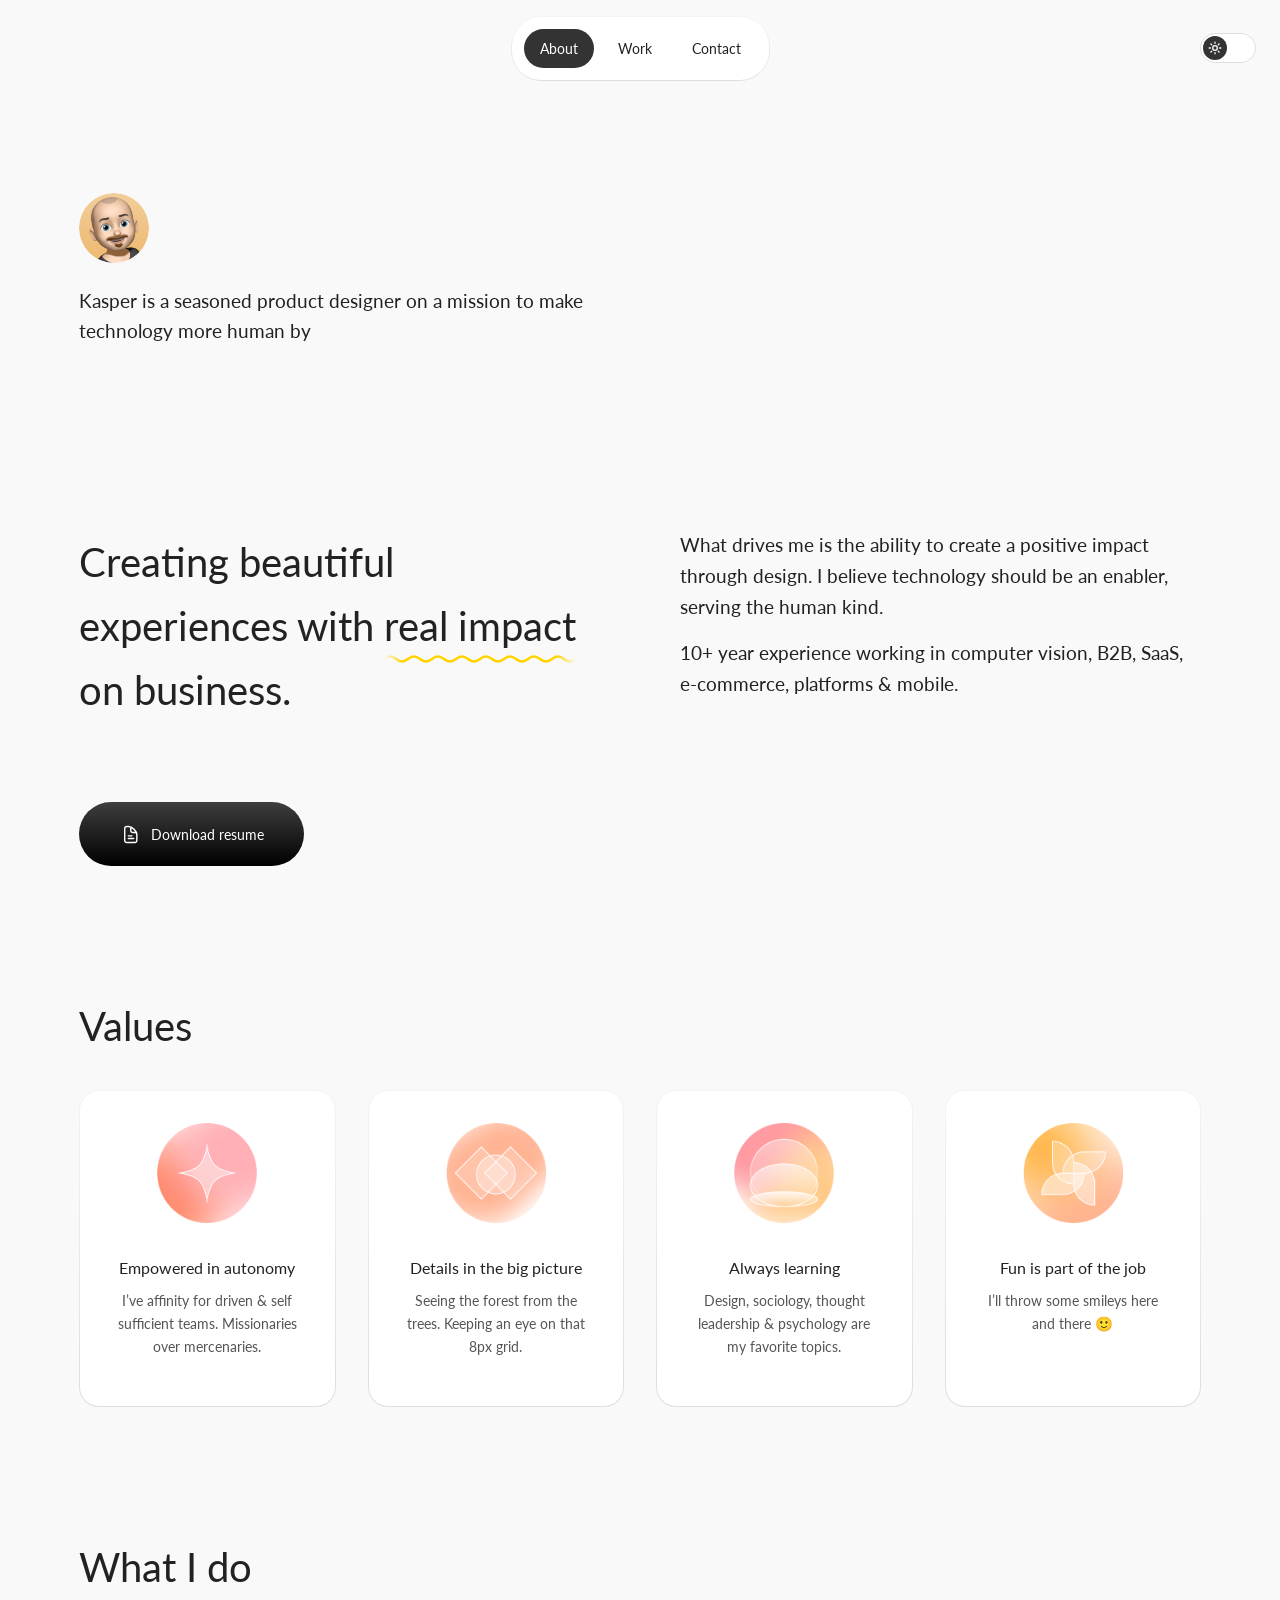
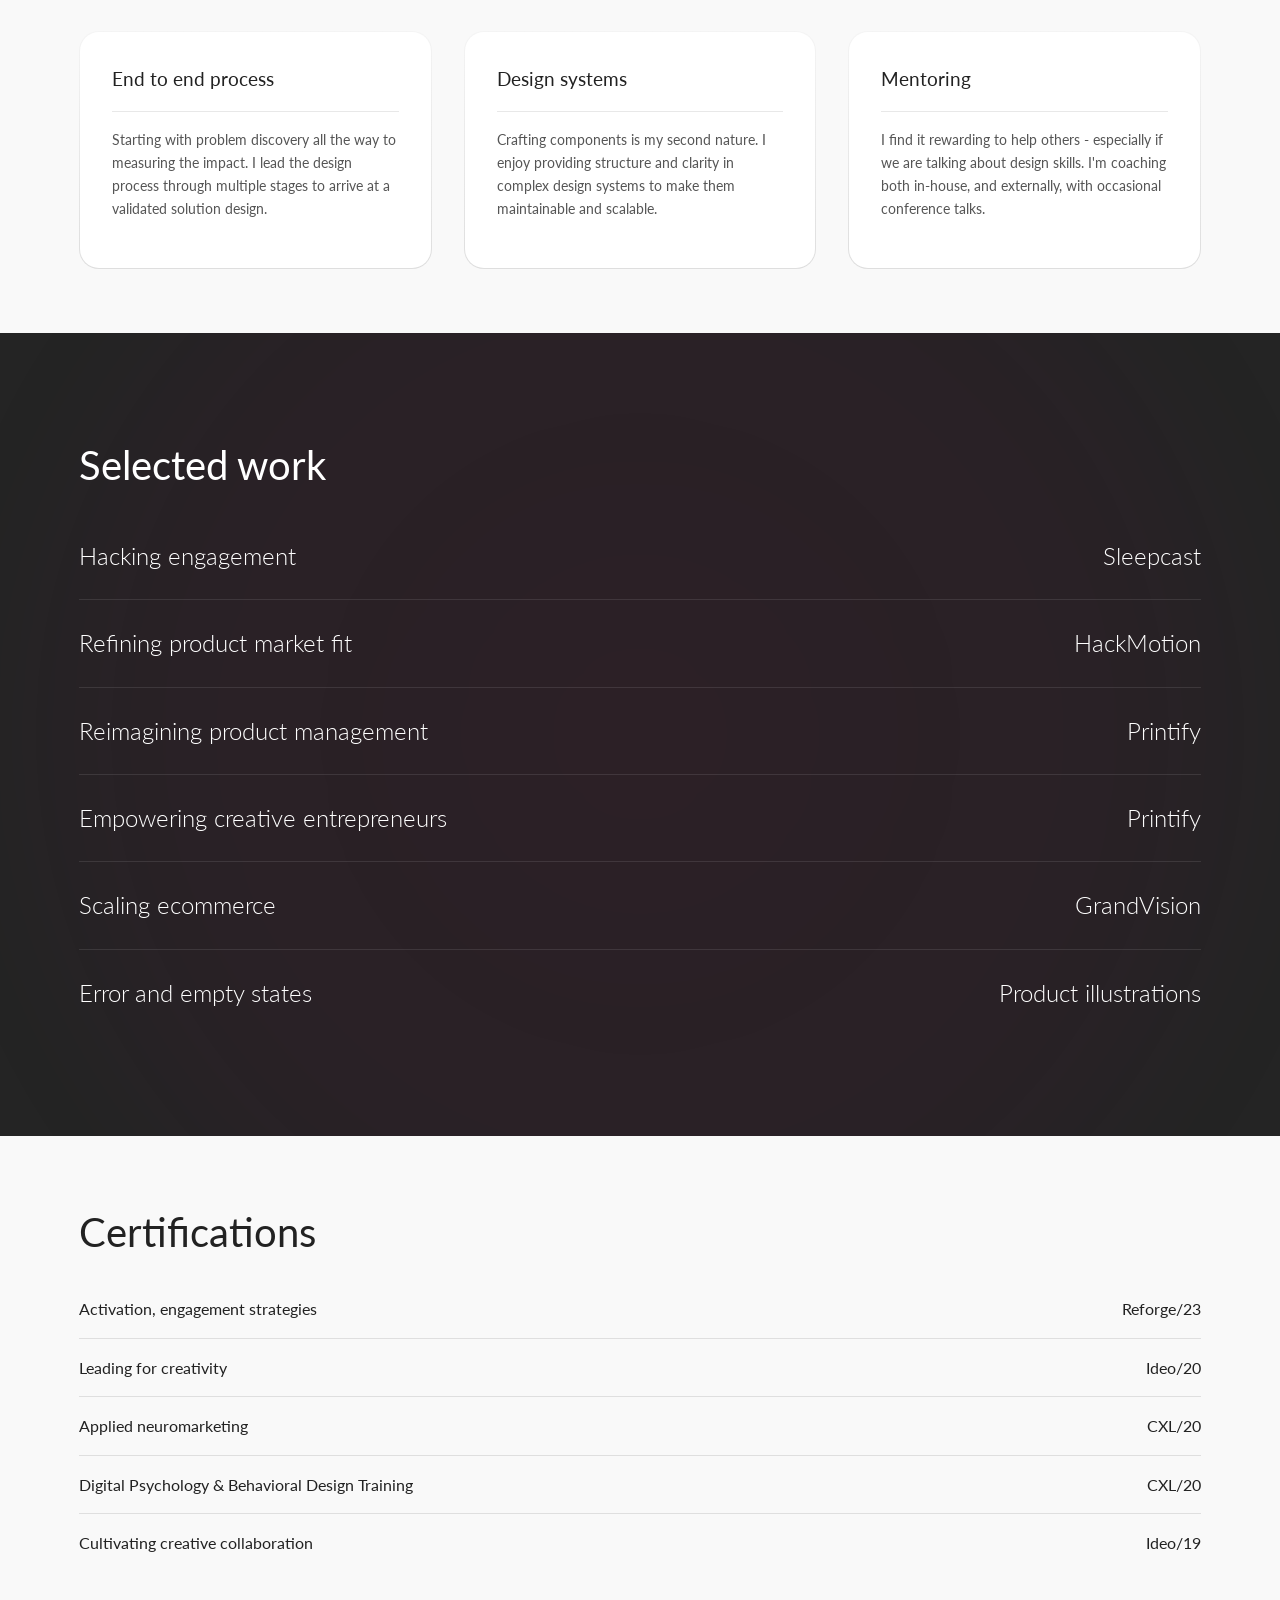
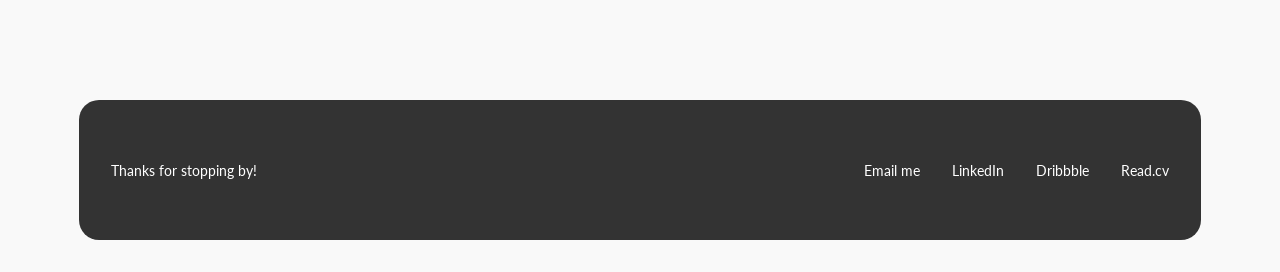
<file: index.html>
<!DOCTYPE html>
<html lang="en">
<head>
    <meta charset="UTF-8">
    <meta name="viewport" content="width=device-width, initial-scale=1.0">
    <link rel="preconnect" href="https://fonts.googleapis.com">
    <link rel="preconnect" href="https://fonts.gstatic.com" crossorigin>
    <script>
      (function () {
        var t;
        try { t = localStorage.getItem('theme'); } catch (e) {}
        if (t !== 'light' && t !== 'dark') {
          t = window.matchMedia && window.matchMedia('(prefers-color-scheme: dark)').matches ? 'dark' : 'light';
        }
        document.documentElement.setAttribute('data-theme', t);
      })();
    </script>
    <link rel="stylesheet" href="styles.css">
    <script src="scripts.js"></script>
    <link href="https://fonts.googleapis.com/css2?family=Lato:wght@300;400;700;900&display=swap" rel="stylesheet">
    <title>Kasper Jelaiskis - Product Designer</title>
   
    <link rel="icon" type="image/png" href="assets/favicon/favicon-96x96.png" sizes="96x96" />
    <link rel="icon" type="image/svg+xml" href="assets/favicon/favicon.svg" />
    <link rel="shortcut icon" href="assets/favicon/favicon.ico" />
    <link rel="apple-touch-icon" sizes="180x180" href="assets/favicon/apple-touch-icon.png" />
    <link rel="manifest" href="assets/favicon/site.webmanifest" />
    

</head>
<body>
    <header>
        <div class="nav-container">
            <nav>
                <a href="#about" class="active">About</a>
                <a href="#work">Work</a>
                <a href="#contact">Contact</a>
            </nav>
        </div>
        <button type="button" class="theme-toggle" role="switch" aria-checked="false" aria-label="Dark mode" title="Toggle dark mode">
          <span class="theme-toggle-knob" aria-hidden="true">
            <svg class="icon-sun" viewBox="0 0 24 24" fill="none" stroke="currentColor" stroke-width="2.2" stroke-linecap="round" stroke-linejoin="round"><circle cx="12" cy="12" r="4"/><path d="M12 2v2M12 20v2M4.93 4.93l1.41 1.41M17.66 17.66l1.41 1.41M2 12h2M20 12h2M4.93 19.07l1.41-1.41M17.66 6.34l1.41-1.41"/></svg>
            <svg class="icon-moon" viewBox="0 0 24 24" fill="none" stroke="currentColor" stroke-width="2.2" stroke-linecap="round" stroke-linejoin="round"><path d="M21 12.79A9 9 0 1 1 11.21 3 7 7 0 0 0 21 12.79z"/></svg>
          </span>
        </button>
    </header>
    
    <section>
        <div class="container">
            <img src="avatar.png" alt="Profile Avatar" class="avatar">
            <div class="tagline">   
            <h3> Kasper is a seasoned product designer on a mission to make technology more human by </h3>
            </div>
            <h1 class="main-heading">Design-driven change</h1>

          <div class="hero">
            <div class="hero-text">
                <h2>Creating beautiful experiences with <span class="highlight">real impact</span> on business.</h2>
            </div>
            <div class="hero-desc">
              <h3>What drives me is the ability to create a positive impact through design. I believe technology should be an enabler, serving the human kind.</h3>
              <h3>10+ year experience working in computer vision, B2B, SaaS, e-commerce, platforms & mobile.</h3>
            </div>
          </div>
          <a href="#" class="download-btn">Download resume</a>
        </div>
      </section>
    
    <section>
        <div class="container">
            <h2>Values</h2>
            <div class="values-grid">
                <div class="value-card">
                    <div class="value-icon icon-1">
                        <img src="val-1.png" alt="Empowered" class="icon-img">
                    </div>
                    <h4>Empowered in autonomy</h4>
                    <p>I’ve affinity for driven & self sufficient teams. Missionaries over mercenaries.</p>
                </div>
                <div class="value-card">
                    <div class="value-icon icon-2">
                        <img src="val-2.png" alt="Details" class="icon-img">
                    </div>
                    <h4>Details in the big picture</h4>
                    <p>Seeing the forest from the trees. Keeping an eye on that 8px grid.</p>
                </div>
                <div class="value-card">
                    <div class="value-icon icon-3">
                        <img src="val-3.png" alt="Learning" class="icon-img">
                    </div>
                    <h4>Always learning</h4>
                    <p>Design, sociology, thought leadership & psychology are my favorite topics.</p>
                </div>
                <div class="value-card">
                    <div class="value-icon icon-4">
                        <img src="val-4.png" alt="Fun" class="icon-img">
                    </div>
                    <h4>Fun is part of the job</h4>
                    <p>I’ll throw some smileys here and there 🙂</p>
                </div>
            </div>
        </div>
    </section>
    
    <section>
        <div class="container">
            <h2>What I do</h2>
            <div class="services-grid">
                <div class="service-card">
                    <h3>End to end process</h3>
                    <hr class="card-divider">
                    <p>Starting with problem discovery all the way to measuring the impact. I lead the design process through multiple stages to arrive at a validated solution design.</p>
                </div>
                <div class="service-card">
                    <h3>Design systems</h3>
                    <hr class="card-divider">
                    <p>Crafting components is my second nature. I enjoy providing structure and clarity in complex design systems to make them maintainable and scalable.</p>
                </div>
                <div class="service-card">
                    <h3>Mentoring</h3>
                    <hr class="card-divider">
                    <p>I find it rewarding to help others - especially if we are talking about design skills. I'm coaching both in-house, and externally, with occasional conference talks.</p>
                </div>
            </div>
        </div>
    </section>
    
    <section class="work-section">
        <div class="container">
            <h2>Selected work</h2>
            <div class="work-list">
                <div class="work-item">
                    <img src="images/sleepcast-cover.png" alt="Sleepcast" class="work-image">
                    <a href="sleepcast.html">
                        <div class="work-title">Hacking engagement</div>
                        <div class="work-company">Sleepcast</div>
                    </a>
                </div>
                <div class="work-item">
                    <img src="images/HM2.png" alt="HackMotion" class="work-image">
                    <a href="hackmotion.html">
                        <div class="work-title">Refining product market fit</div>
                        <div class="work-company">HackMotion</div>
                    </a>
                </div>
                <div class="work-item">
                    <img src="images/pfy_cover3.png" alt="Printify" class="work-image">
                    <a href="printify1.html">
                        <div class="work-title">Reimagining product management</div>
                        <div class="work-company">Printify</div>
                    </a>
                </div>
                <div class="work-item">
                    <img src="images/pfy_cover1.png" alt="Printify" class="work-image">
                    <a href="printify2.html">
                        <div class="work-title">Empowering creative entrepreneurs</div>
                        <div class="work-company">Printify</div>
                    </a>
                </div>
                <div class="work-item">
                    <img src="work-grandvision.jpg" alt="GrandVision" class="work-image">
                    <a href="grandvision.html">
                        <div class="work-title">Scaling ecommerce</div>
                        <div class="work-company">GrandVision</div>
                    </a>
                </div>
                <div class="work-item">
                    <img src="images/illustrations.jpg" alt="Product Illustrations" class="work-image">
                    <a href="illustrations.html">
                        <div class="work-title">Error and empty states</div>
                        <div class="work-company">Product illustrations</div>
                    </a>
                </div>
            </div>
        
        </div>
    </section>
    
    <section>
        <div class="container">
            <h2>Certifications</h2>
            <div class="cert-list">
                <div class="cert-item">
                    <div>Activation, engagement strategies</div>
                    <div>Reforge/23</div>
                </div>
                <div class="cert-item">
                    <div>Leading for creativity</div>
                    <div>Ideo/20</div>
                </div>
                <div class="cert-item">
                    <div>Applied neuromarketing</div>
                    <div>CXL/20</div>
                </div>
                <div class="cert-item">
                    <div>Digital Psychology & Behavioral Design Training</div>
                    <div>CXL/20</div>
                </div>
                <div class="cert-item">
                    <div>Cultivating creative collaboration</div>
                    <div>Ideo/19</div>
                </div>
            </div>
        </div>
    </section>
    
    <footer>
        <div class="container">
          <div class="footer-links-container">
            <div class="footer-text">Thanks for stopping by!</div>
            <div class="social-links">
              <a href="mailto:ksprs@icloud.com">Email me</a>
              <a href="https://www.linkedin.com/in/kasper-jelaiskis-8974b57b/" target="_blank" rel="noopener noreferrer">LinkedIn</a>
              <a href="https://dribbble.com/kasperj" target="_blank" rel="noopener noreferrer">Dribbble</a>
              <a href="https://read.cv/kasperj" target="_blank" rel="noopener noreferrer">Read.cv</a>
            </div>
          </div>
        </div>
      </footer>
</body>
</html>
</file>
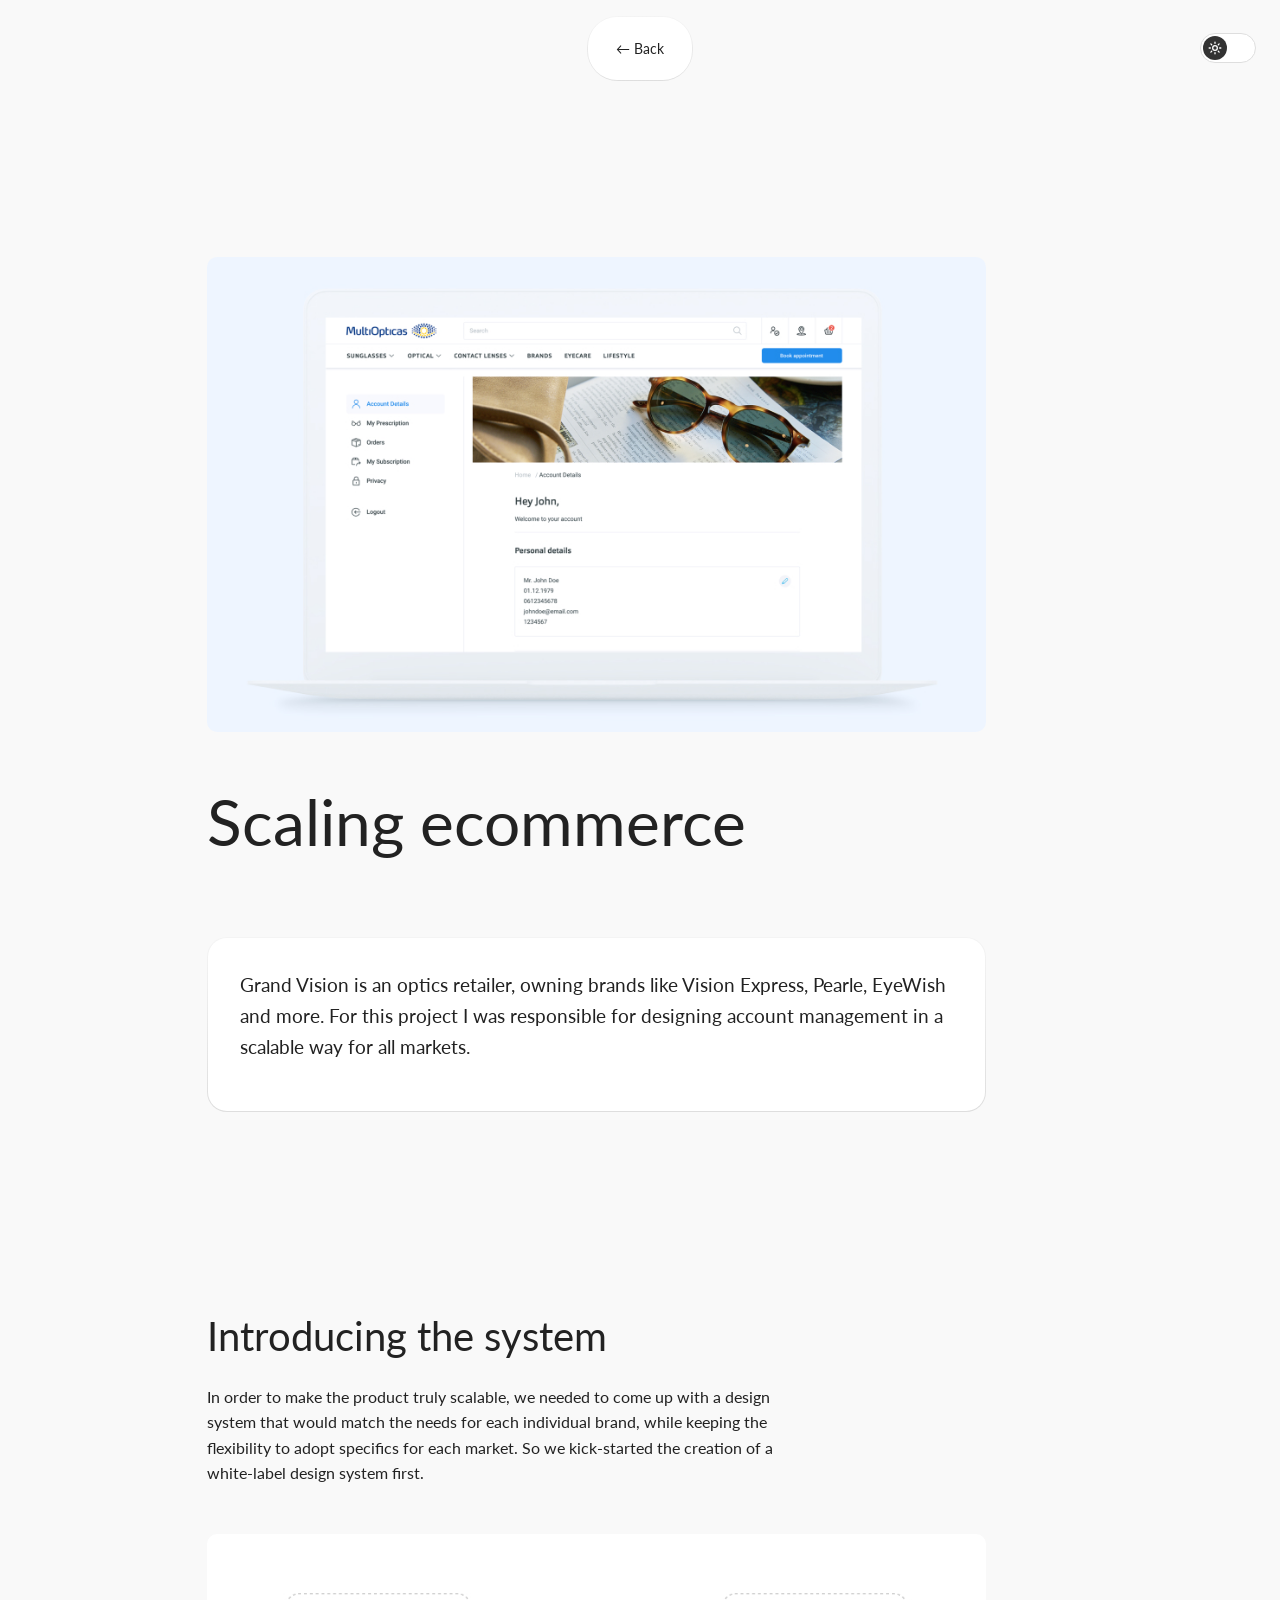
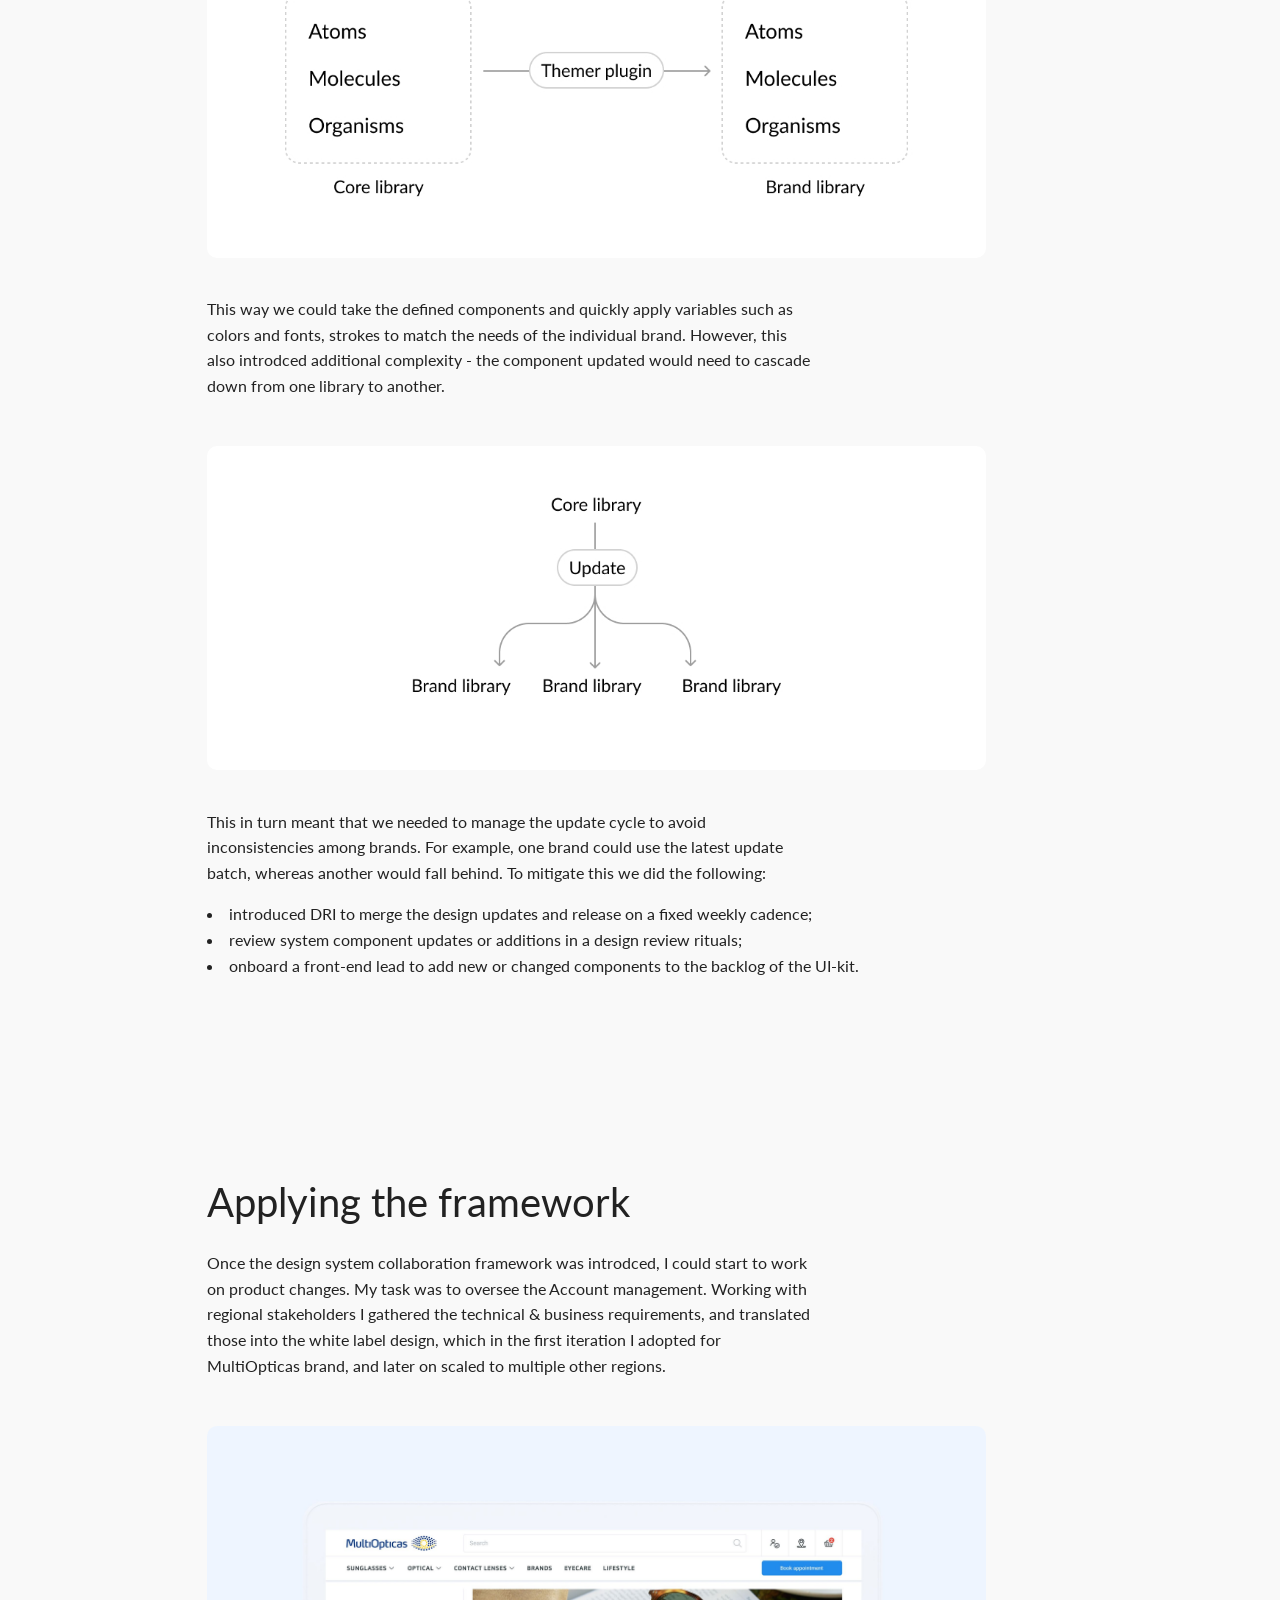
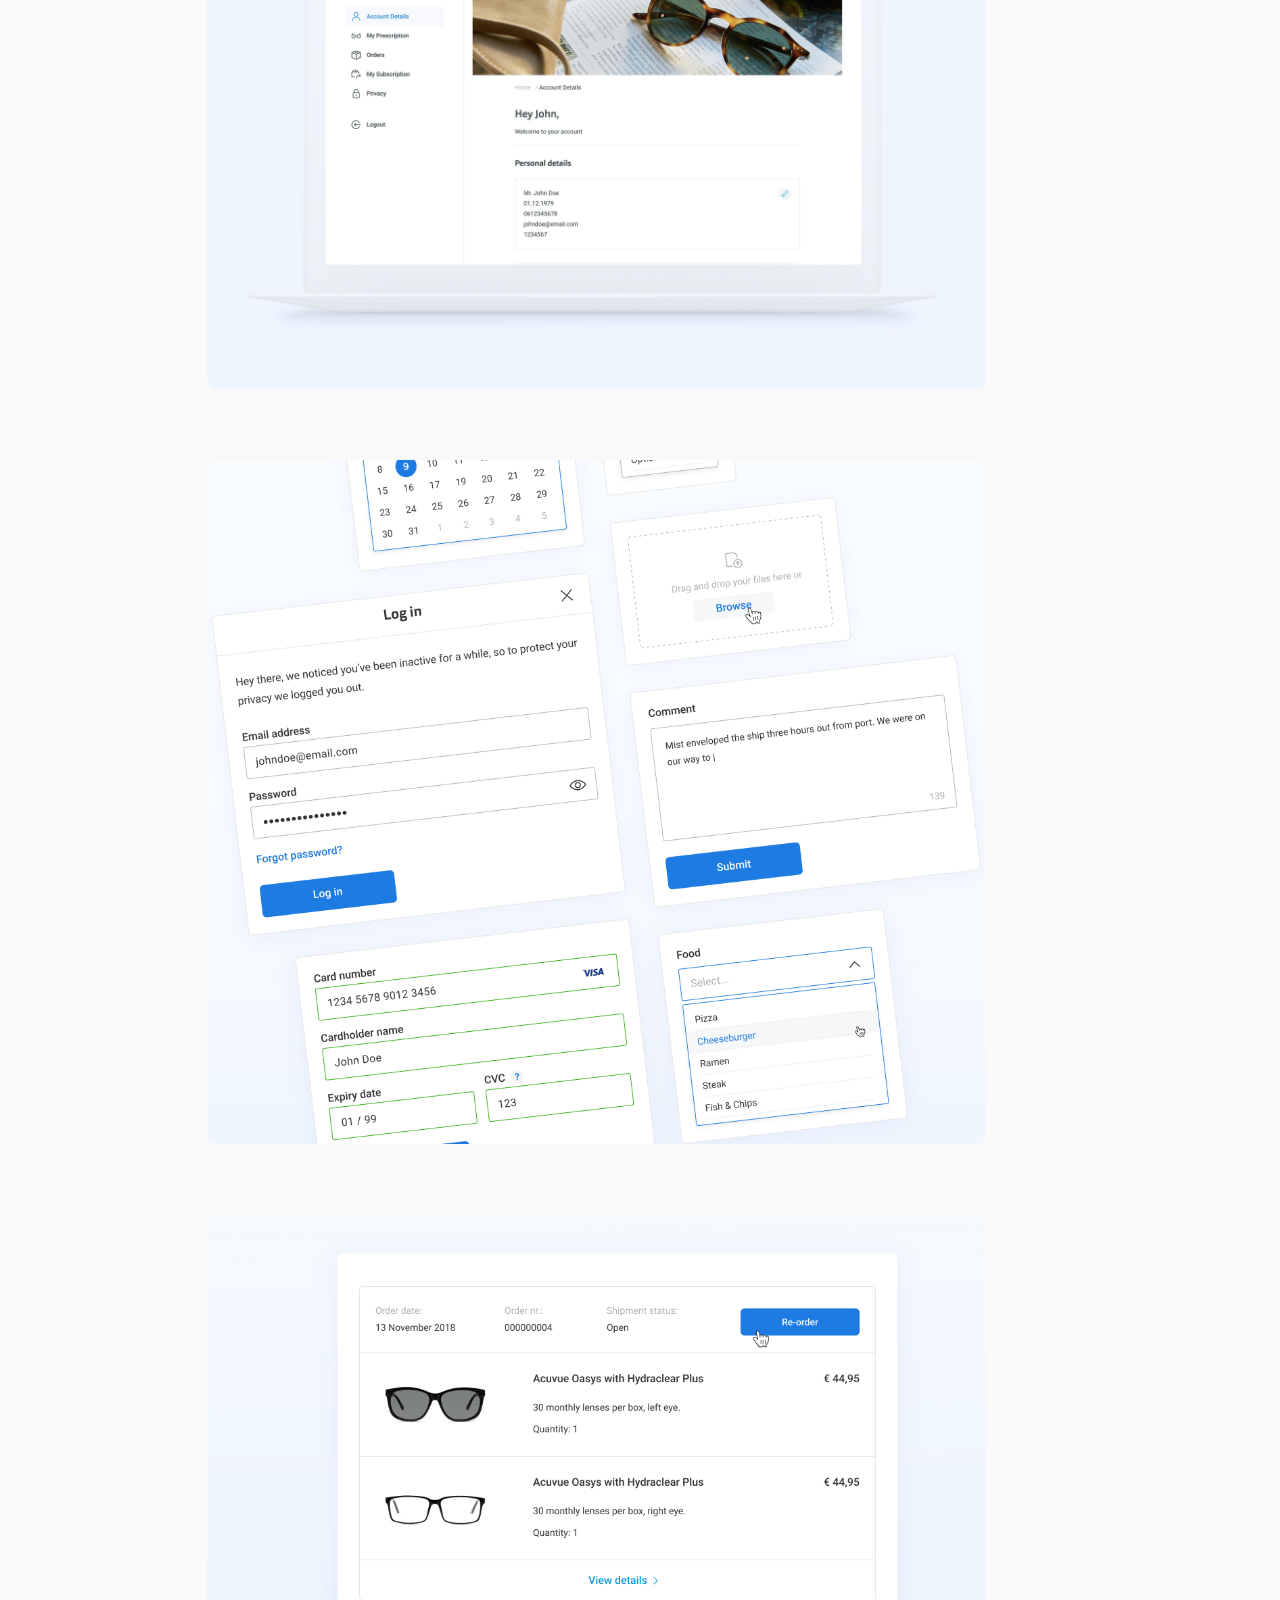
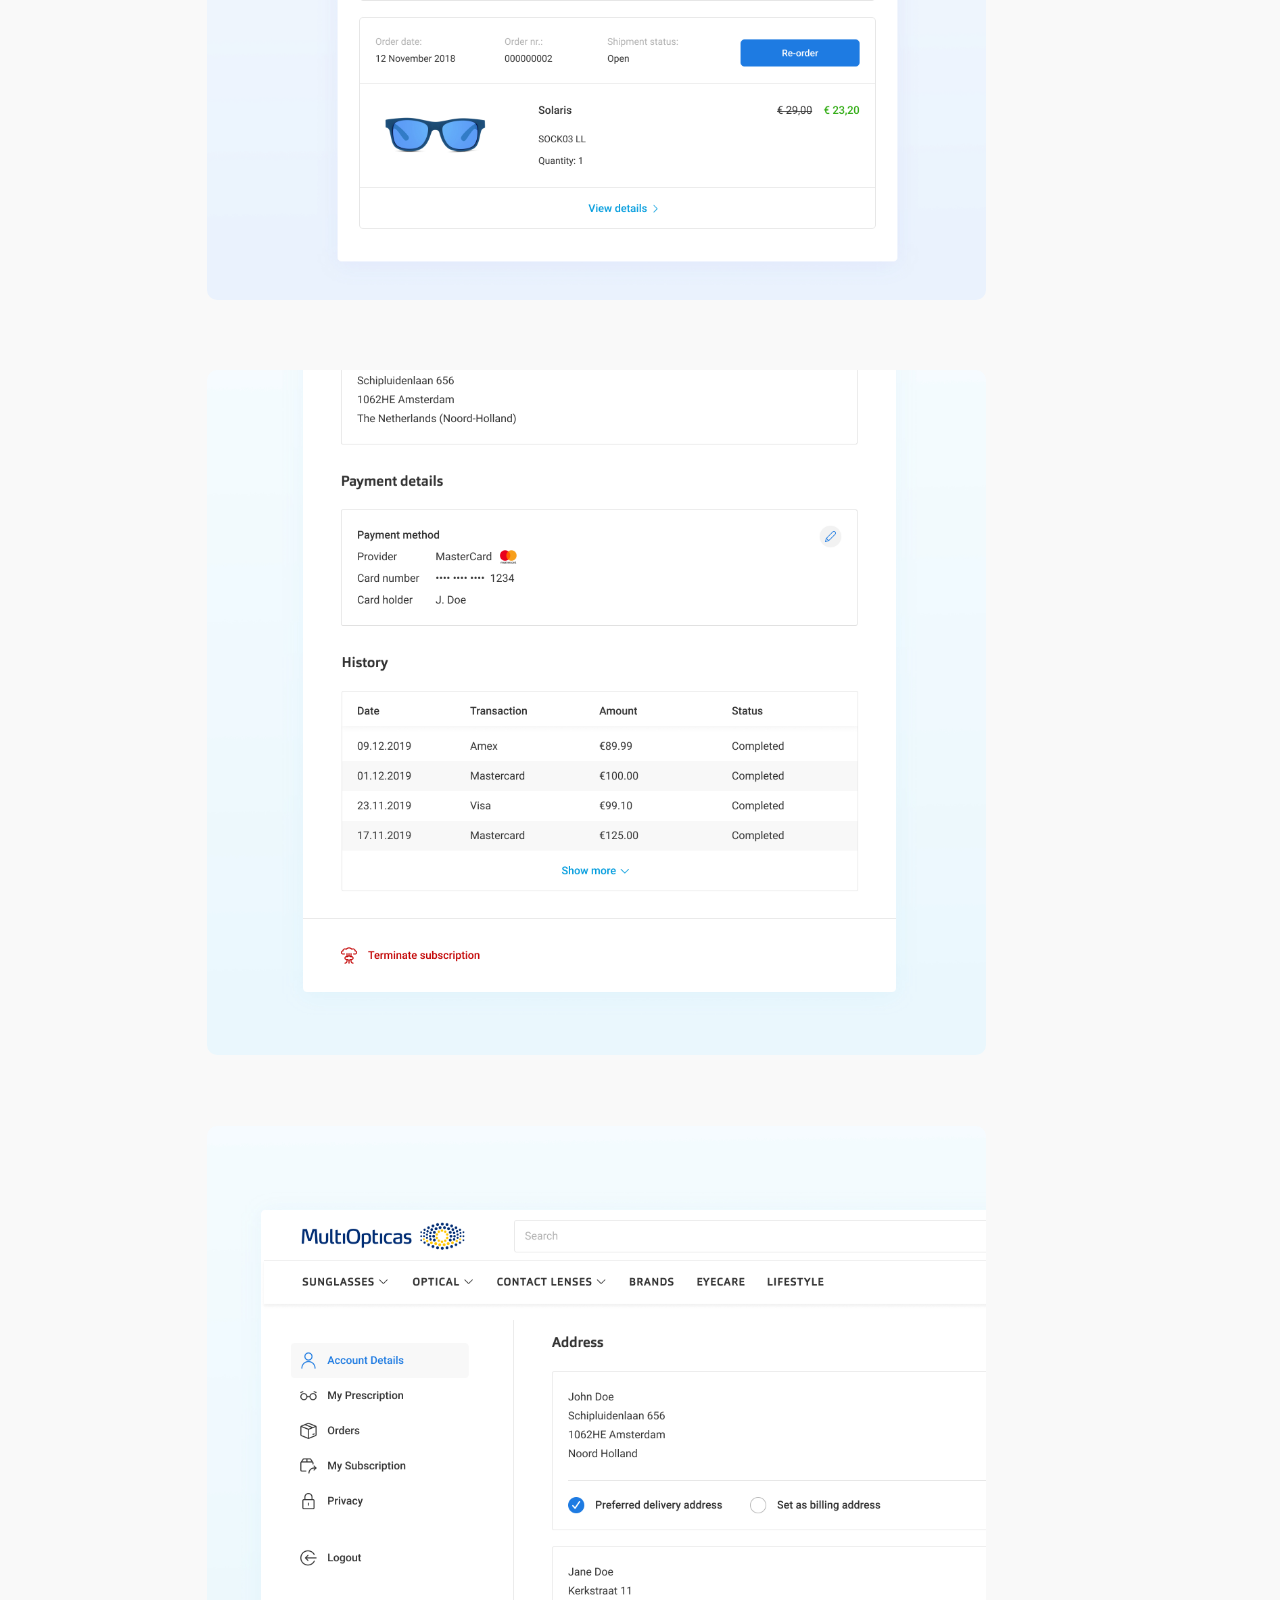
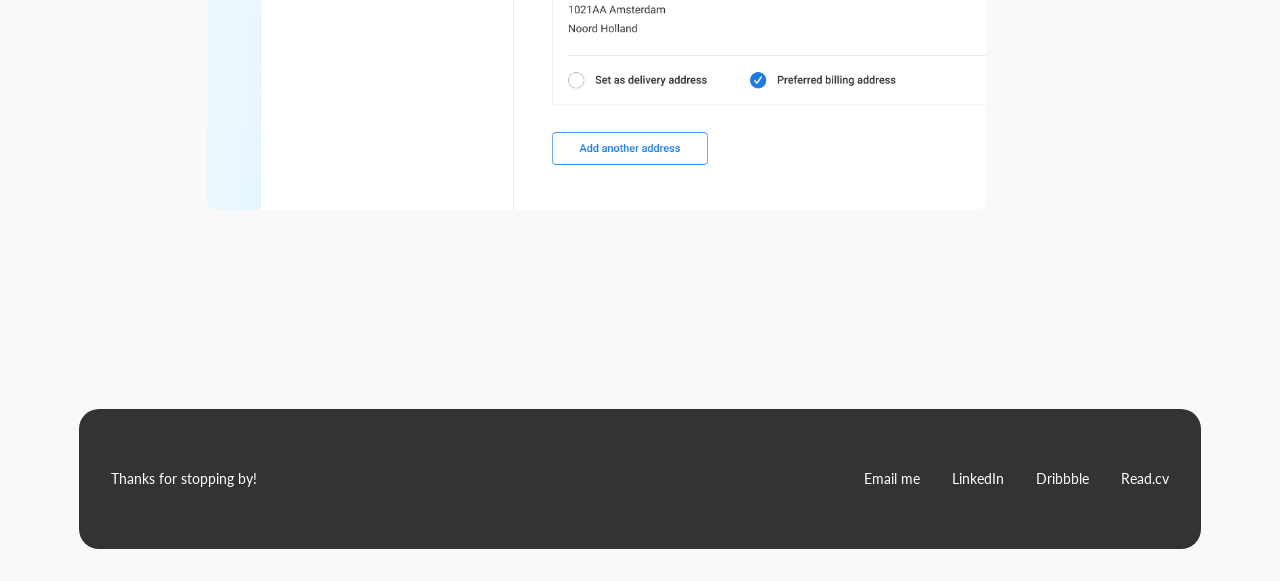
<file: grandvision.html>
<!DOCTYPE html>
<html lang="en">
<head>
    <meta charset="UTF-8">
    <meta name="viewport" content="width=device-width, initial-scale=1.0">
    <link rel="preconnect" href="https://fonts.googleapis.com">
    <link rel="preconnect" href="https://fonts.gstatic.com" crossorigin>
    <link href="https://fonts.googleapis.com/css2?family=Lato:wght@300;400;700;900&display=swap" rel="stylesheet">
    <script>
      (function () {
        var t;
        try { t = localStorage.getItem('theme'); } catch (e) {}
        if (t !== 'light' && t !== 'dark') {
          t = window.matchMedia && window.matchMedia('(prefers-color-scheme: dark)').matches ? 'dark' : 'light';
        }
        document.documentElement.setAttribute('data-theme', t);
      })();
    </script>
    <link rel="stylesheet" href="styles.css">
    <title>Scaling Ecommerce</title>

    <link rel="icon" type="image/png" href="assets/favicon/favicon-96x96.png" sizes="96x96" />
    <link rel="icon" type="image/svg+xml" href="assets/favicon/favicon.svg" />
    <link rel="shortcut icon" href="assets/favicon/favicon.ico" />
    <link rel="apple-touch-icon" sizes="180x180" href="assets/favicon/apple-touch-icon.png" />
    <link rel="manifest" href="assets/favicon/site.webmanifest" />

</head>
<body>
    <header>
        <div class="nav-container">
          <nav>
            <a href="./index.html" onclick="window.location.href='./index.html'; return false;">← Back</a>
          </nav>
        </div>
        <button type="button" class="theme-toggle" role="switch" aria-checked="false" aria-label="Dark mode" title="Toggle dark mode">
          <span class="theme-toggle-knob" aria-hidden="true">
            <svg class="icon-sun" viewBox="0 0 24 24" fill="none" stroke="currentColor" stroke-width="2.2" stroke-linecap="round" stroke-linejoin="round"><circle cx="12" cy="12" r="4"/><path d="M12 2v2M12 20v2M4.93 4.93l1.41 1.41M17.66 17.66l1.41 1.41M2 12h2M20 12h2M4.93 19.07l1.41-1.41M17.66 6.34l1.41-1.41"/></svg>
            <svg class="icon-moon" viewBox="0 0 24 24" fill="none" stroke="currentColor" stroke-width="2.2" stroke-linecap="round" stroke-linejoin="round"><path d="M21 12.79A9 9 0 1 1 11.21 3 7 7 0 0 0 21 12.79z"/></svg>
          </span>
        </button>
      </header>
    
    <section id="project-hero">
        <div class="work-container">
            <div class="project-grid">
               <div class="project-image-container">
                <img src="work-grandvision.jpg" alt="GrandVision" class="project-hero-image">
            </div>
            <div>
                <h1>Scaling ecommerce</h1>
                <div class="summary-card">
                <h3>Grand Vision is an optics retailer, owning brands like Vision Express, Pearle, EyeWish and more. For this project I was responsible for designing account management in a scalable way for all markets.</h3>
            </div>    
            </div>
            </div>
            
         
        </div>
    </section>
    
    <section id="design system">
        <div class="work-container">
            <div class="project-grid">
                <h2>Introducing the system</h2>
                    <p class="p-case">In order to make the product truly scalable, we needed to come up with a design system that would match the needs for each individual brand, while keeping the flexibility to adopt specifics for each market.
                        So we kick-started the creation of a white-label design system first.
                    </p>
                    <div class="project-image-container">
                        <img src="images/wl_system.jpg" class="project-hero-image">
                    </div>
                    <p class="p-case">This way we could take the defined components and quickly apply variables such as colors and fonts, strokes to match the needs of the individual brand. However, this also introdced
                        additional complexity - the component updated would need to cascade down from one library to another.
                    </p>    
                    <div class="project-image-container">
                        <img src="images/updates.jpg" class="project-hero-image">
                    </div>
                    <p class="p-case">This in turn meant that we needed to manage the update cycle to avoid inconsistencies among brands. For example, one brand could use the latest update batch, whereas another would fall behind. 
                        To mitigate this we did the following:
                    </p> 
                    <li>
                        introduced DRI to merge the design updates and release on a fixed weekly cadence;
                    </li>
                    <li>
                        review system component updates or additions in a design review rituals;
                    </li>
                    <li>
                        onboard a front-end lead to add new or changed components to the backlog of the UI-kit.
                    </li>
            
        </div>
    </section>
    
 <section id="account">
    <div class="work-container"> 
        <div class="project-grid">  
            <h2>Applying the framework</h2>
            <p class="p-case">Once the design system collaboration framework was introdced, I could start to work on product changes. My task was to 
                oversee the Account management. Working with regional stakeholders I gathered the technical & business requirements, and translated those into the white label design,
                which in the first iteration I adopted for MultiOpticas brand, and later on scaled to multiple other regions.
            </p>  
            <div class="project-image-container">
                <img src="images/gv1.jpg" class="project-hero-image">
                <img src="images/gv2.jpg" class="project-hero-image">
                <img src="images/gv3.jpeg" class="project-hero-image">
                <img src="images/gv4.jpeg" class="project-hero-image">
                <img src="images/gv5.jpeg" class="project-hero-image">

            </div>
        </div>
    </div>
 </section>
    
 <footer>
    <div class="container">
      <div class="footer-links-container">
        <div class="footer-text">Thanks for stopping by!</div>
        <div class="social-links">
          <a href="mailto:ksprs@icloud.com">Email me</a>
          <a href="https://www.linkedin.com/in/kasper-jelaiskis-8974b57b/" target="_blank" rel="noopener noreferrer">LinkedIn</a>
          <a href="https://dribbble.com/kasperj" target="_blank" rel="noopener noreferrer">Dribbble</a>
          <a href="https://read.cv/kasperj" target="_blank" rel="noopener noreferrer">Read.cv</a>
        </div>
      </div>
    </div>
  </footer>
    <script src="scripts.js"></script>
</body>
</html>
</file>
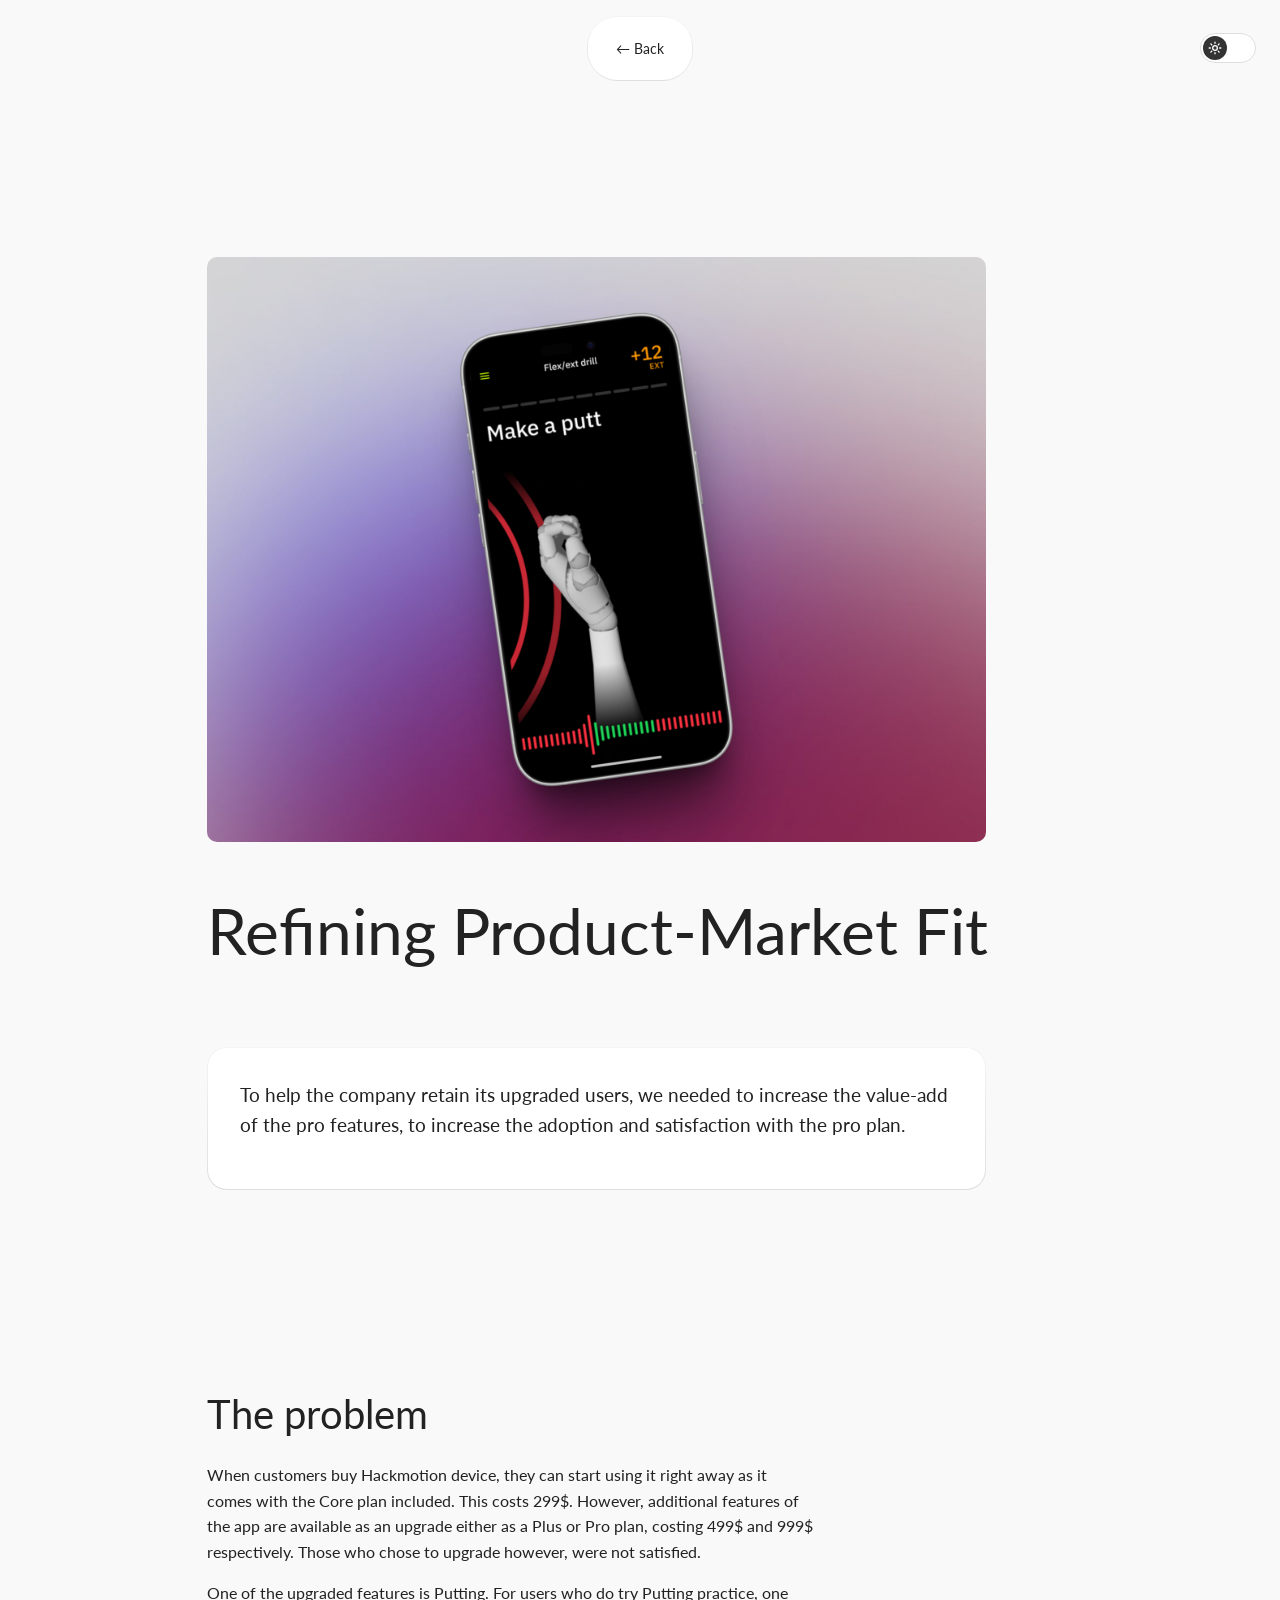
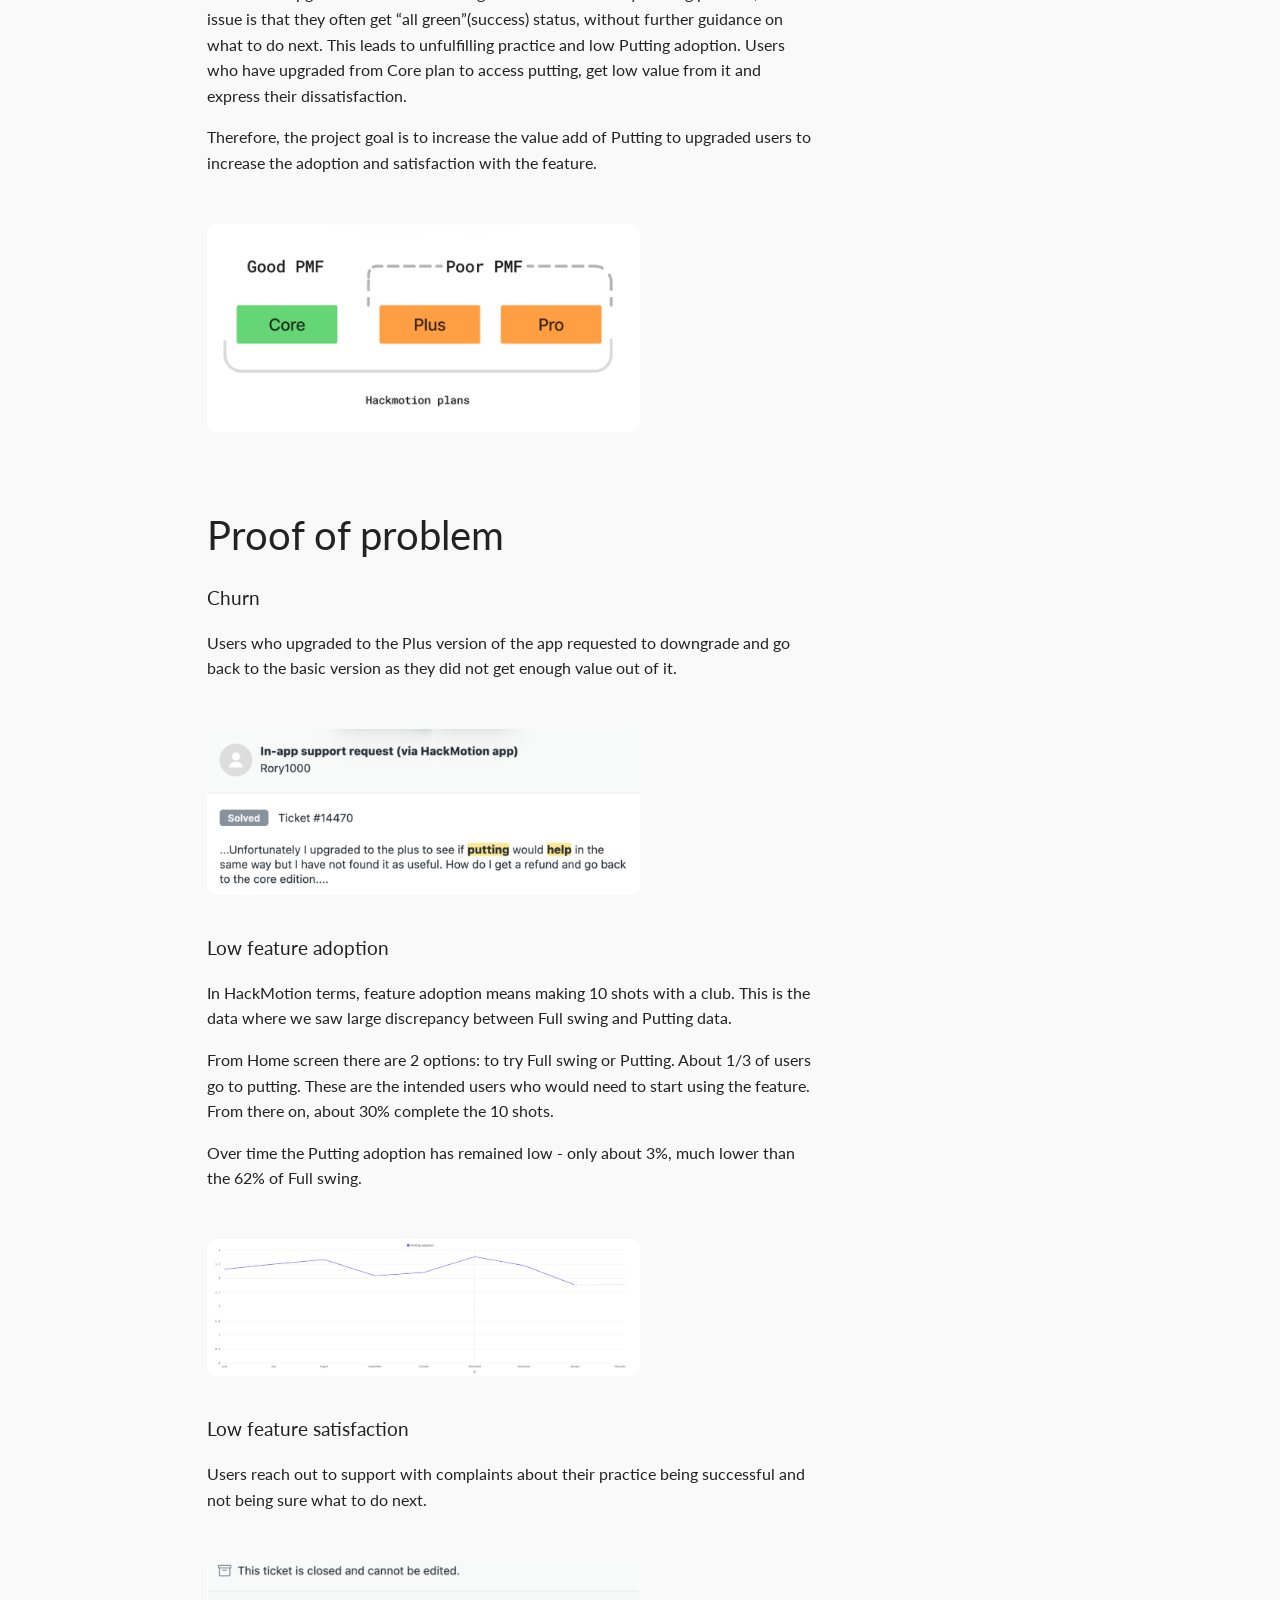
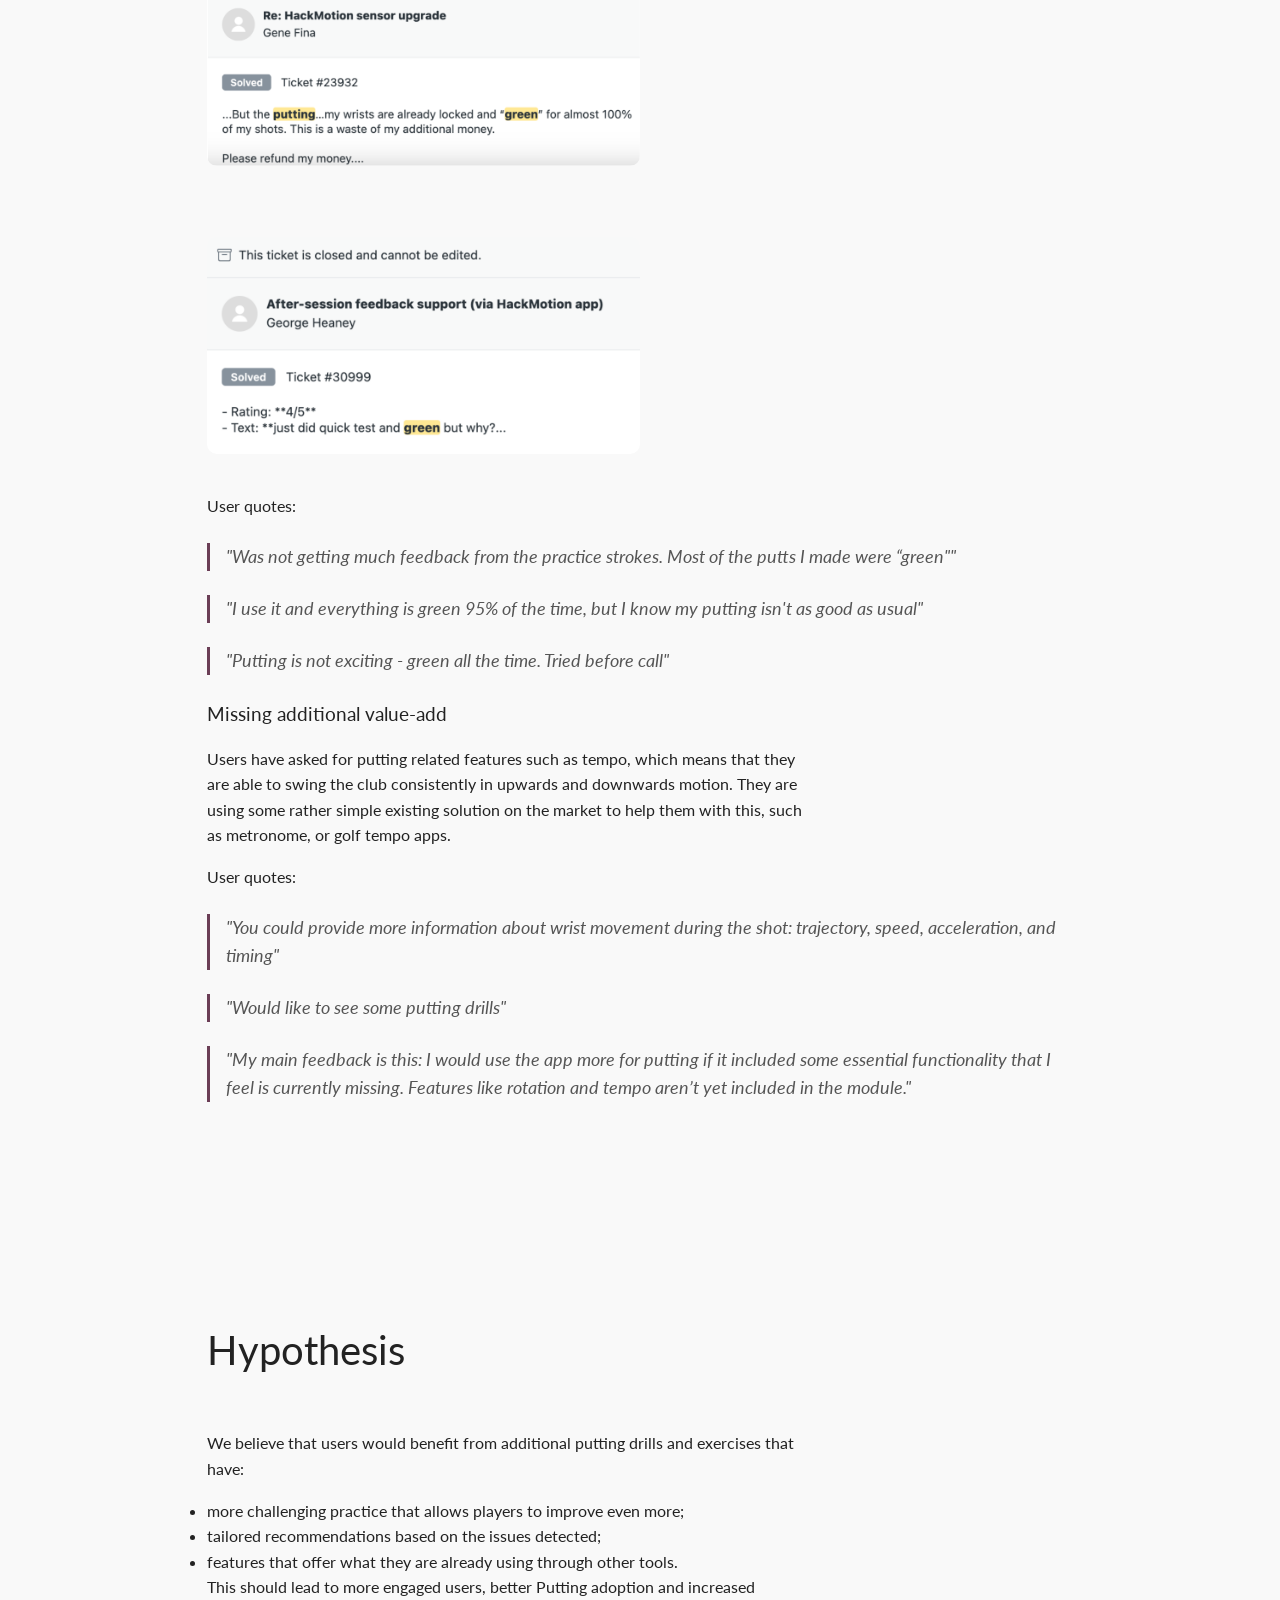
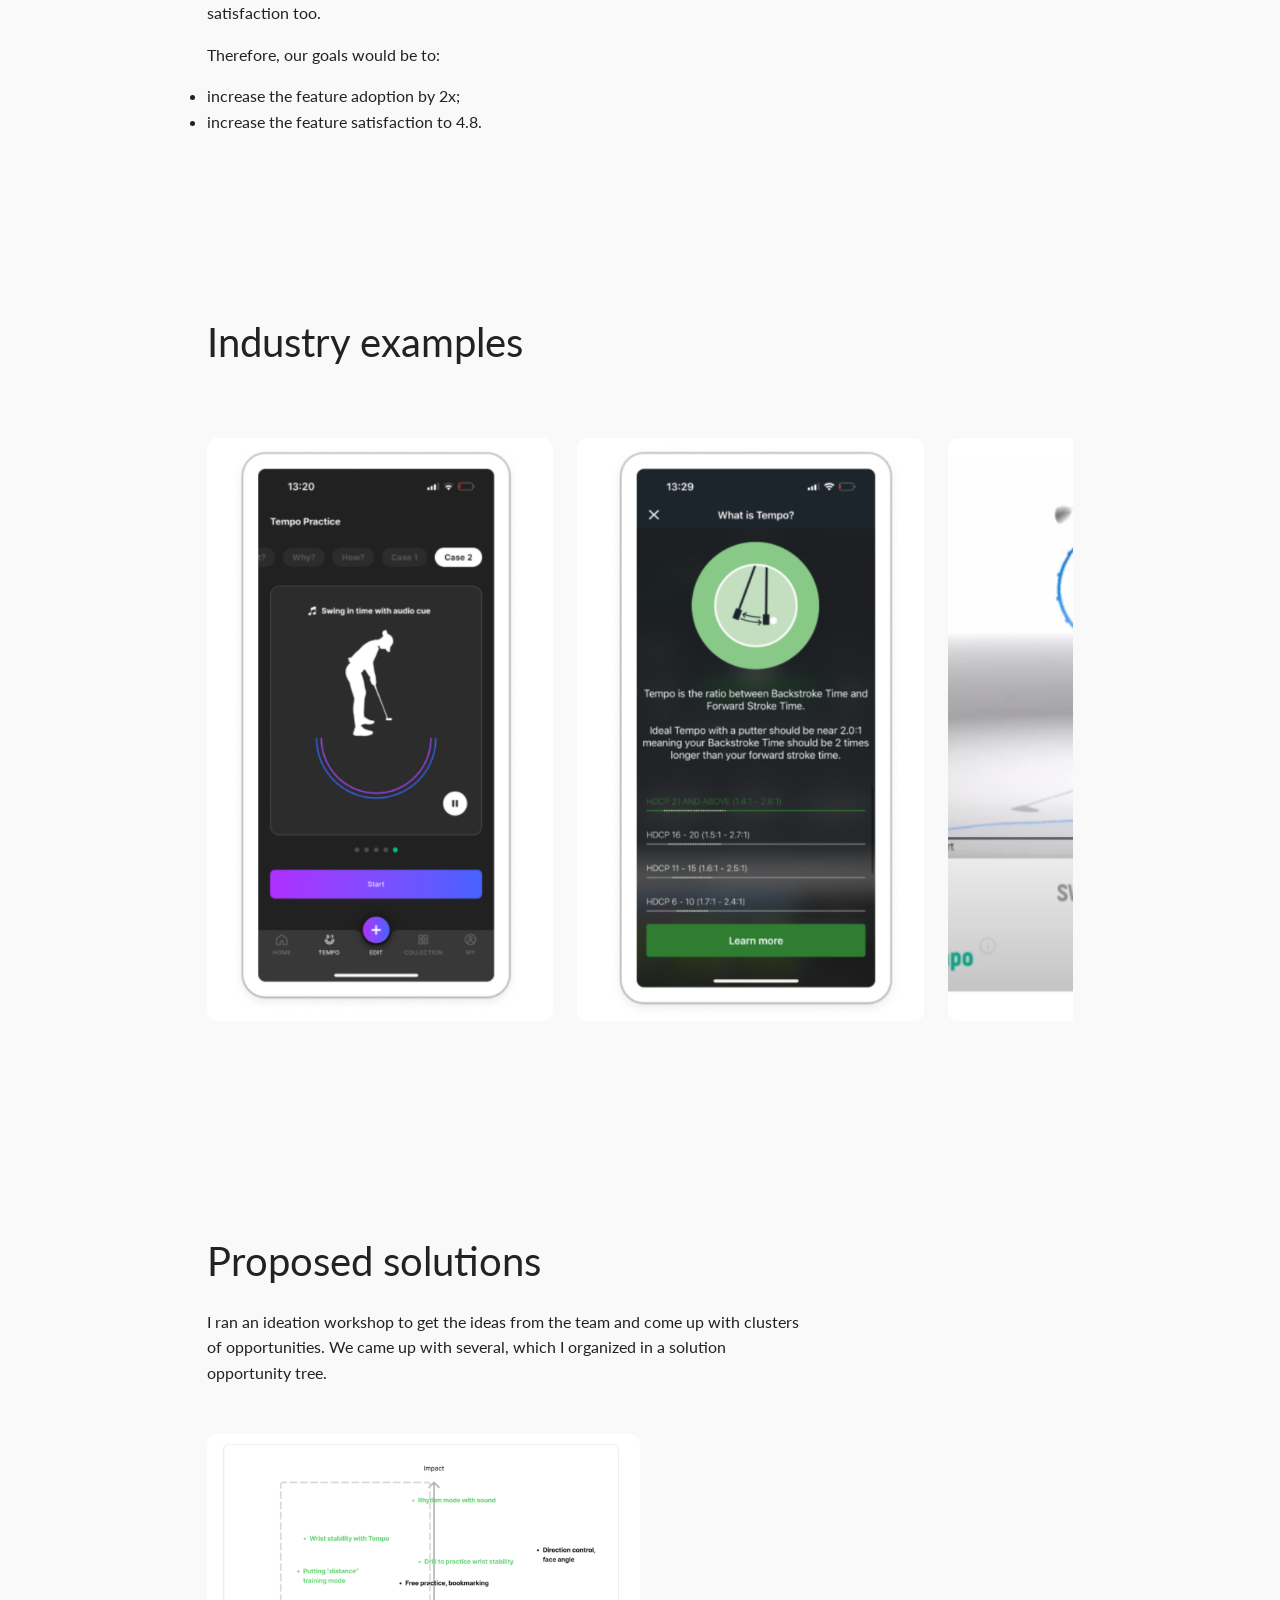
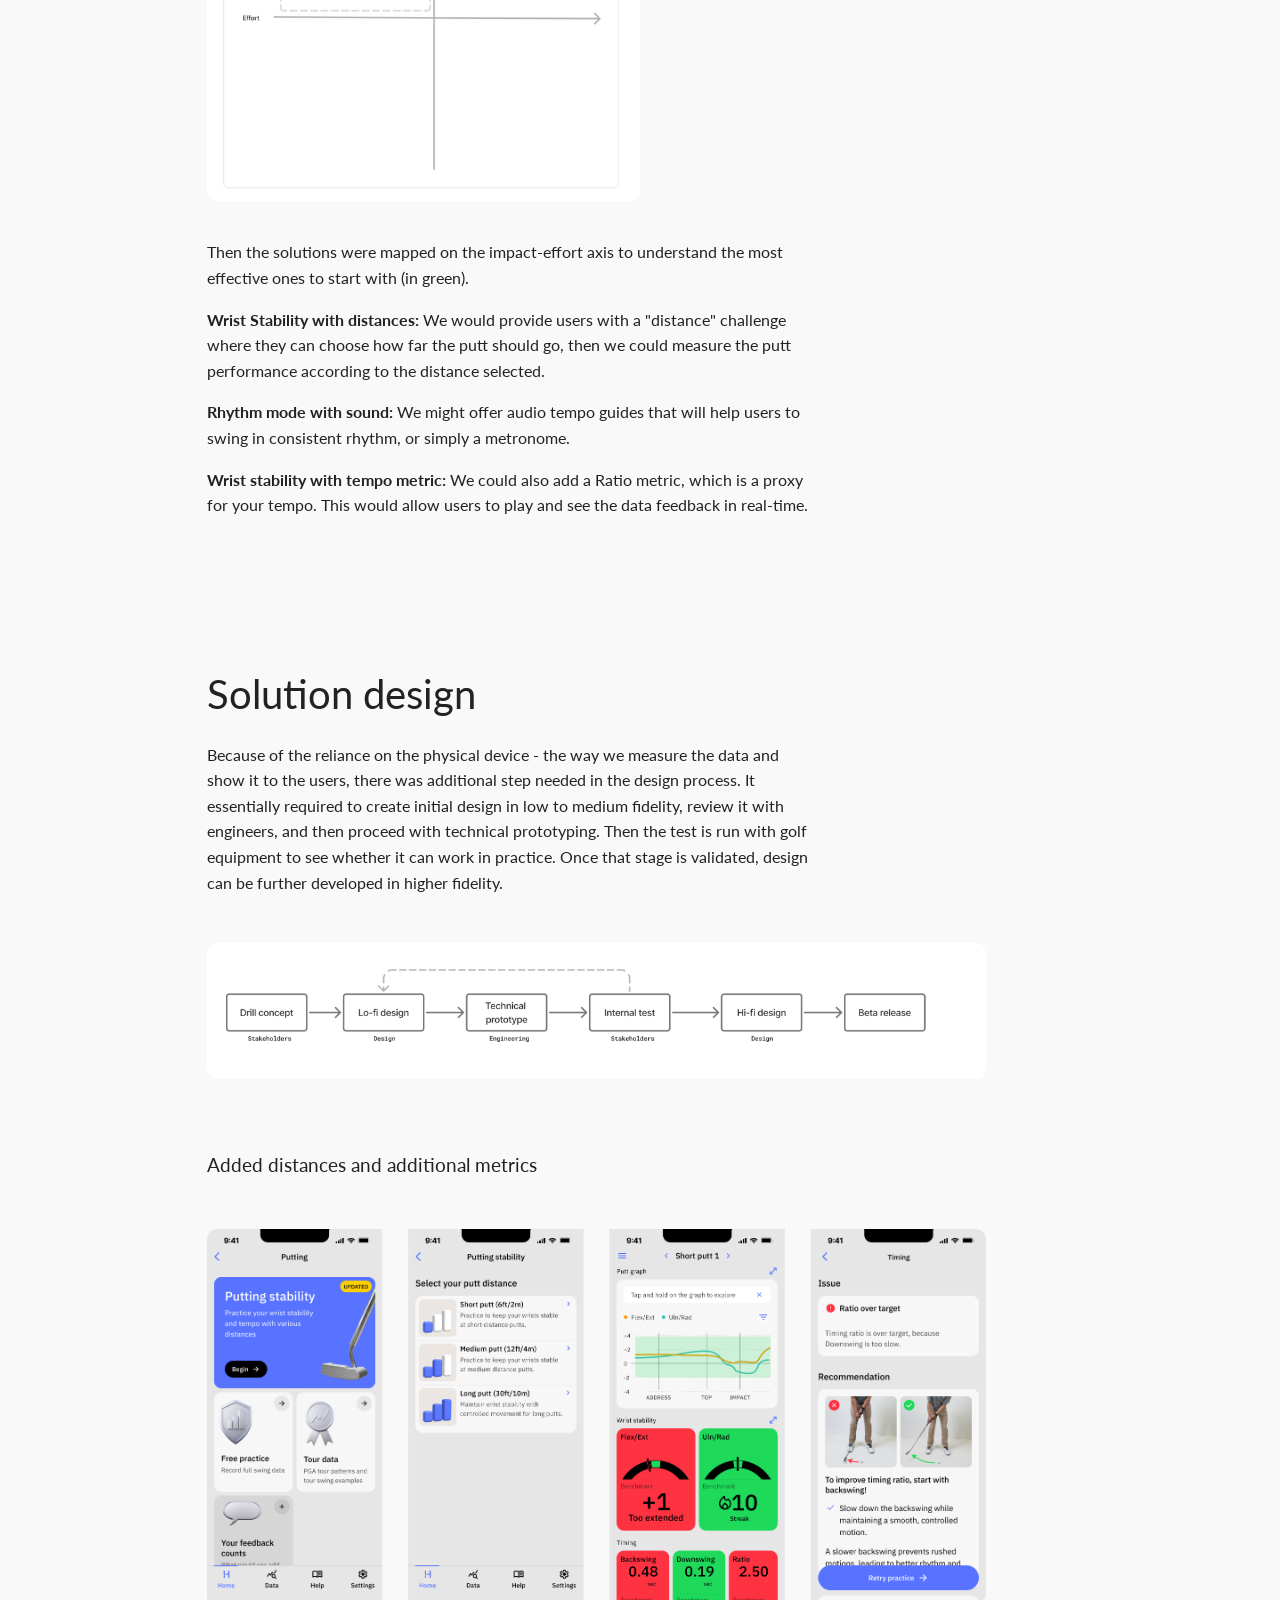
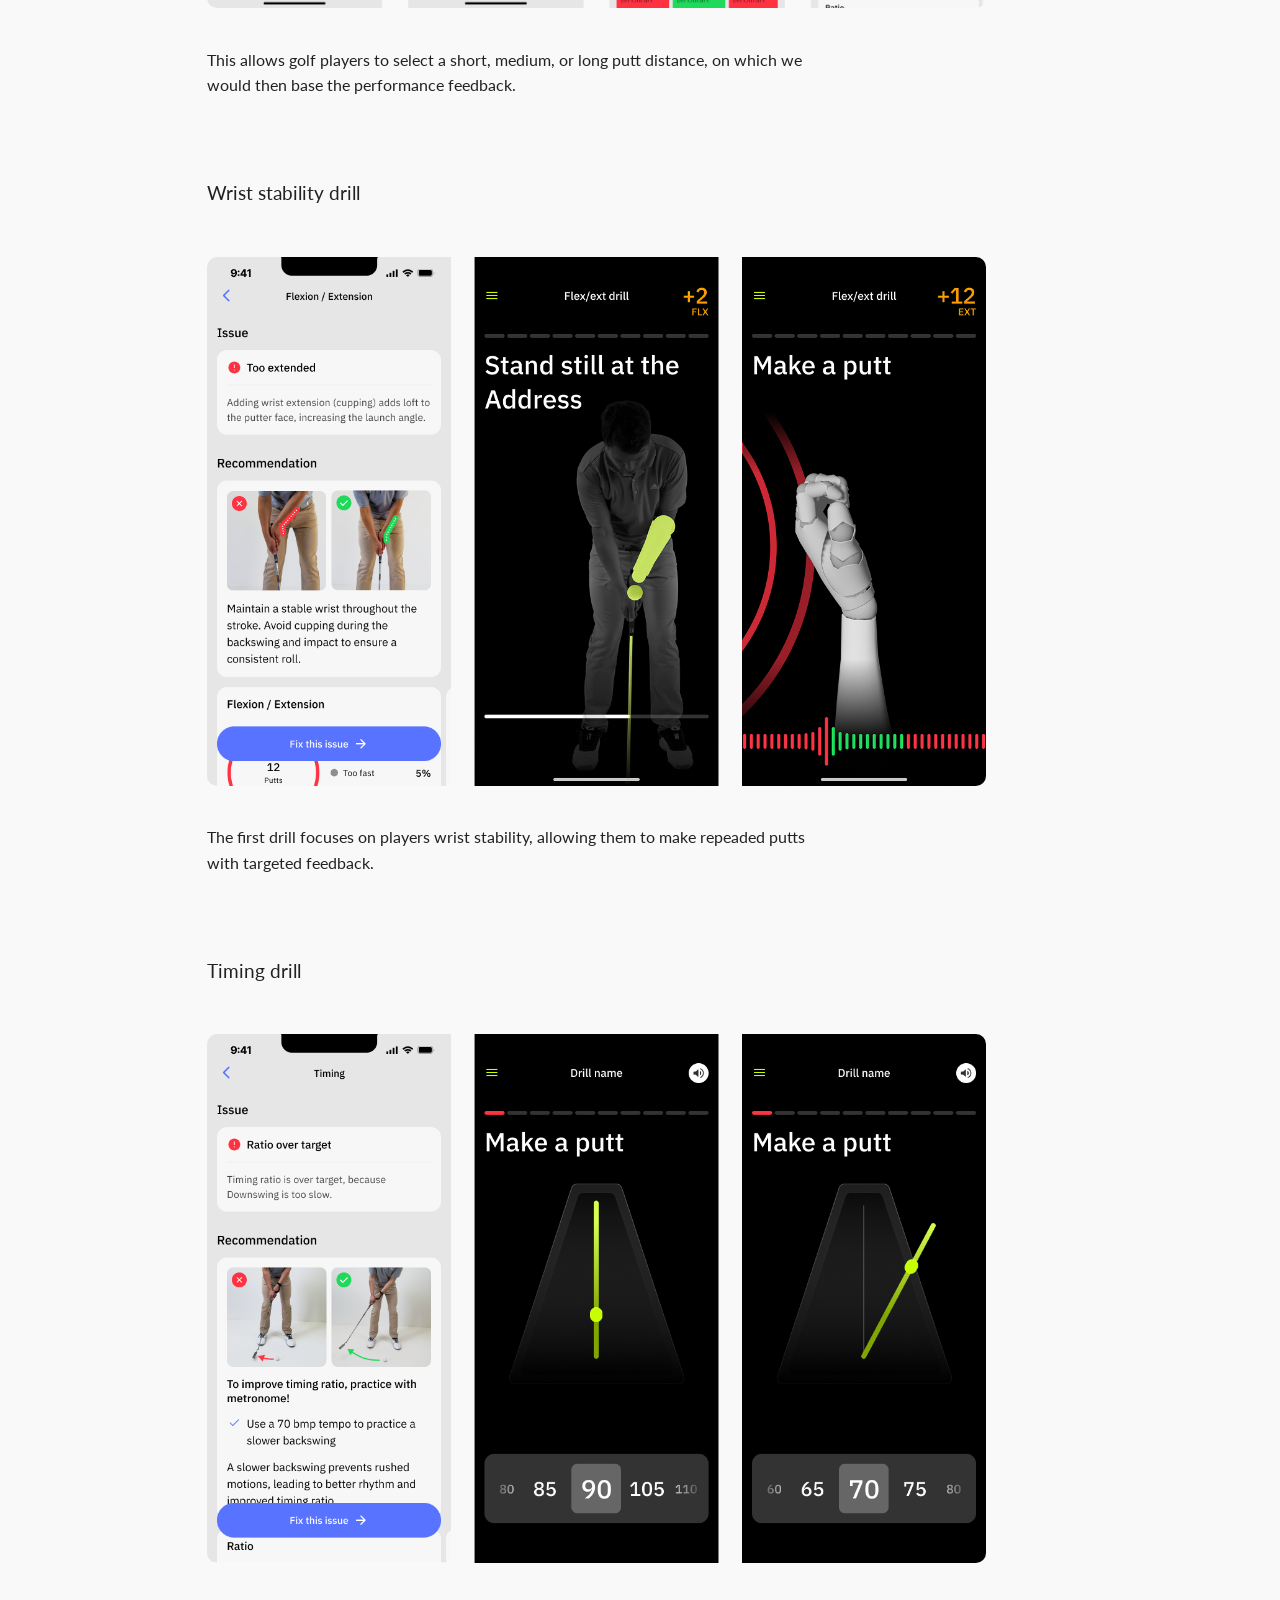
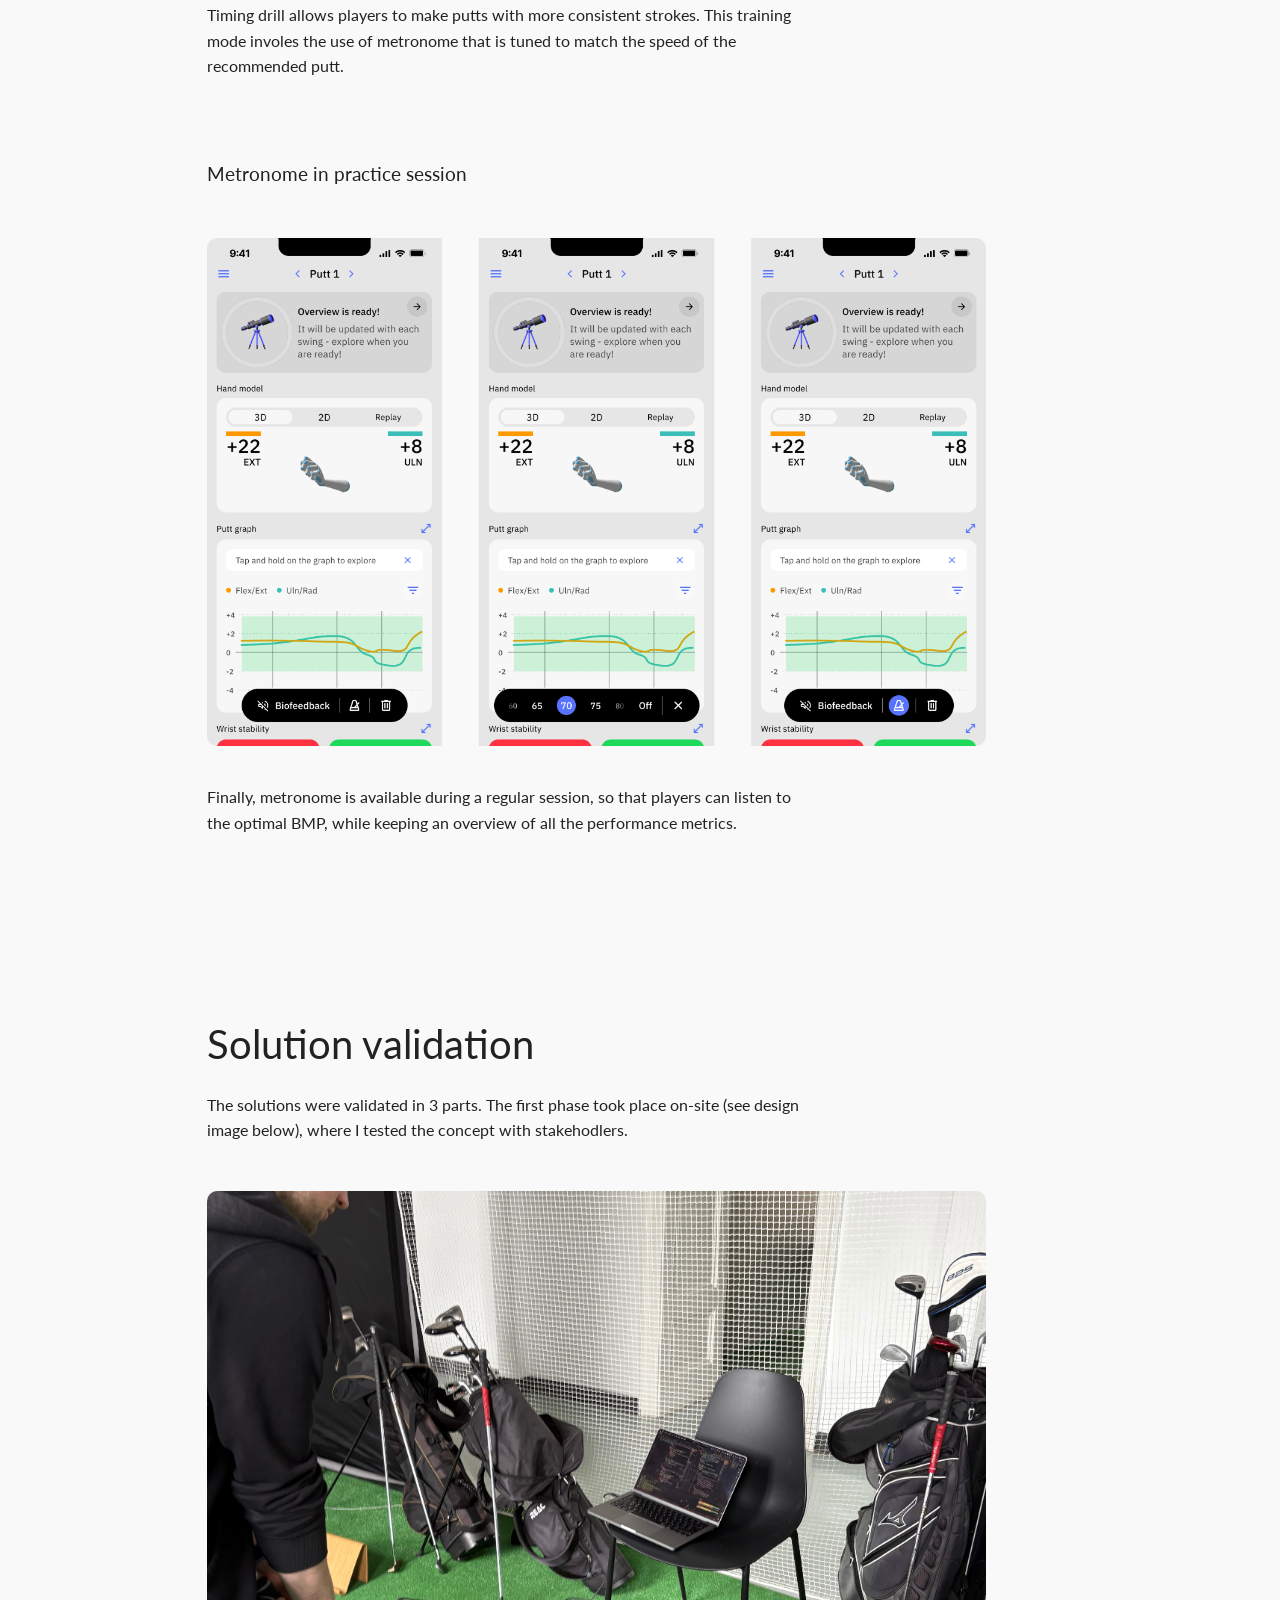
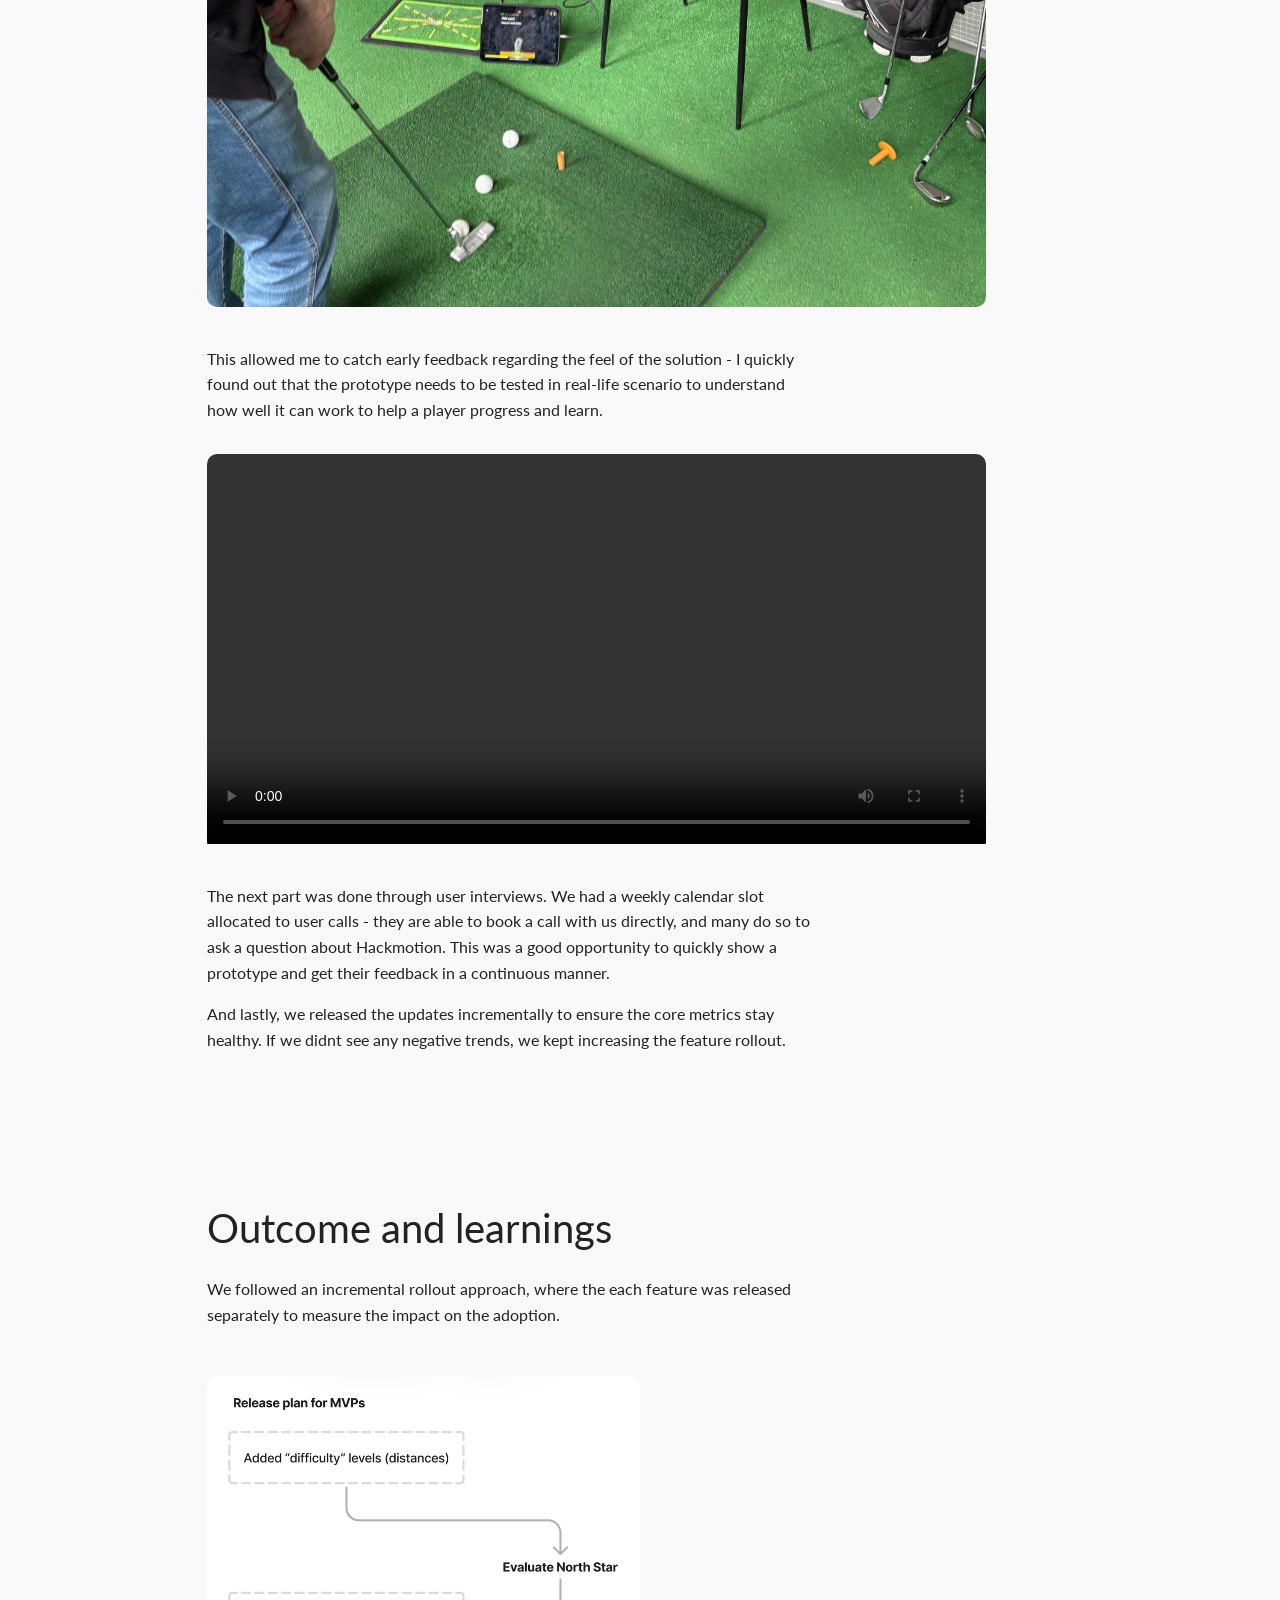
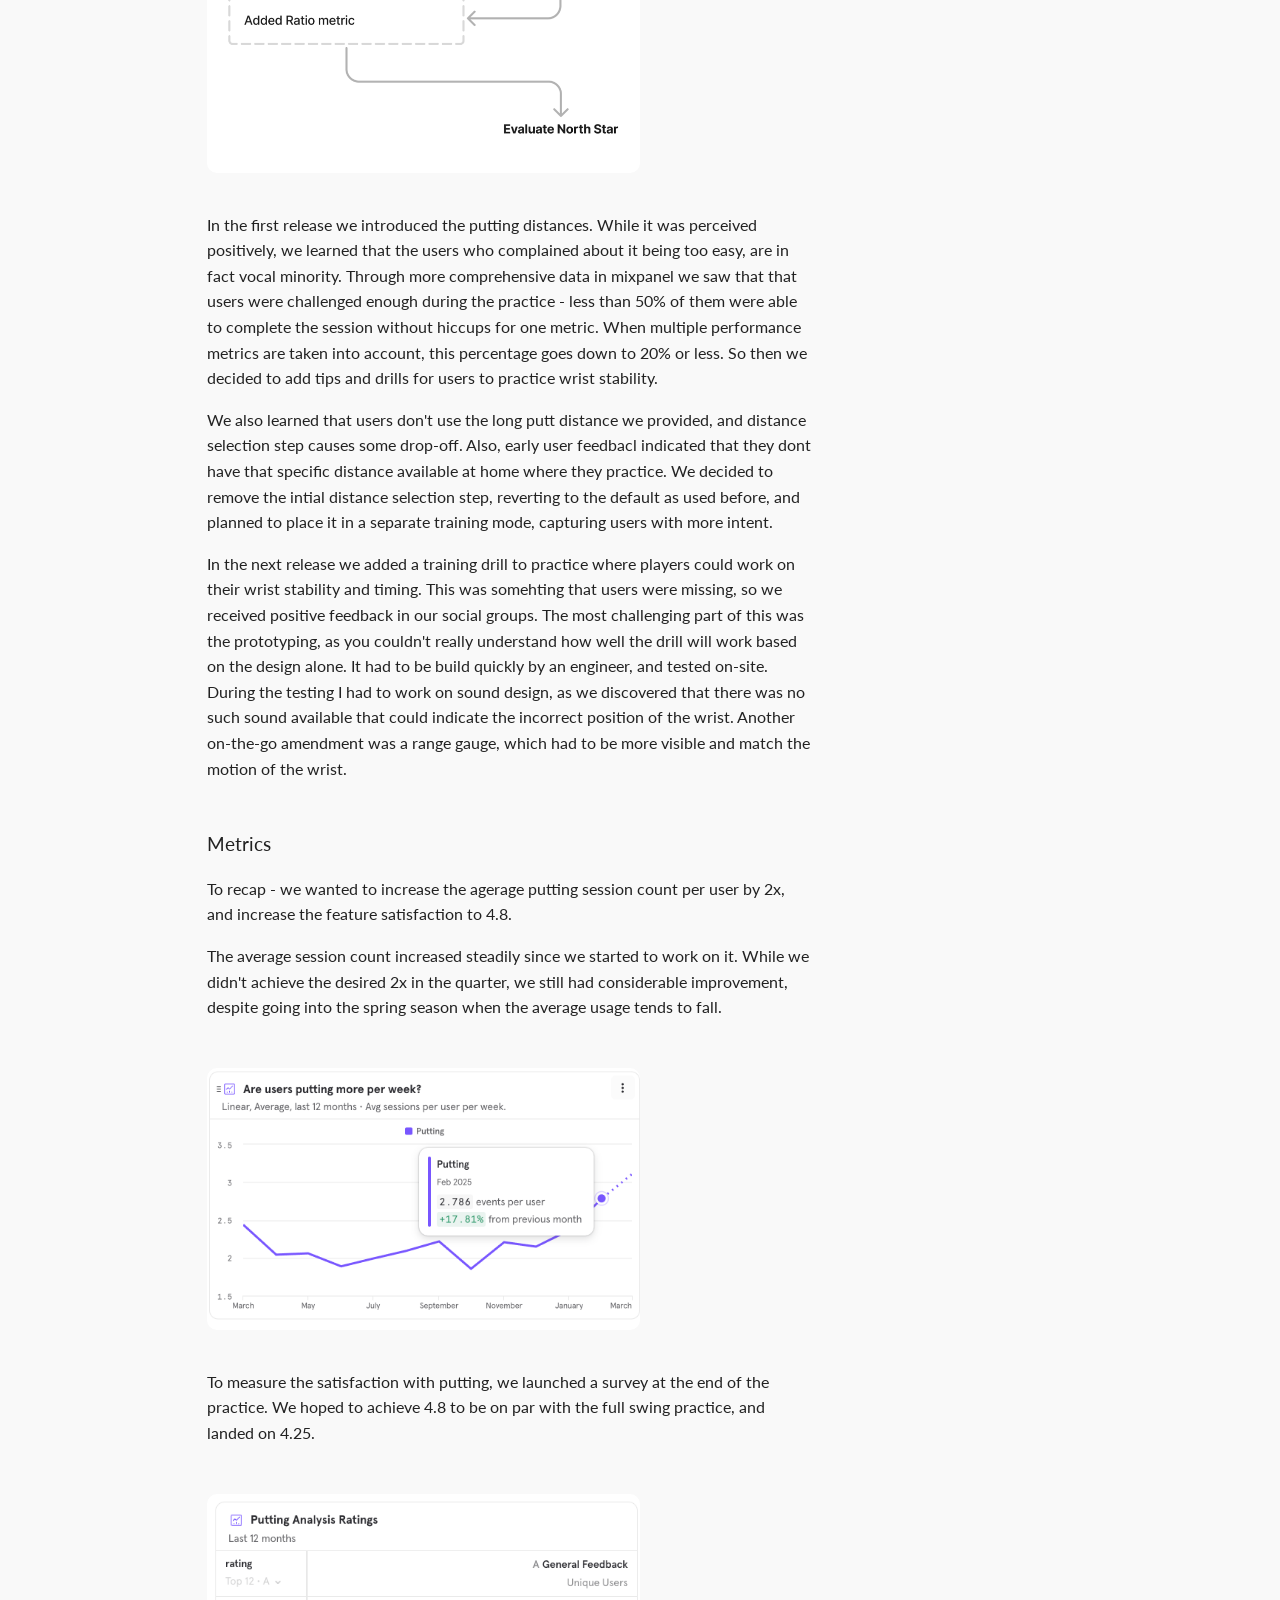
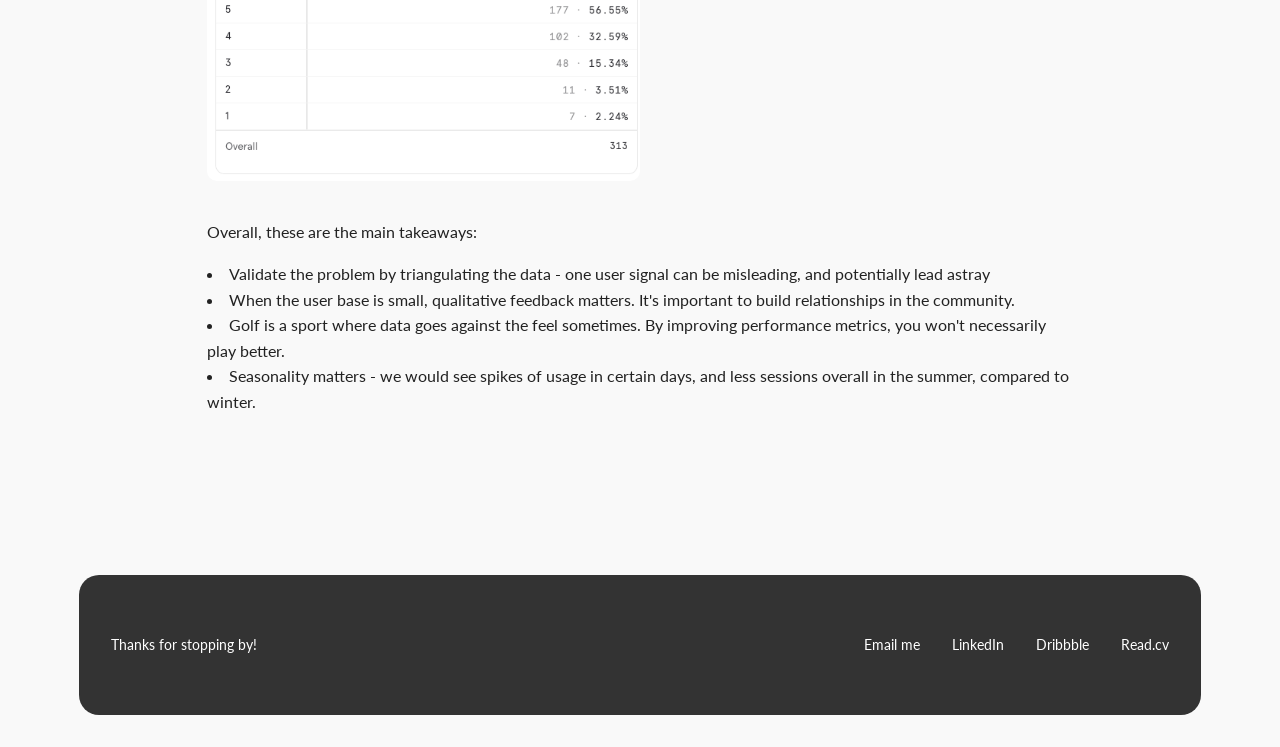
<file: hackmotion.html>
<!DOCTYPE html>
<html lang="en">
<head>
    <meta charset="UTF-8">
    <meta name="viewport" content="width=device-width, initial-scale=1.0">
    <link rel="preconnect" href="https://fonts.googleapis.com">
    <link rel="preconnect" href="https://fonts.gstatic.com" crossorigin>
    <link href="https://fonts.googleapis.com/css2?family=Lato:wght@300;400;700;900&display=swap" rel="stylesheet">
    <script>
      (function () {
        var t;
        try { t = localStorage.getItem('theme'); } catch (e) {}
        if (t !== 'light' && t !== 'dark') {
          t = window.matchMedia && window.matchMedia('(prefers-color-scheme: dark)').matches ? 'dark' : 'light';
        }
        document.documentElement.setAttribute('data-theme', t);
      })();
    </script>
    <link rel="stylesheet" href="styles.css">
    <title>Refining Product-Market Fit</title>

    <link rel="icon" type="image/png" href="assets/favicon/favicon-96x96.png" sizes="96x96" />
    <link rel="icon" type="image/svg+xml" href="assets/favicon/favicon.svg" />
    <link rel="shortcut icon" href="assets/favicon/favicon.ico" />
    <link rel="apple-touch-icon" sizes="180x180" href="assets/favicon/apple-touch-icon.png" />
    <link rel="manifest" href="assets/favicon/site.webmanifest" />

</head>
<body>
    <header>
        <div class="nav-container">
          <nav>
            <a href="./index.html" onclick="window.location.href='./index.html'; return false;">← Back</a>
          </nav>
        </div>
        <button type="button" class="theme-toggle" role="switch" aria-checked="false" aria-label="Dark mode" title="Toggle dark mode">
          <span class="theme-toggle-knob" aria-hidden="true">
            <svg class="icon-sun" viewBox="0 0 24 24" fill="none" stroke="currentColor" stroke-width="2.2" stroke-linecap="round" stroke-linejoin="round"><circle cx="12" cy="12" r="4"/><path d="M12 2v2M12 20v2M4.93 4.93l1.41 1.41M17.66 17.66l1.41 1.41M2 12h2M20 12h2M4.93 19.07l1.41-1.41M17.66 6.34l1.41-1.41"/></svg>
            <svg class="icon-moon" viewBox="0 0 24 24" fill="none" stroke="currentColor" stroke-width="2.2" stroke-linecap="round" stroke-linejoin="round"><path d="M21 12.79A9 9 0 1 1 11.21 3 7 7 0 0 0 21 12.79z"/></svg>
          </span>
        </button>
      </header>
    
    <section id="project-hero">
        <div class="work-container">
            <div class="project-grid">
               <div class="project-image-container">
                <img src="images/HM2.png" alt="HackMotion" class="project-hero-image">
            </div>
            <div>
                <h1>Refining Product-Market Fit</h1>
                <div class="summary-card">
                <h3>To help the company retain its upgraded users, we needed to increase the value-add of the pro features, 
                 to increase the adoption and satisfaction with the pro plan.</h3>
            </div>    
            </div>
            </div>
            
         
        </div>
    </section>
    
    <section id="project-overview">
        <div class="work-container">
            <div class="project-grid">
                    <h2>The problem</h2>
                    <p class="p-case">When customers buy Hackmotion device, they can start using it right away as it comes with the Core plan included. This costs 299$. However, additional features of the app are available as an upgrade either as a Plus or Pro plan, costing 499$ and 999$ respectively. Those who chose to upgrade however, were not satisfied.</p>
                    <p class="p-case">One of the upgraded features is Putting. For users who do try Putting practice, one issue is that they often get “all green”(success) status, without further guidance on what to do next. This leads to unfulfilling practice and low Putting adoption. Users who have upgraded from Core plan to access putting, get low value from it and express their dissatisfaction.</p>
                    <p class="p-case">Therefore, the project goal is to increase the value add of Putting to upgraded users to increase the adoption and satisfaction with the feature.</p>
                    
                    <div class="project-image-container">
                        <img src="images/pmf.png" class="project-hero-image-small">
                    </div>


            <div class="project-grid">
                <h2>Proof of problem</h2>
                <h3>Churn</h3>
                <p class="p-case">Users who upgraded to the Plus version of the app requested to downgrade and go back to the basic version as they did not get enough value out of it.</p>
                <div class="project-image-container">
                    <img src="images/churn.png" class="project-hero-image-small">
                </div>
                <h3>Low feature adoption</h3>
                <p class="p-case">In HackMotion terms, feature adoption means making 10 shots with a club. This is
                    the data where we saw large discrepancy between Full swing and Putting data.</p>
                <p class="p-case">From Home screen there are 2 options: to try Full swing or Putting. About 1/3 of
                    users go to putting. These are the intended users who would need to start using
                    the feature. From there on, about 30% complete the 10 shots.</p>  
                <p class="p-case">Over time the Putting adoption has remained low - only about 3%, much lower
                    than the 62% of Full swing.</p> 
                <div class="project-image-container">
                        <img src="images/adoption.png" class="project-hero-image-small">
                  </div>
                
                <h3>Low feature satisfaction</h3>
                <p class="p-case">Users reach out to support with complaints about their practice being successful
                    and not being sure what to do next.</p>

                    <div class="project-image-container">
                        <img src="images/sat1.png" class="project-hero-image-small">
                  </div>
                  <div class="project-image-container">
                    <img src="images/sat2.png" class="project-hero-image-small">
              </div>
              <p class="p-case">User quotes:</p>
              <p class="quote">"Was not getting much feedback from the practice strokes.
                Most of the putts I made were “green""</p>            
              <p class="quote">"I use it and everything is green 95% of the time, but I know my
                putting isn't as good as usual"</p>
              <p class="quote">"Putting is not exciting - green all the time. Tried before call"</p>                

              <h3>Missing additional value-add</h3>

              <p class="p-case">Users have asked for putting related features such as tempo, which means that
                they are able to swing the club consistently in upwards and downwards motion.
                They are using some rather simple existing solution on the market to help them
                with this, such as metronome, or golf tempo apps.</p>
                <p class="p-case">User quotes:</p>

                <p class="quote">"You could provide more information about wrist movement
                    during the shot: trajectory, speed, acceleration, and timing"</p>            
                  <p class="quote">"Would like to see some putting drills"</p>
                  <p class="quote">"My main feedback is this: I would use the app more for putting
                    if it included some essential functionality that I feel is currently
                    missing. Features like rotation and tempo aren’t yet included in
                    the module."</p> 
            </div>
             
            
        </div>
    </section>
    
    <section id="Hypothesis">
        <div class="work-container">
            <h2>Hypothesis</h2>
            <div class="project-grid">
                  <p class="p-case"> We believe that users would benefit from additional putting drills and exercises
                    that have:</p>
                    <ul>
                        <li>more challenging practice that allows players to improve even more;</li>
                        <li>tailored recommendations based on the issues detected;</li>
                        <li>features that offer what they are already using through other tools.
                        </li>
                    </ul>
                    <p class="p-case">This should lead to more engaged users, better Putting adoption and increased
                        satisfaction too.
                    </p>
                    <p class="p-case">Therefore, our goals would be to:
                        <ul>
                            <li>increase the feature adoption by 2x;</li>
                            <li>increase the feature satisfaction to 4.8.</li>
                        </ul>
                    </p>
                </div>
            </div>
        </div>
    </section>

    
    <section id="exploring-solutions">
        <div class="work-container">
            <h2>Industry examples</h2>
            <div class="project-grid">
            <div class="horizontal-scroll-container">
                <img src="images/ex1.png" class="horizontal-scroll-item-small">
                <img src="images/ex2.png" class="horizontal-scroll-item-small">
                <img src="images/ex3.png" class="horizontal-scroll-item-small">
                <img src="images/ex4.png" class="horizontal-scroll-item-small">

            </div>
            </div>
        </div>
    </section>
    
    <section id="Proposed solutions">
        <div class="work-container">
            <h2>Proposed solutions</h2>
                    <p class="p-case">I ran an ideation workshop to get the ideas from the team and come up with
                        clusters of opportunities. We came up with several, which I organized in a solution
                        opportunity tree.
                    </p>
                
                    <div class="project-image-container">
                        <img src="images/matrix2.png" class="project-hero-image-small">
                    </div>

                    <p class="p-case">Then the solutions were mapped on the impact-effort axis to understand the most
                        effective ones to start with (in green).
                    </p>

                    <p class="p-case"><strong>Wrist Stability with distances:</strong> We would provide users with a "distance"
                        challenge where they can choose how far the putt should go, then we could
                        measure the putt performance according to the distance selected.
                       </p>
                   
                    <p class="p-case"><strong>Rhythm mode with sound:</strong> We might offer audio tempo guides that will help users
                        to swing in consistent rhythm, or simply a metronome.
                    </p>
                    
                    <p class="p-case"><strong> Wrist stability with tempo metric:</strong> We could also add a Ratio metric, which is a
                        proxy for your tempo. This would allow users to play and see the data feedback in
                        real-time.
                    </p>
        </div>
    </section>
    
    <section id="Solution design">
        <div class="work-container">
            
            <h2>Solution design</h2>
              <p class="p-case"> Because of the reliance on the physical device - the way we measure the data and show it to the users, there was additional step needed in the design process. It essentially required to create initial design in low to medium fidelity, review it with engineers, and then proceed with technical prototyping. Then the test is run with golf equipment to see whether it can work in practice. Once that stage is validated, design can be further developed in higher fidelity.
              </p>
              <div class="project-image-container">
                <img src="images/process.png" class="project-hero-image">
            </div>

            <div class="project-grid">
            <h3>Added distances and additional metrics</h3>
            <div class="project-image-container">
                <img src="images/distances.png" class="project-hero-image">
            </div>
            <p class="p-case">This allows golf players to select a short, medium, or long putt distance, on which we would then base the performance feedback.</p>
             </div>

             <div class="project-grid"> 
            <h3>Wrist stability drill</h3>
            <div class="project-image-container">
                <img src="images/flex-ext.png" class="project-hero-image">
            </div>
            <p class="p-case">The first drill focuses on players wrist stability, allowing them to make repeaded putts with targeted feedback.</p>
              </div>

              <div class="project-grid">  
            <h3>Timing drill</h3>
            <div class="project-image-container">
                <img src="images/timing.png" class="project-hero-image">
            </div>
            <p class="p-case">Timing drill allows players to make putts with more consistent strokes. This training mode involes the use of metronome that is tuned to match the speed of the recommended putt.</p>
             </div>

             <div class="project-grid">  
            <h3>Metronome in practice session</h3>
            <div class="project-image-container">
                <img src="images/metronome.png" class="project-hero-image">
            </div>
            <p class="p-case">Finally, metronome is available during a regular session, so that players can listen to the optimal BMP, while keeping an overview of all the performance metrics.</p>
              </div>

        </div>
    </section>

    <section id="Solution validation">
        <div class="work-container">
            <h2>Solution validation</h2>
              <p class="p-case"> The solutions were validated in 3 parts. The first phase took place on-site (see design image below), where I tested the concept with stakehodlers.
              </p>
              <div class="project-image-container">
                <img src="images/test-1.jpeg" class="project-hero-image">
            </div>
            <p class="p-case"> This allowed me to catch early feedback regarding the feel of the solution - I quickly found out that the prototype needs to be tested in real-life scenario to 
                understand how well it can work to help a player progress and learn. 
            </p>

            <div class="video-container">
                <video controls width="100%">
                  <source src="images/dev-putt.mp4" type="video/mp4">
                  Your browser does not support the video tag.
                </video>
              </div>

            <p class="p-case"> The next part was done through user interviews. We had a weekly calendar slot allocated to user calls - they are able to book a call with us directly, and many do so to 
                ask a question about Hackmotion. This was a good opportunity to quickly show a prototype and get their feedback in a continuous manner. 
            </p>

            <p class="p-case"> And lastly, we released the updates incrementally to ensure the core metrics stay healthy. If we didnt see any negative trends, we kept increasing the feature rollout.
            </p>
        </div>
    </section>


    <section id="Outcome and learnings">
        <div class="work-container">
            <h2>Outcome and learnings</h2>

            <p class="p-case"> We followed an incremental rollout approach, where the each feature was released separately to measure the impact on the adoption.
            </p>

            <div class="project-image-container">
                <img src="images/mvp-release.png" class="project-hero-image-small">
            </div>
              
            <p class="p-case"> 
                In the first release we introduced the putting distances. While it was perceived positively, we learned that the users who complained about it being too easy, are in fact vocal minority.
                Through more comprehensive data in mixpanel we saw that that users were challenged enough during the practice - less than 50% of them were able to complete the session without hiccups for one metric. 
                When multiple performance metrics are taken into account, this percentage goes down to 20% or less. So then we decided to add tips and drills for users to practice wrist stability.
            </p>

            <p class="p-case">We also learned that users don't use the long putt distance we provided, and distance selection step causes some drop-off. Also, early user feedbacl indicated that they dont have that specific distance available at home where they practice. 
                We decided to remove the intial distance selection step, reverting to the default as used before, and planned to place it in a separate training mode, capturing users with more intent.

            </p>
            <p class="p-case"> In the next release we added a training drill to practice where players could work on their wrist stability and timing. This was somehting that users were missing, so we received positive feedback in our social groups. 
                The most challenging part of this was the prototyping, as you couldn't really understand how well the drill will work based on the design alone. It had to be build quickly by an engineer, and tested on-site.
                During the testing I had to work on sound design, as we discovered that there was no such sound available that could indicate the incorrect position of the wrist. Another on-the-go amendment was a range gauge, which
                had to be more visible and match the motion of the wrist.
            </p>

            <div class="project-grid">
            <h3>Metrics</h3>
            <p class="p-case"> To recap -  we wanted to increase the agerage putting session count per user by 2x, and increase the feature satisfaction to 4.8.
            </p>
            <p class="p-case"> The average session count increased steadily since we started to work on it. While we didn't achieve the desired 2x in the quarter, we still had considerable improvement, despite going into the spring season when the average usage tends to fall.
            </p>

            <div class="project-image-container">
                <img src="images/putting-week.png" class="project-hero-image-small">
            </div>

            <p class="p-case"> To measure the satisfaction with putting, we launched a survey at the end of the practice. We hoped to achieve 4.8 to be on par with the full swing practice, and landed on 4.25. 
            </p>
            
            <div class="project-image-container">
                <img src="images/satisfaction.png" class="project-hero-image-small">
            </div>

            <p class="p-case"> Overall, these are the main takeaways:
            </p>
            <li>Validate the problem by triangulating the data - one user signal can be misleading, and potentially lead astray </li>
            <li>When the user base is small, qualitative feedback matters. It's important to build relationships in the community. </li>
            <li>Golf is a sport where data goes against the feel sometimes. By improving performance metrics, you won't necessarily play better.</li>
            <li>Seasonality matters - we would see spikes of usage in certain days, and less sessions overall in the summer, compared to winter.</li>
            </div>
        </div>
    </section>


    <footer>
        <div class="container">
          <div class="footer-links-container">
            <div class="footer-text">Thanks for stopping by!</div>
            <div class="social-links">
              <a href="mailto:ksprs@icloud.com">Email me</a>
              <a href="https://www.linkedin.com/in/kasper-jelaiskis-8974b57b/" target="_blank" rel="noopener noreferrer">LinkedIn</a>
              <a href="https://dribbble.com/kasperj" target="_blank" rel="noopener noreferrer">Dribbble</a>
              <a href="https://read.cv/kasperj" target="_blank" rel="noopener noreferrer">Read.cv</a>
            </div>
          </div>
        </div>
      </footer>
    <script src="scripts.js"></script>
</body>
</html>
</file>
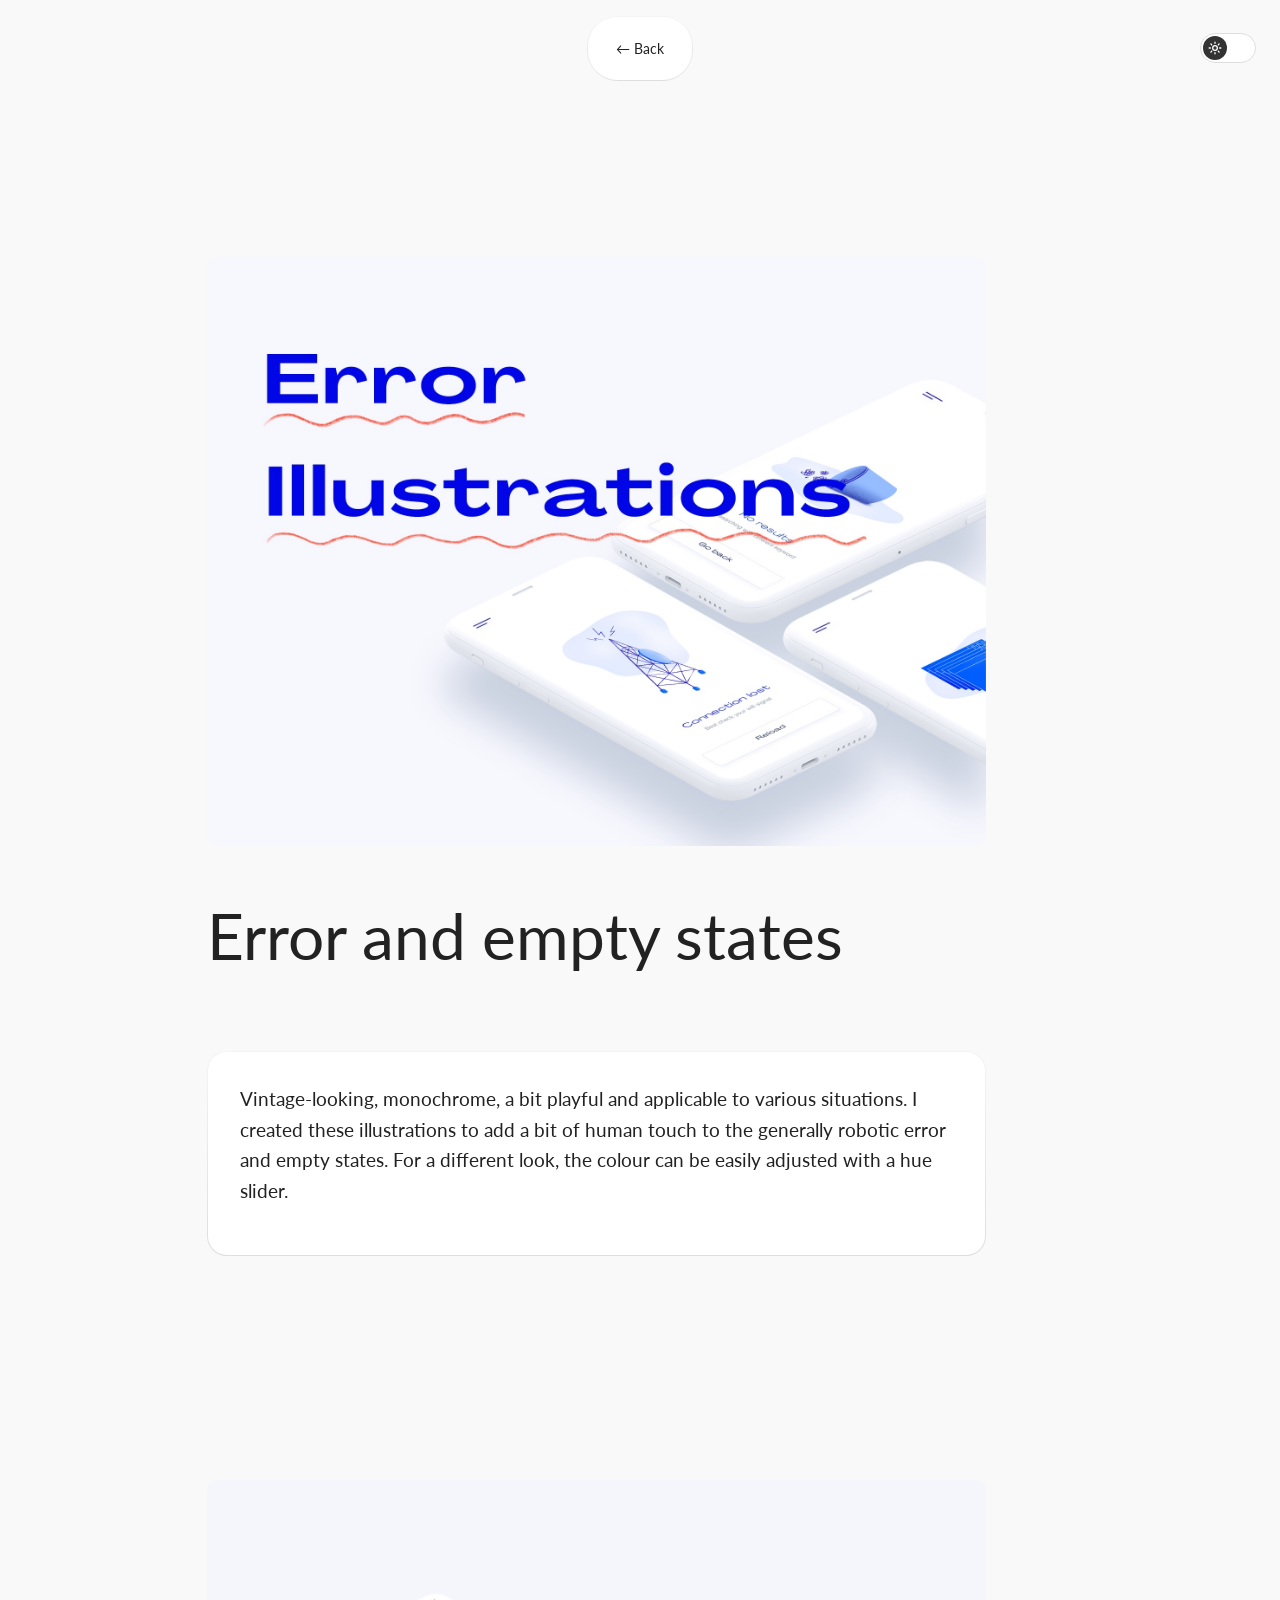
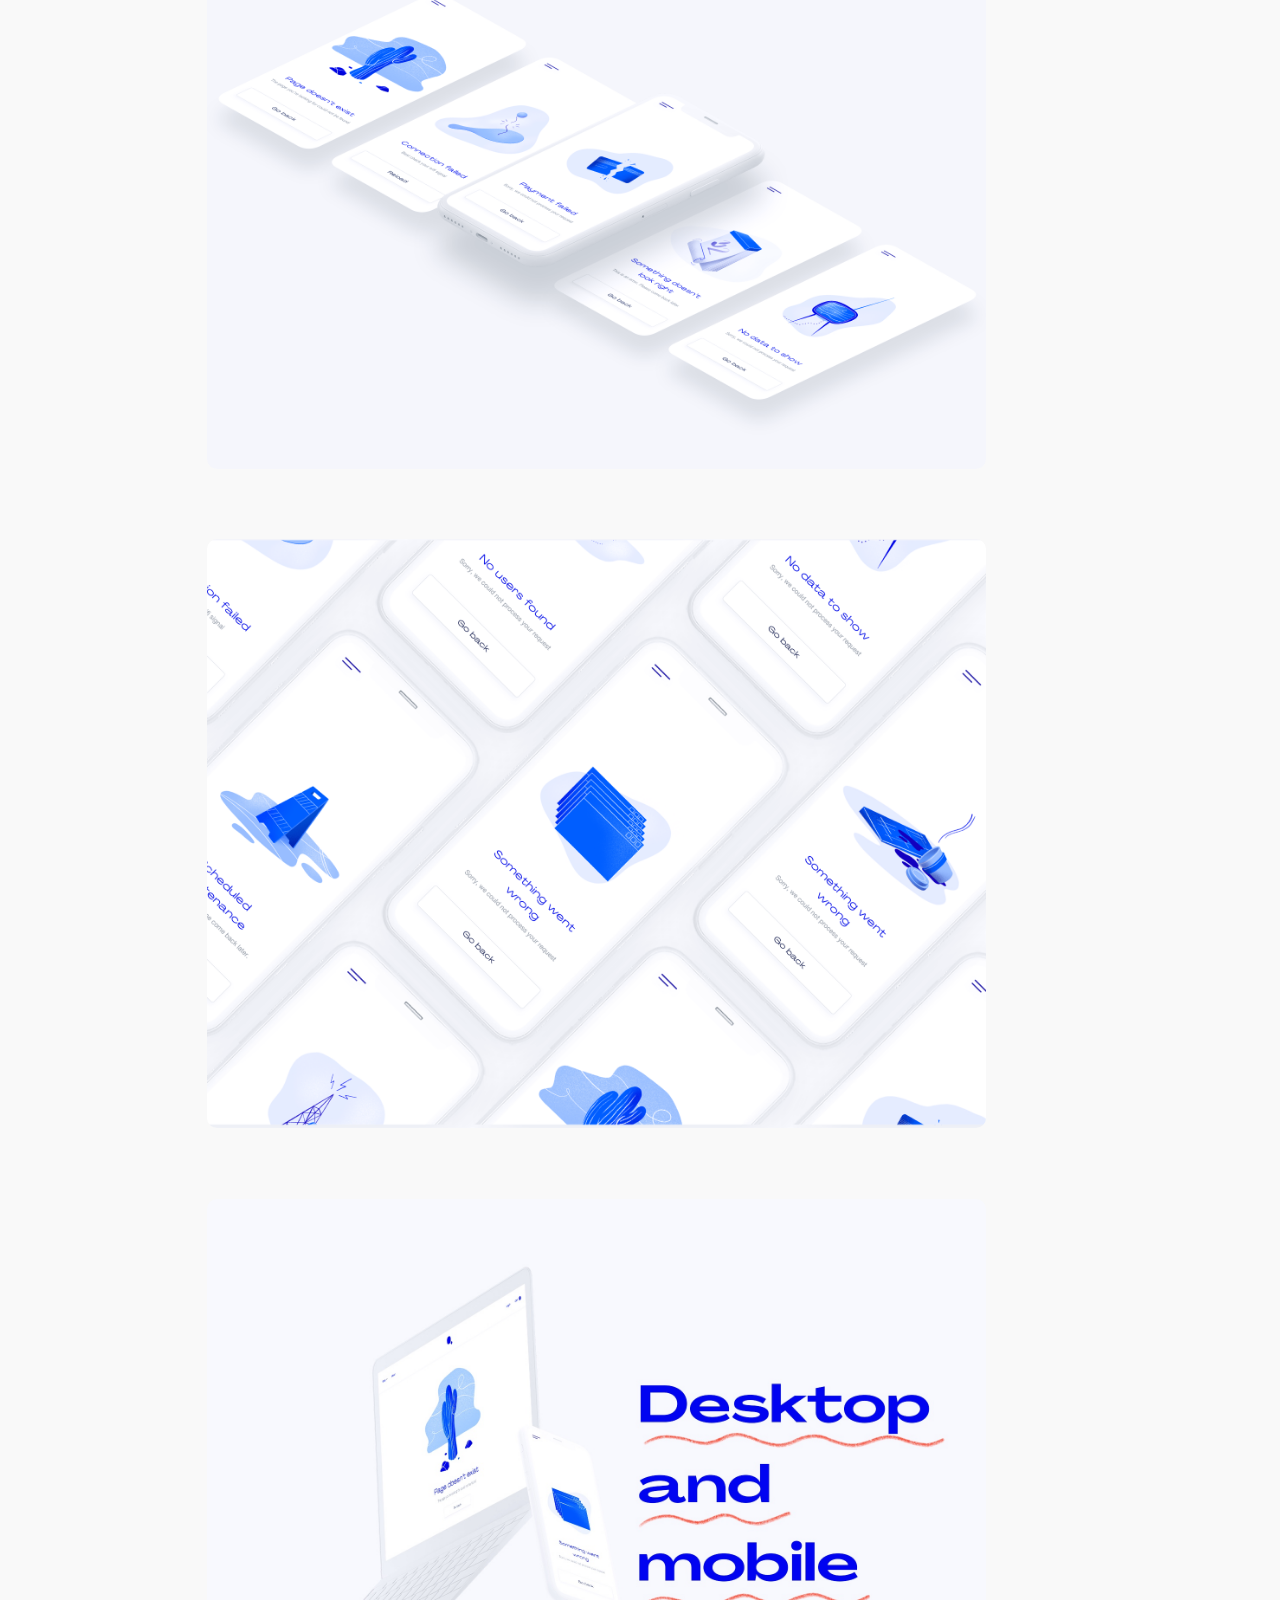
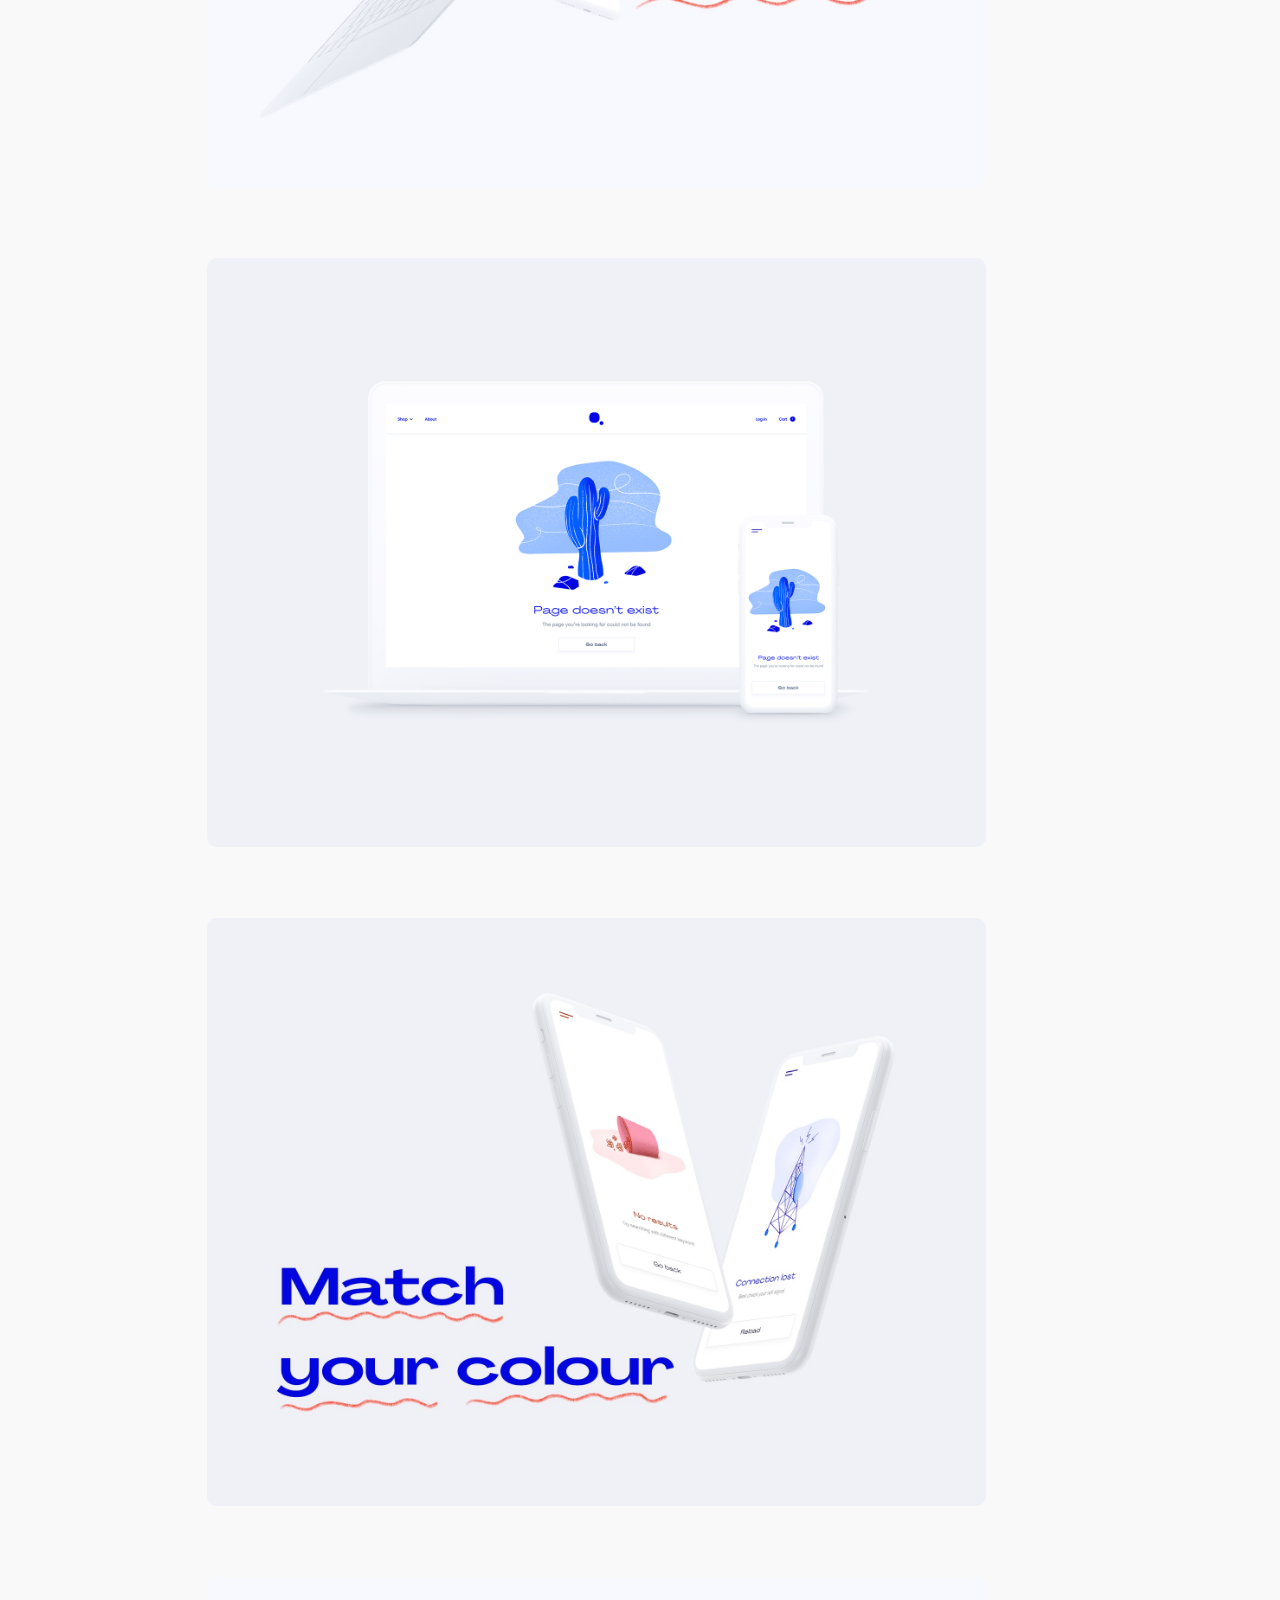
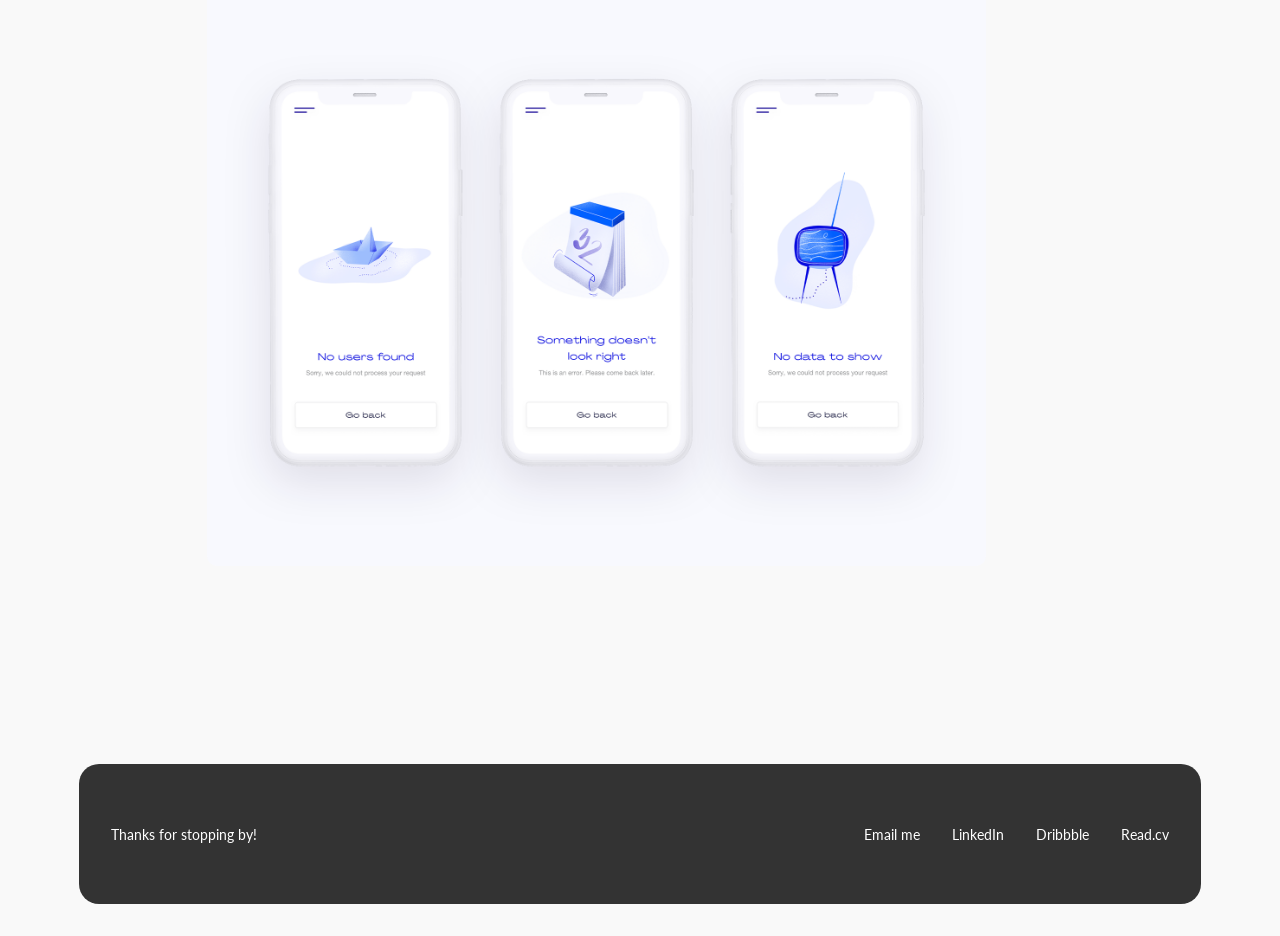
<file: illustrations.html>
<!DOCTYPE html>
<html lang="en">
<head>
    <meta charset="UTF-8">
    <meta name="viewport" content="width=device-width, initial-scale=1.0">
    <link rel="preconnect" href="https://fonts.googleapis.com">
    <link rel="preconnect" href="https://fonts.gstatic.com" crossorigin>
    <link href="https://fonts.googleapis.com/css2?family=Lato:wght@300;400;700;900&display=swap" rel="stylesheet">
    <script>
      (function () {
        var t;
        try { t = localStorage.getItem('theme'); } catch (e) {}
        if (t !== 'light' && t !== 'dark') {
          t = window.matchMedia && window.matchMedia('(prefers-color-scheme: dark)').matches ? 'dark' : 'light';
        }
        document.documentElement.setAttribute('data-theme', t);
      })();
    </script>
    <link rel="stylesheet" href="styles.css">
    <title>Illustrations</title>
    
    <link rel="icon" type="image/png" href="assets/favicon/favicon-96x96.png" sizes="96x96" />
    <link rel="icon" type="image/svg+xml" href="assets/favicon/favicon.svg" />
    <link rel="shortcut icon" href="assets/favicon/favicon.ico" />
    <link rel="apple-touch-icon" sizes="180x180" href="assets/favicon/apple-touch-icon.png" />
    <link rel="manifest" href="assets/favicon/site.webmanifest" />

</head>
<body>
    <header>
        <div class="nav-container">
          <nav>
            <a href="./index.html" onclick="window.location.href='./index.html'; return false;">← Back</a>
          </nav>
        </div>
        <button type="button" class="theme-toggle" role="switch" aria-checked="false" aria-label="Dark mode" title="Toggle dark mode">
          <span class="theme-toggle-knob" aria-hidden="true">
            <svg class="icon-sun" viewBox="0 0 24 24" fill="none" stroke="currentColor" stroke-width="2.2" stroke-linecap="round" stroke-linejoin="round"><circle cx="12" cy="12" r="4"/><path d="M12 2v2M12 20v2M4.93 4.93l1.41 1.41M17.66 17.66l1.41 1.41M2 12h2M20 12h2M4.93 19.07l1.41-1.41M17.66 6.34l1.41-1.41"/></svg>
            <svg class="icon-moon" viewBox="0 0 24 24" fill="none" stroke="currentColor" stroke-width="2.2" stroke-linecap="round" stroke-linejoin="round"><path d="M21 12.79A9 9 0 1 1 11.21 3 7 7 0 0 0 21 12.79z"/></svg>
          </span>
        </button>
      </header>
    
    <section id="project-hero">
        <div class="work-container">
            <div class="project-grid">
               <div class="project-image-container">
                <img src="images/illustrations.jpg" alt="Illustrations" class="project-hero-image">
            </div>
            <div>
                <h1>Error and empty states</h1>
                <div class="summary-card">
                <h3>Vintage-looking, monochrome, a bit playful and applicable to various situations. I created these illustrations to add a bit of human touch to the generally robotic error and empty states. For a different look, the colour can be easily adjusted with a hue slider.</h3>
            </div>    
            </div>
            </div>
            
         
        </div>
    </section>
    
    <section id="project-overview">
        <div class="work-container">
            <div class="project-grid">
                <div class="project-image-container">
                    <img src="images/illustration-1.png" class="project-hero-image">
                    <img src="images/illustration-2.png" class="project-hero-image">
                    <img src="images/illustration-3.png" class="project-hero-image">
                    <img src="images/illustration-4.png" class="project-hero-image">
                    <img src="images/illustration-5.png" class="project-hero-image">
                    <img src="images/illustration-6.png" class="project-hero-image">

                </div>  

                
                   
            
            </div>
          
                         
        </div>
    </section>
    

    
    <footer>
      <div class="container">
        <div class="footer-links-container">
          <div class="footer-text">Thanks for stopping by!</div>
          <div class="social-links">
            <a href="mailto:ksprs@icloud.com">Email me</a>
            <a href="https://www.linkedin.com/in/kasper-jelaiskis-8974b57b/" target="_blank" rel="noopener noreferrer">LinkedIn</a>
            <a href="https://dribbble.com/kasperj" target="_blank" rel="noopener noreferrer">Dribbble</a>
            <a href="https://read.cv/kasperj" target="_blank" rel="noopener noreferrer">Read.cv</a>
          </div>
        </div>
      </div>
    </footer>
    <script src="scripts.js"></script>
</body>
</html>
</file>
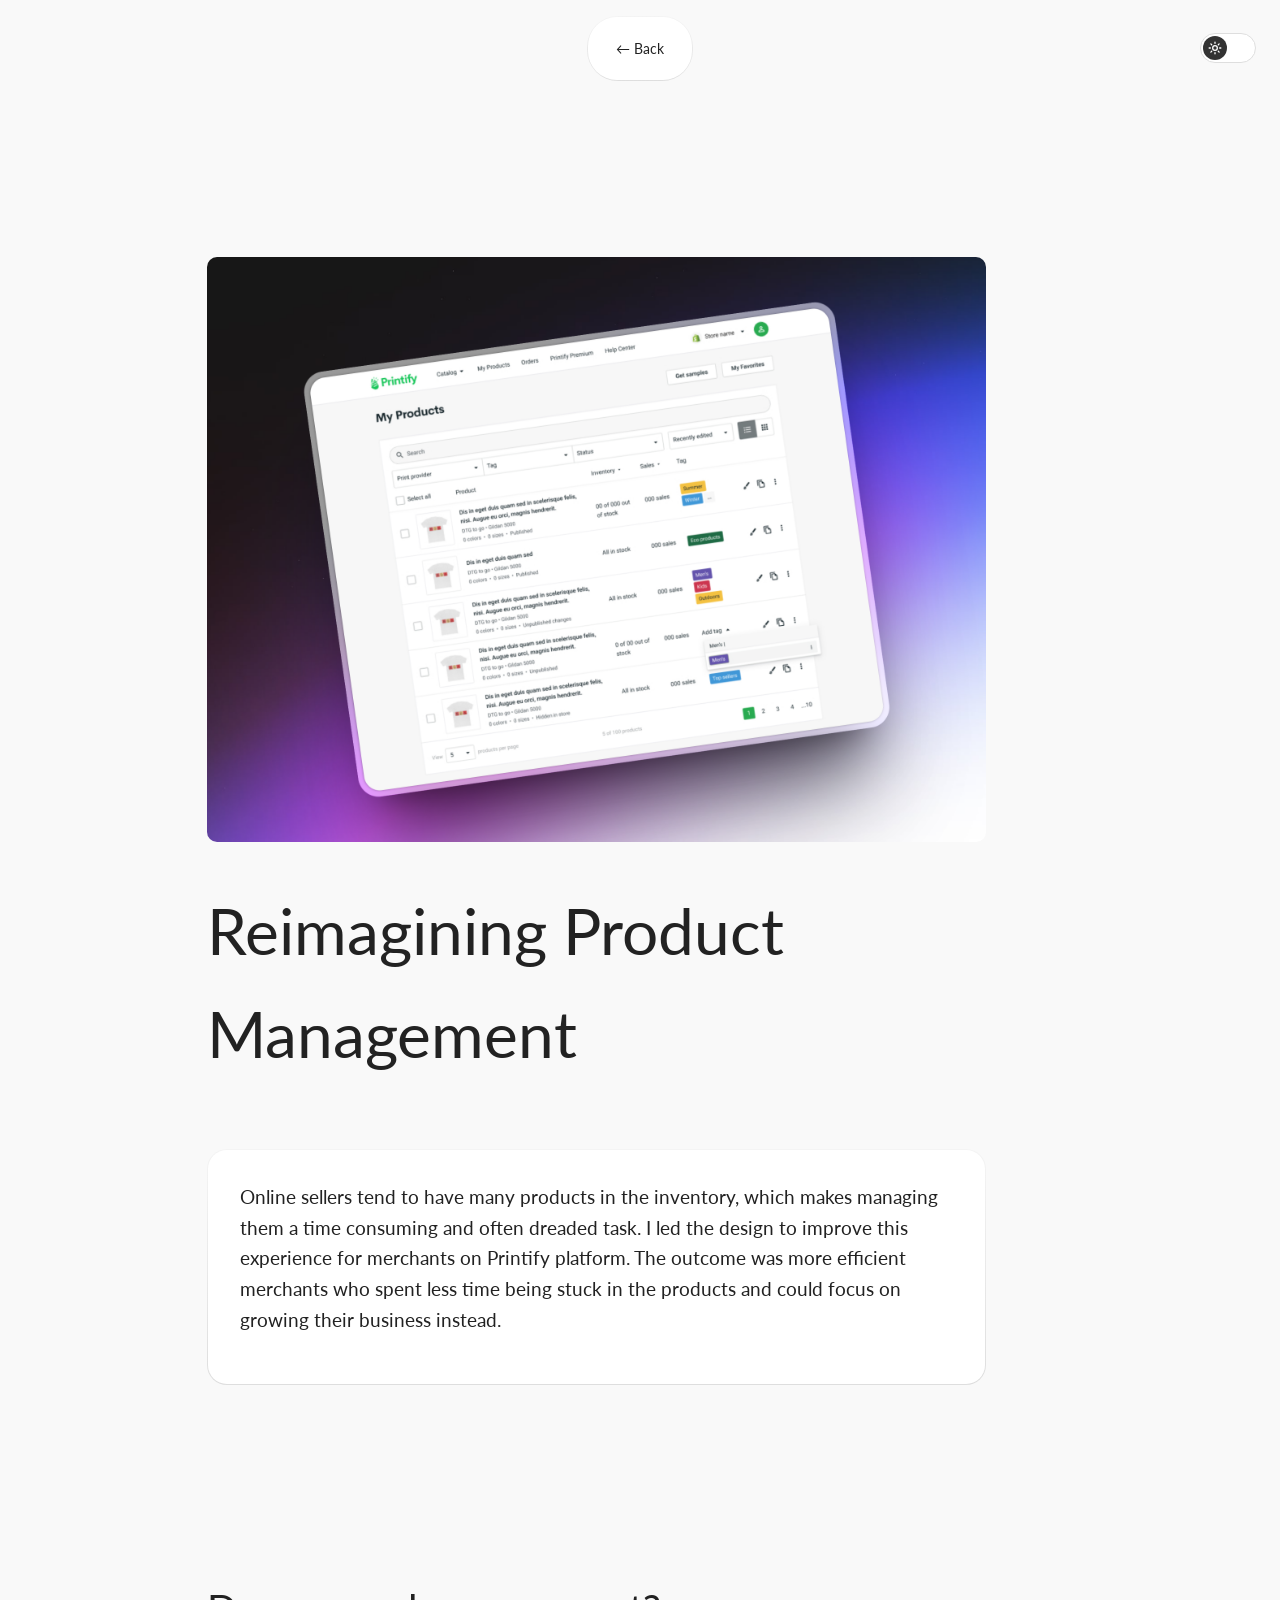
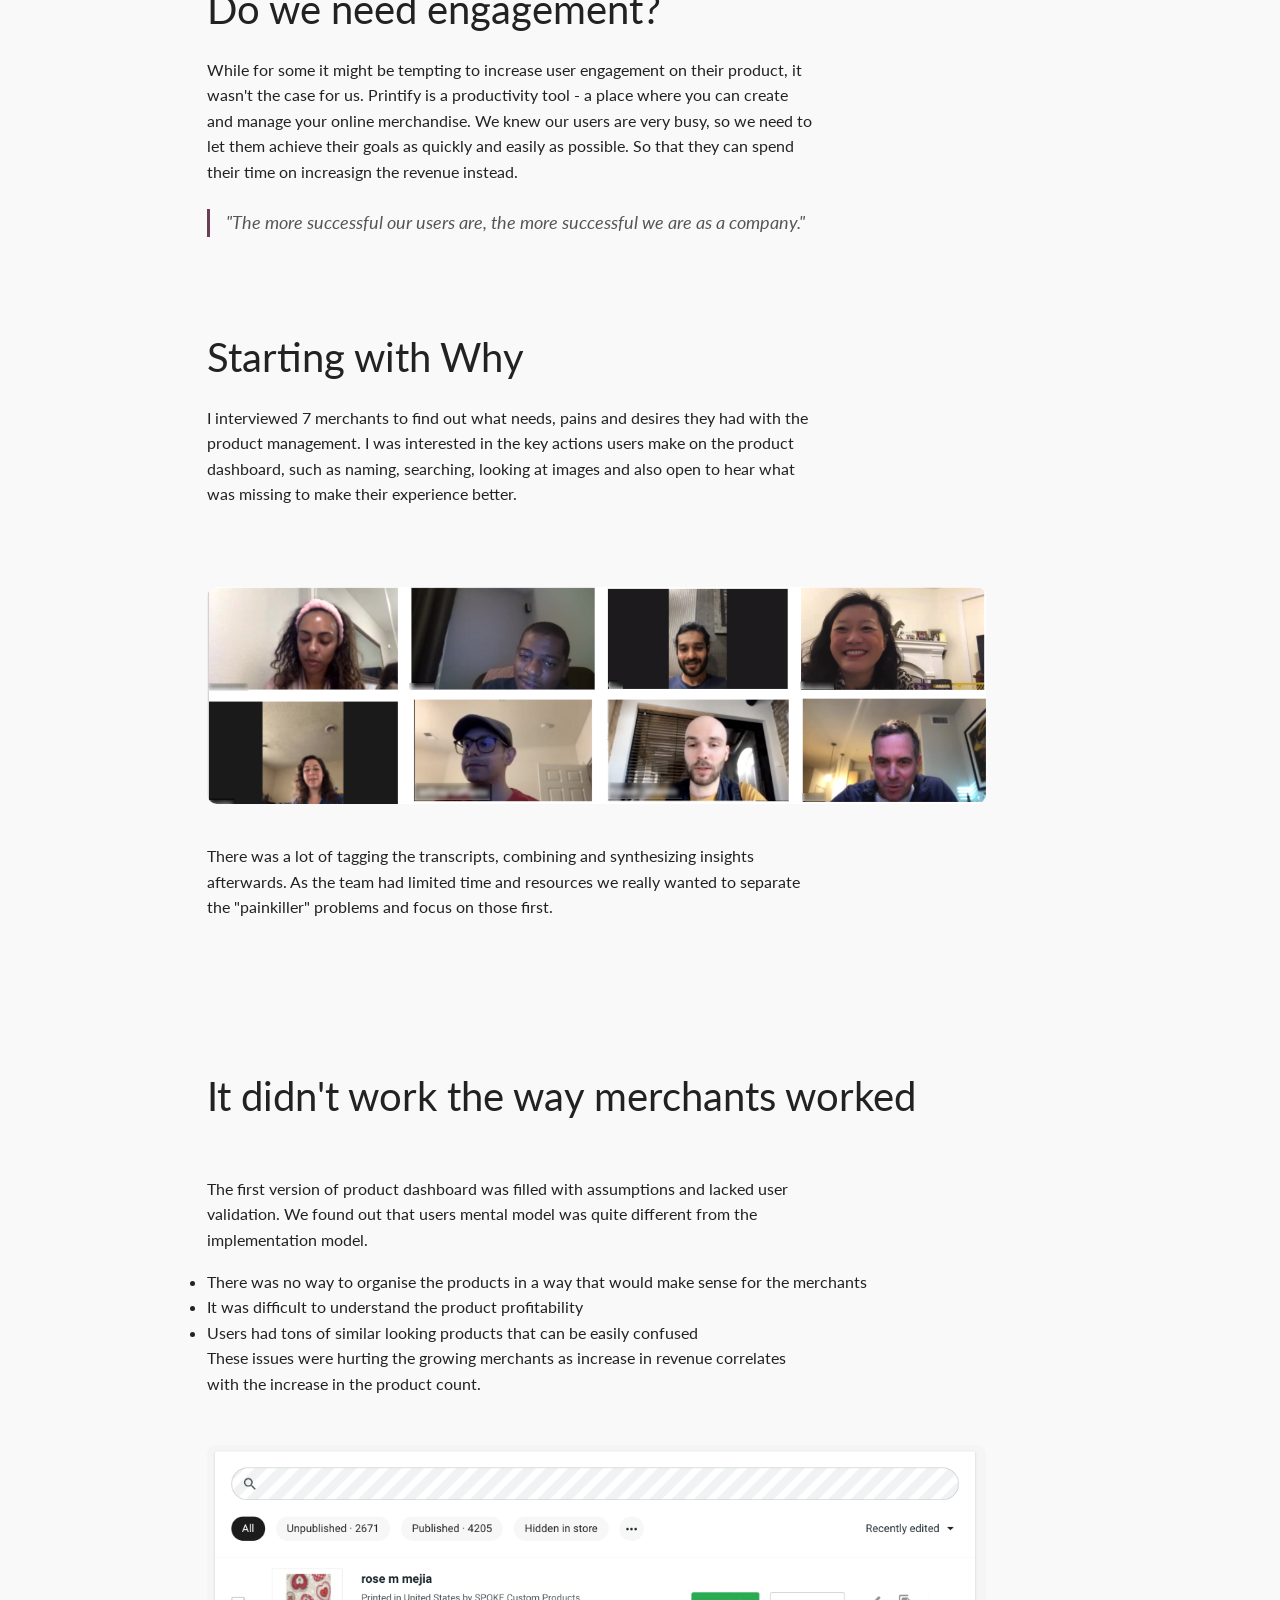
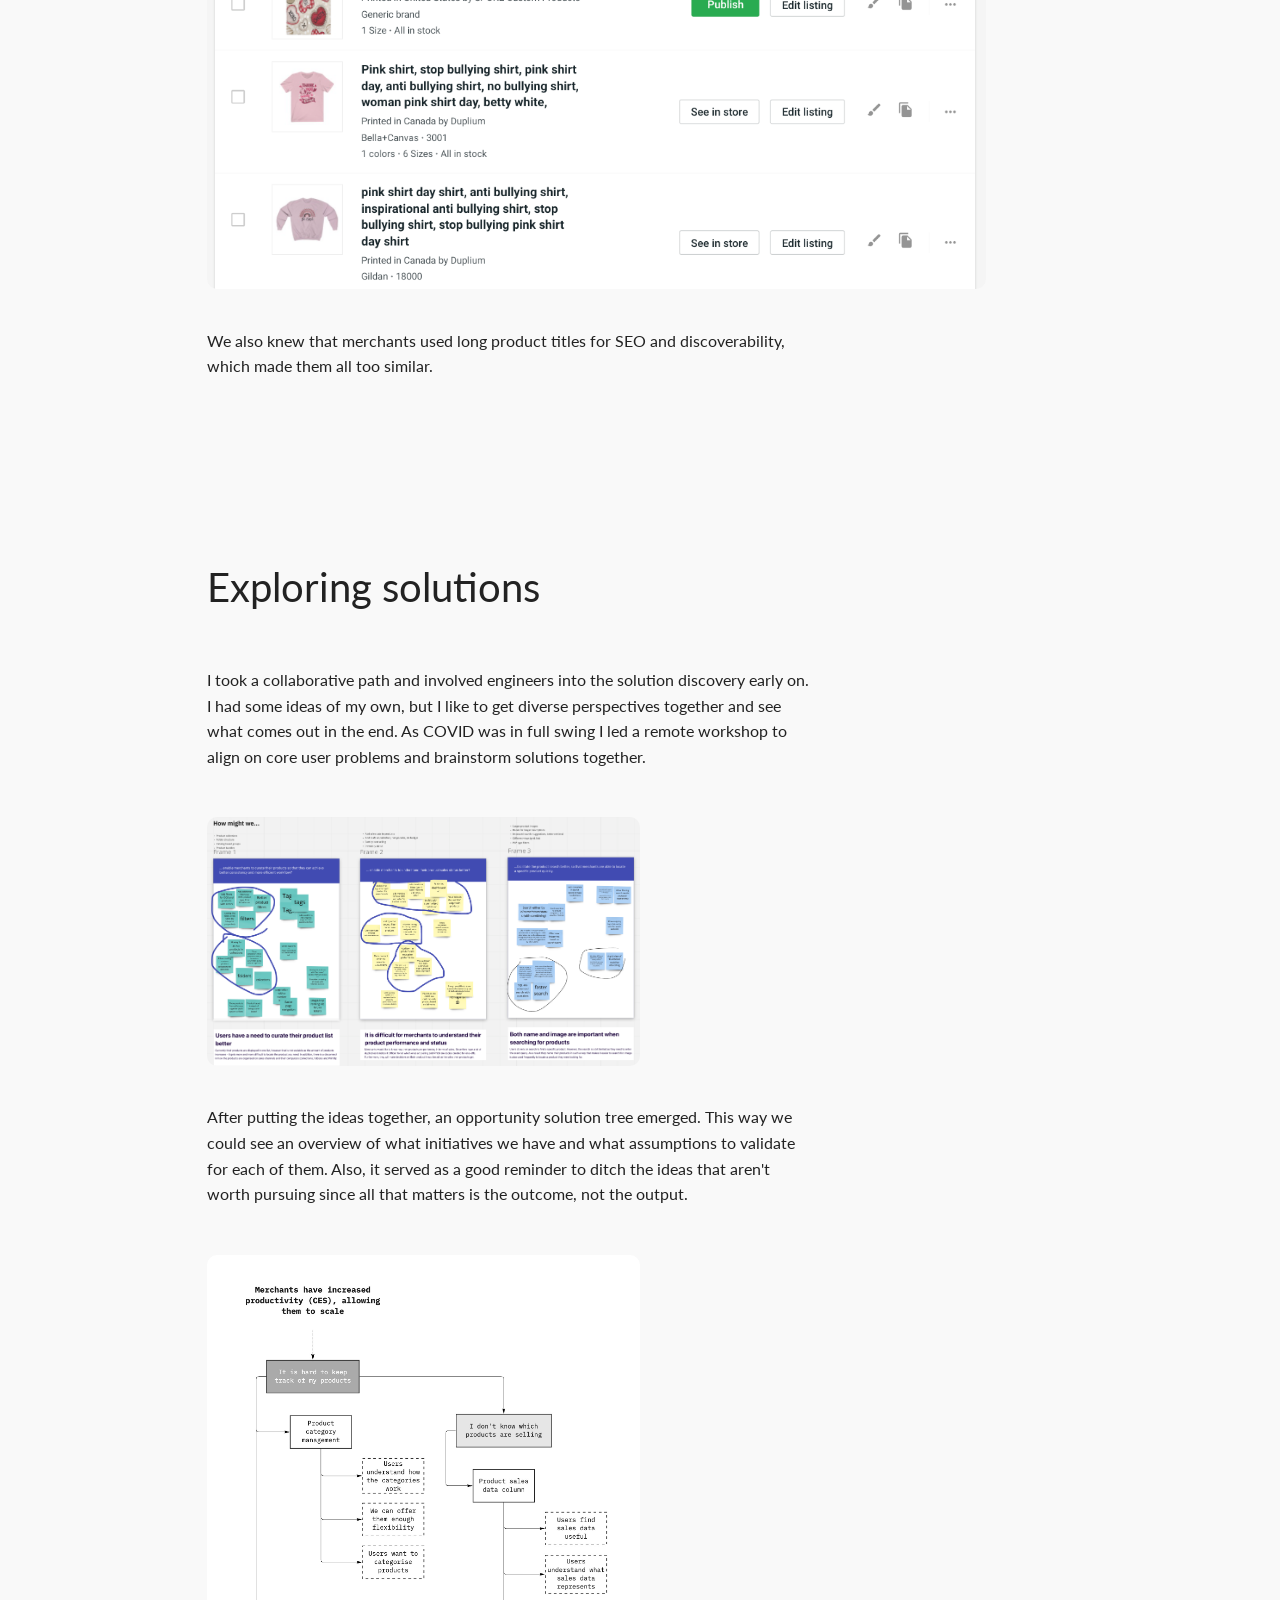
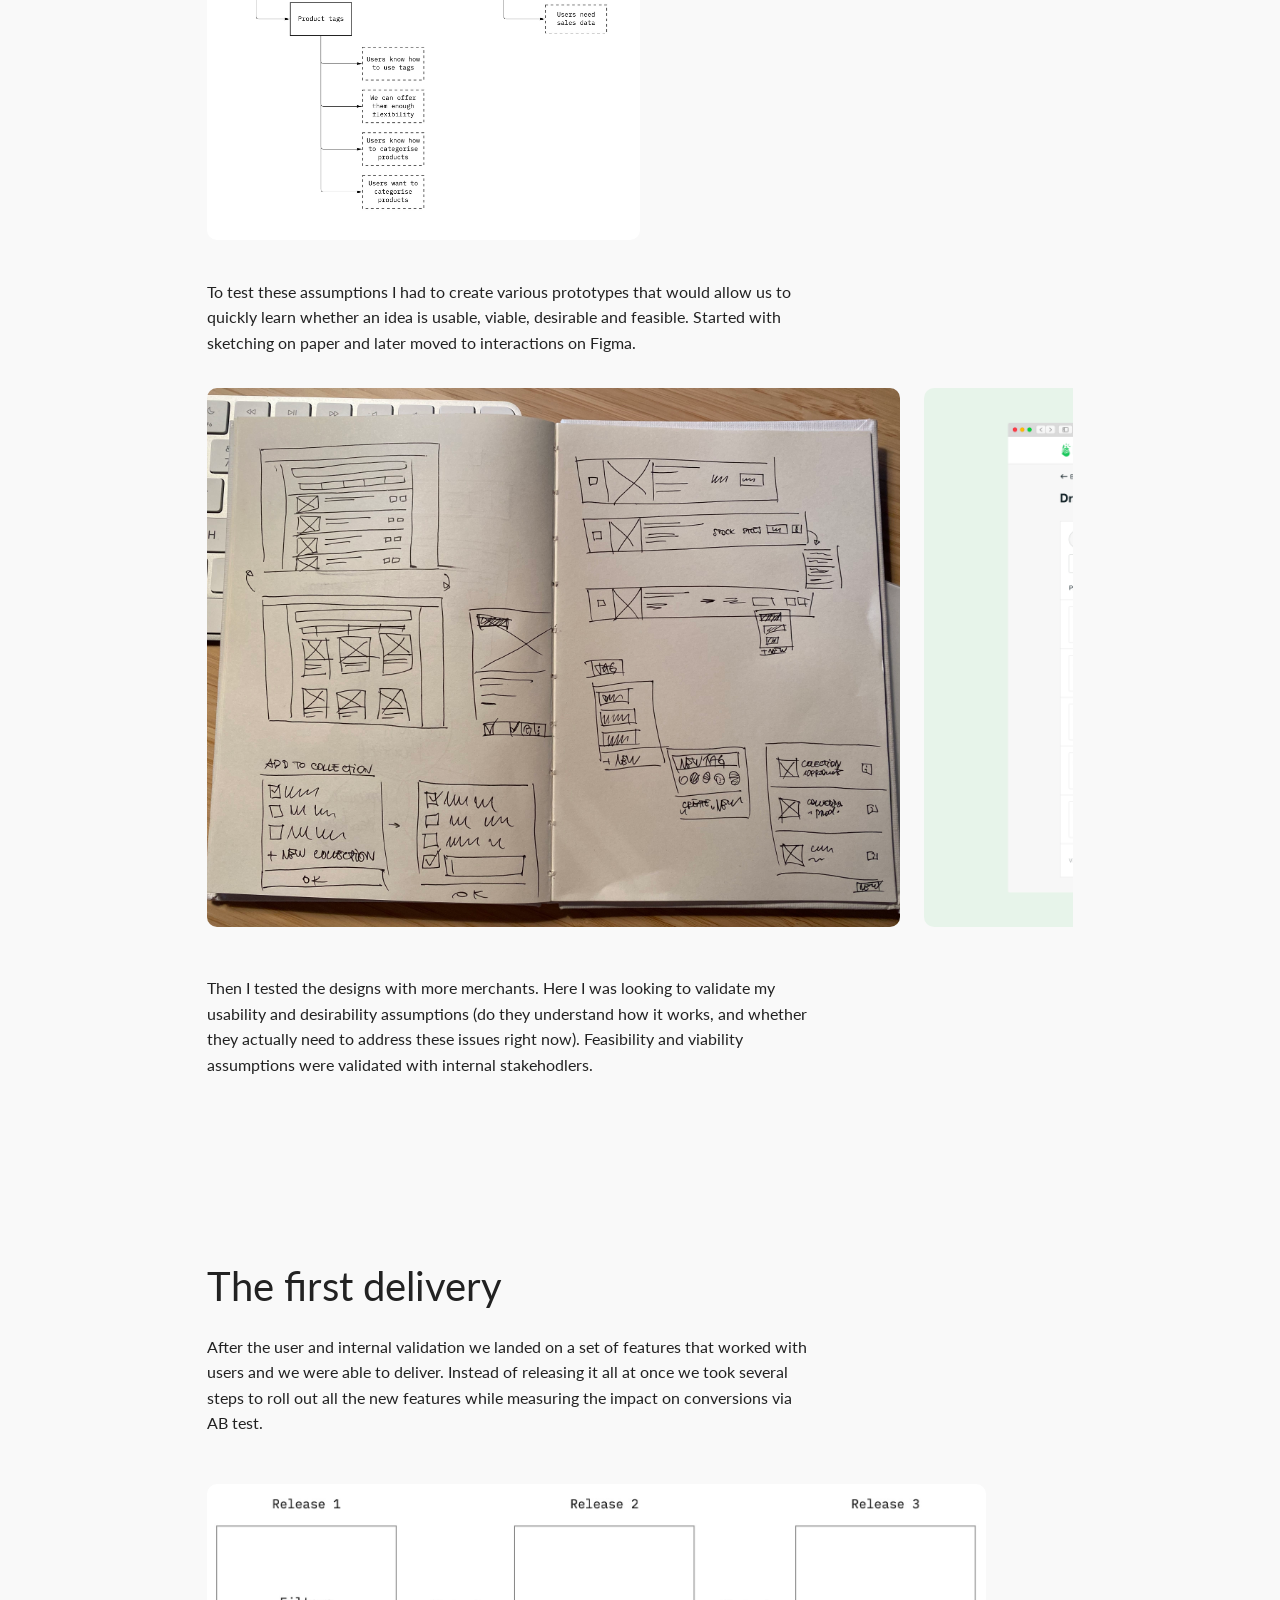
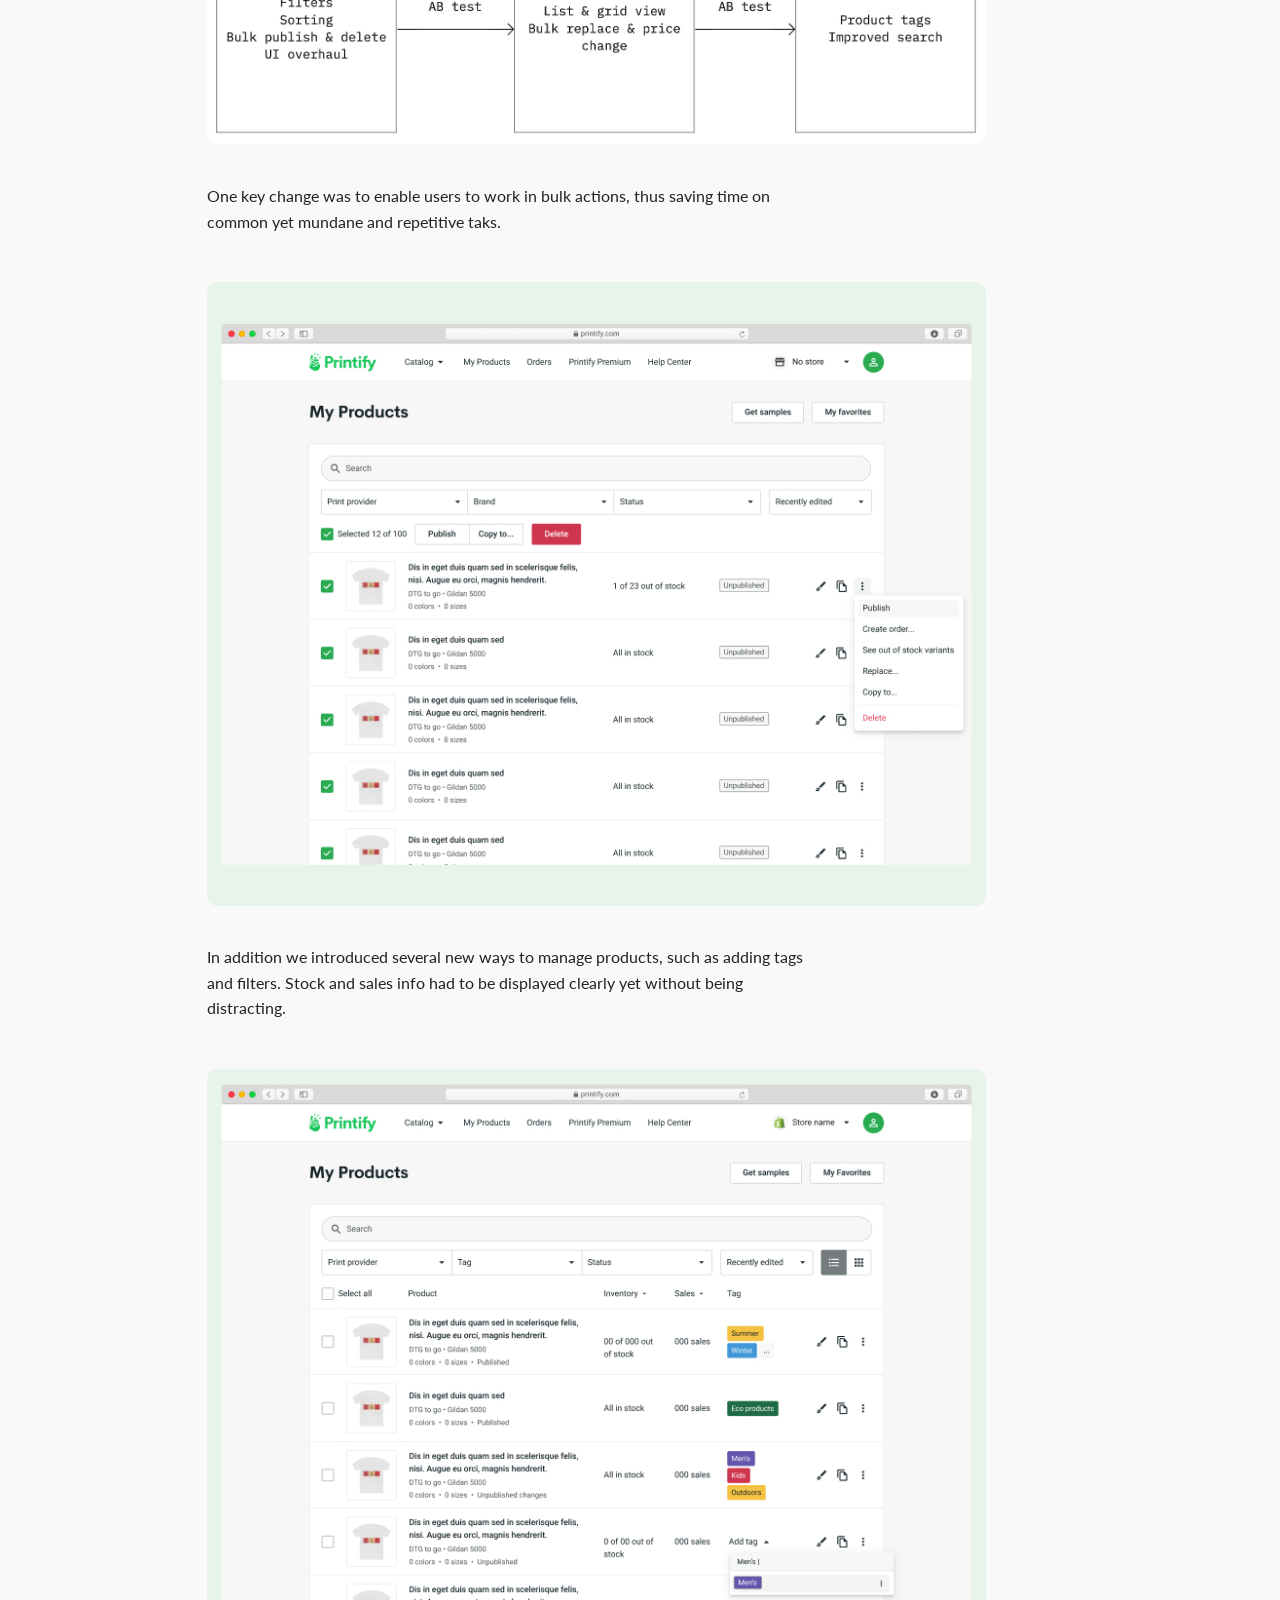
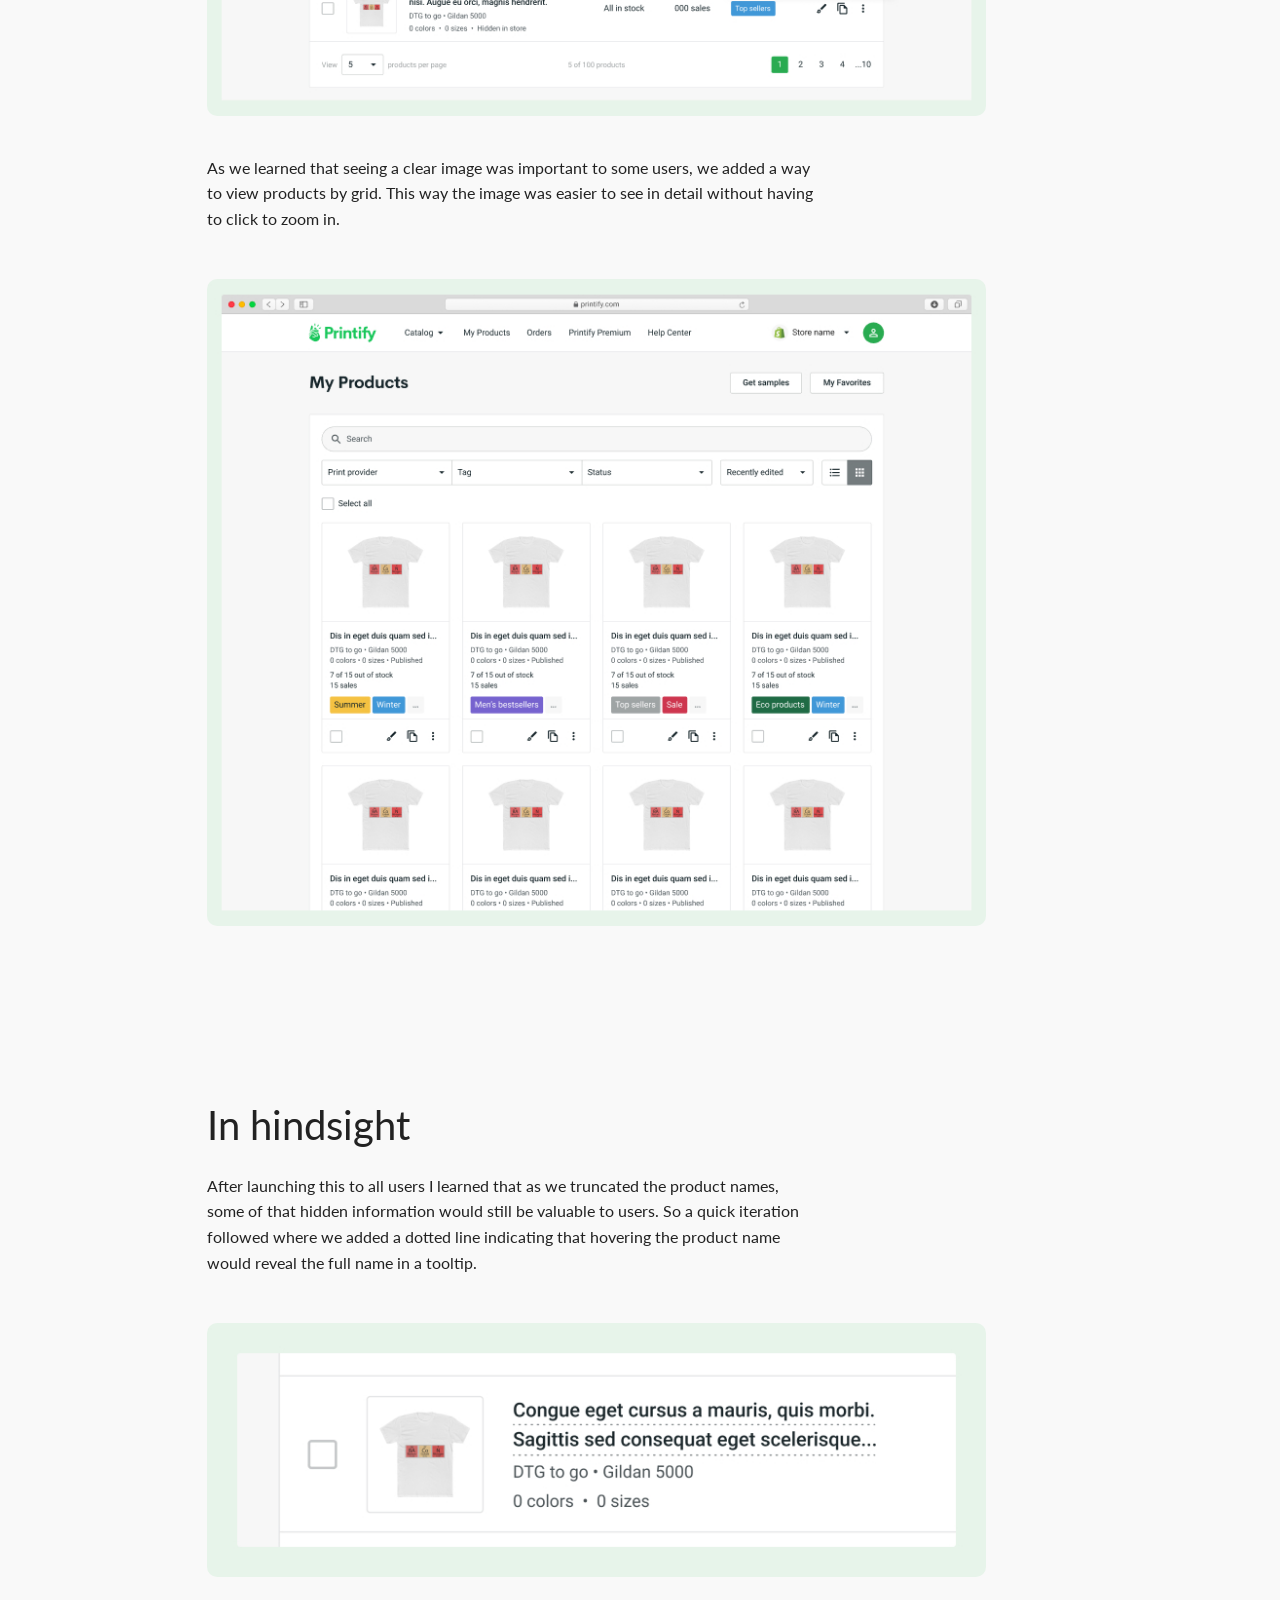
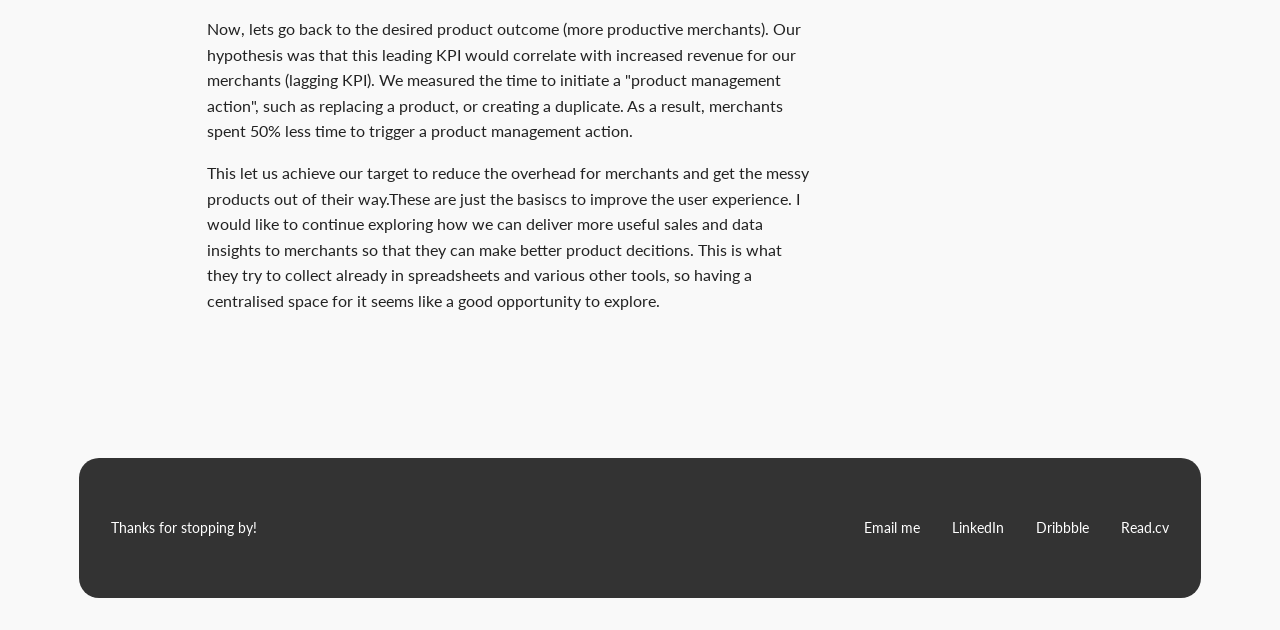
<file: printify1.html>
<!DOCTYPE html>
<html lang="en">
<head>
    <meta charset="UTF-8">
    <meta name="viewport" content="width=device-width, initial-scale=1.0">
    <link rel="preconnect" href="https://fonts.googleapis.com">
    <link rel="preconnect" href="https://fonts.gstatic.com" crossorigin>
    <link href="https://fonts.googleapis.com/css2?family=Lato:wght@300;400;700;900&display=swap" rel="stylesheet">
    <script>
      (function () {
        var t;
        try { t = localStorage.getItem('theme'); } catch (e) {}
        if (t !== 'light' && t !== 'dark') {
          t = window.matchMedia && window.matchMedia('(prefers-color-scheme: dark)').matches ? 'dark' : 'light';
        }
        document.documentElement.setAttribute('data-theme', t);
      })();
    </script>
    <link rel="stylesheet" href="styles.css">
    <title>Reimagining Product Management</title>

    <link rel="icon" type="image/png" href="assets/favicon/favicon-96x96.png" sizes="96x96" />
    <link rel="icon" type="image/svg+xml" href="assets/favicon/favicon.svg" />
    <link rel="shortcut icon" href="assets/favicon/favicon.ico" />
    <link rel="apple-touch-icon" sizes="180x180" href="assets/favicon/apple-touch-icon.png" />
    <link rel="manifest" href="assets/favicon/site.webmanifest" />

</head>
<body>
    <header>
        <div class="nav-container">
          <nav>
            <a href="./index.html" onclick="window.location.href='./index.html'; return false;">← Back</a>
          </nav>
        </div>
        <button type="button" class="theme-toggle" role="switch" aria-checked="false" aria-label="Dark mode" title="Toggle dark mode">
          <span class="theme-toggle-knob" aria-hidden="true">
            <svg class="icon-sun" viewBox="0 0 24 24" fill="none" stroke="currentColor" stroke-width="2.2" stroke-linecap="round" stroke-linejoin="round"><circle cx="12" cy="12" r="4"/><path d="M12 2v2M12 20v2M4.93 4.93l1.41 1.41M17.66 17.66l1.41 1.41M2 12h2M20 12h2M4.93 19.07l1.41-1.41M17.66 6.34l1.41-1.41"/></svg>
            <svg class="icon-moon" viewBox="0 0 24 24" fill="none" stroke="currentColor" stroke-width="2.2" stroke-linecap="round" stroke-linejoin="round"><path d="M21 12.79A9 9 0 1 1 11.21 3 7 7 0 0 0 21 12.79z"/></svg>
          </span>
        </button>
      </header>
    
    <section id="project-hero">
        <div class="work-container">
            <div class="project-grid">
               <div class="project-image-container">
                <img src="images/pfy_cover3.png" alt="Printify" class="project-hero-image">
            </div>
            <div>
                <h1>Reimagining Product Management</h1>
                <div class="summary-card">
                <h3>Online sellers tend to have many products in the inventory, which makes managing them a time consuming and often dreaded task. I led the design to improve this experience for merchants on Printify platform. The outcome was more efficient merchants who spent less time being stuck in the products and could focus on growing their business instead.</h3>
            </div>    
            </div>
            </div>
            
         
        </div>
    </section>
    
    <section id="project-overview">
        <div class="work-container">
            <div class="project-grid">
                    <h2>Do we need engagement?</h2>
                    <p class="p-case">While for some it might be tempting to increase user engagement on their product, it wasn't the case for us. Printify is a productivity tool - a place where you can create and manage your online merchandise. We knew our users are very busy, so we need to let them achieve their goals as quickly and easily as possible. So that they can spend their time on increasign the revenue instead.</p>
                
                    <p class="quote">"The more successful our users are, the more successful we are as a company."</p>            </div>
            <div class="project-grid">
                <h2>Starting with Why</h2>
                <p class="p-case">I interviewed 7 merchants to find out what needs, pains and desires they had with the product management. I was interested in the key actions users make on the product dashboard, such as naming, searching, looking at images and also open to hear what was missing to make their experience better. </p>
            </div>
                <div class="project-image-container">
                    <img src="images/interview_pt.png" class="project-hero-image">
                </div>
                <p class="p-case">There was a lot of tagging the transcripts, combining and synthesizing insights afterwards. As the team had limited time and resources we really wanted to separate the "painkiller" problems and focus on those first.
                </p>
            
        </div>
    </section>
    
    <section id="project-challenge">
        <div class="work-container">
            <h2>It didn't work the way merchants worked</h2>
            <div class="project-grid">
                  <p class="p-case">The first version of product dashboard was filled with assumptions and lacked user validation. We found out that users mental model was quite different from the implementation model.</p>
                    <ul>
                        <li>There was no way to organise the products in a way that would make sense for the merchants</li>
                        <li>It was difficult to understand the product profitability</li>
                        <li>Users had tons of similar looking products that can be easily confused
                        </li>
                    </ul>
                    <p class="p-case">These issues were hurting the growing merchants as increase in revenue correlates with the increase in the product count.
                    </p>
                    <div class="project-image-container">
                        <img src="images/list1.png" class="project-hero-image">
                    </div>
                <p class="p-case">We also knew that merchants used long product titles for SEO and discoverability, which made them all too similar.
                </p>
                </div>
               
            </div>
        </div>
    </section>
    
    <section id="exploring-solutions">
        <div class="work-container">
            <h2>Exploring solutions</h2>
            <div class="project-grid">
                    <p class="p-case">I took a collaborative path and involved engineers into the solution discovery early on. I had some ideas of my own, but I like to get diverse perspectives together and see what comes out in the end. As COVID was in full swing I led a remote workshop to align on core user problems and brainstorm solutions together.</p>
                    <div class="project-image-container">
                        <img src="images/miro.png" class="project-hero-image-small">
                    </div>
                <p class="p-case">After putting the ideas together, an opportunity solution tree emerged. This way we could see an overview of what initiatives we have and what assumptions to validate for each of them. Also, it served as a good reminder to ditch the ideas that aren't worth pursuing since all that matters is the outcome, not the output.
                </p>
                <div class="project-image-container">
                    <img src="images/OST1.jpeg" class="project-hero-image-small">
                </div>
            <p class="p-case"> To test these assumptions I had to create various prototypes that would allow us to quickly learn whether an idea is usable, viable, desirable and feasible. Started with sketching on paper and later moved to interactions on Figma.
            </p>
            <div class="horizontal-scroll-container">
                <img src="images/notebook.jpeg" class="horizontal-scroll-item">
                <img src="images/solution1.jpeg" class="horizontal-scroll-item">
                <img src="images/solution2.jpeg" class="horizontal-scroll-item">
            </div>
            <p class="p-case">Then I tested the designs with more merchants. Here I was looking to validate my usability and desirability assumptions (do they understand how it works, and whether they actually need to address these issues right now). Feasibility and viability assumptions were validated with internal stakehodlers.
            </p>
            </div>
        </div>
    </section>
    
    <section id="delivery">
        <div class="work-container">
            <h2>The first delivery</h2>
                    <p class="p-case">After the user and internal validation we landed on a set of features that worked with users and we were able to deliver. Instead of releasing it all at once we took several steps to roll out all the new features while measuring the impact on conversions via AB test.
                    </p>
                    
                
                    <div class="project-image-container">
                        <img src="images/release1.jpeg" class="project-hero-image">
                    </div>
                    <p class="p-case">One key change was to enable users to work in bulk actions, thus saving time on common yet mundane and repetitive taks.
                    </p>
                    <div class="project-image-container">
                        <img src="images/solution3.jpeg" class="project-hero-image">
                    </div>
                    <p class="p-case">In addition we introduced several new ways to manage products, such as adding tags and filters. Stock and sales info had to be displayed clearly yet without being distracting.
                    </p>
                    <div class="project-image-container">
                        <img src="images/solution4.jpeg" class="project-hero-image">
                    </div>
                    <p class="p-case">As we learned that seeing a clear image was important to some users, we added a way to view products by grid. This way the image was easier to see in detail without having to click to zoom in.
                    </p>
                    <div class="project-image-container">
                        <img src="images/solution5.jpeg" class="project-hero-image">
                    </div>
        </div>
    </section>
    
    <section id="project-results">
        <div class="work-container">
            <h2>In hindsight</h2>
              <p class="p-case">After launching this to all users I learned that as we truncated the product names, some of that hidden information would still be valuable to users. So a quick iteration followed where we added a dotted line indicating that hovering the product name would reveal the full name in a tooltip.
              </p>
              <div class="project-image-container">
                <img src="images/tooltip.jpeg" class="project-hero-image">
            </div>
            <p class="p-case">Now, lets go back to the desired product outcome (more productive merchants). Our hypothesis was that this leading KPI would correlate with increased revenue for our merchants (lagging KPI). We measured the time to initiate a "product management action", such as replacing a product, or creating a duplicate. As a result, merchants spent 50% less time to trigger a product management action.
            </p>
            <p class="p-case">This let us achieve our target to reduce the overhead for merchants and get the messy products out of their way.These are just the basiscs to improve the user experience. I would like to continue exploring how we can deliver more useful sales and data insights to merchants so that they can make better product decitions. This is what they try to collect already in spreadsheets and various other tools, so having a centralised space for it seems like a good opportunity to explore.
            </p>
        </div>
    </section>
    
    <footer>
        <div class="container">
          <div class="footer-links-container">
            <div class="footer-text">Thanks for stopping by!</div>
            <div class="social-links">
              <a href="mailto:ksprs@icloud.com">Email me</a>
              <a href="https://www.linkedin.com/in/kasper-jelaiskis-8974b57b/" target="_blank" rel="noopener noreferrer">LinkedIn</a>
              <a href="https://dribbble.com/kasperj" target="_blank" rel="noopener noreferrer">Dribbble</a>
              <a href="https://read.cv/kasperj" target="_blank" rel="noopener noreferrer">Read.cv</a>
            </div>
          </div>
        </div>
      </footer>
    <script src="scripts.js"></script>
</body>
</html>
</file>
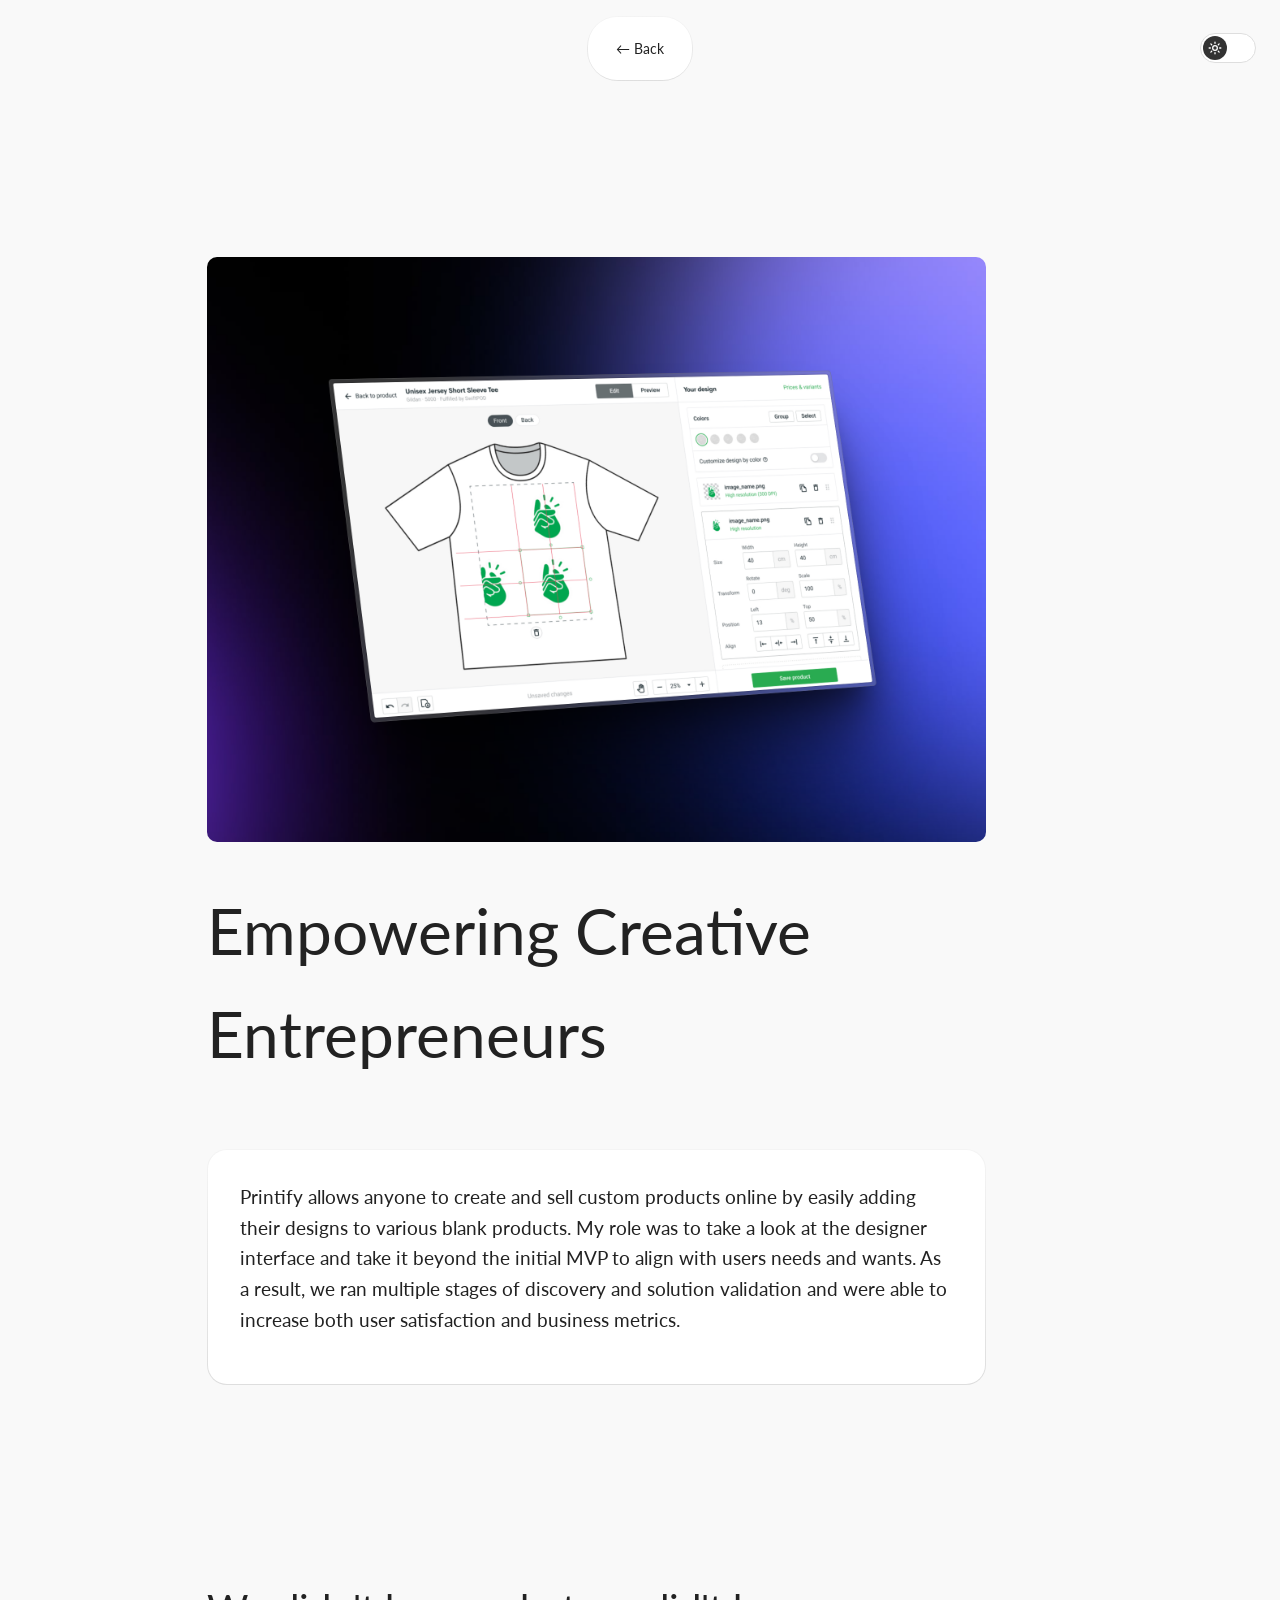
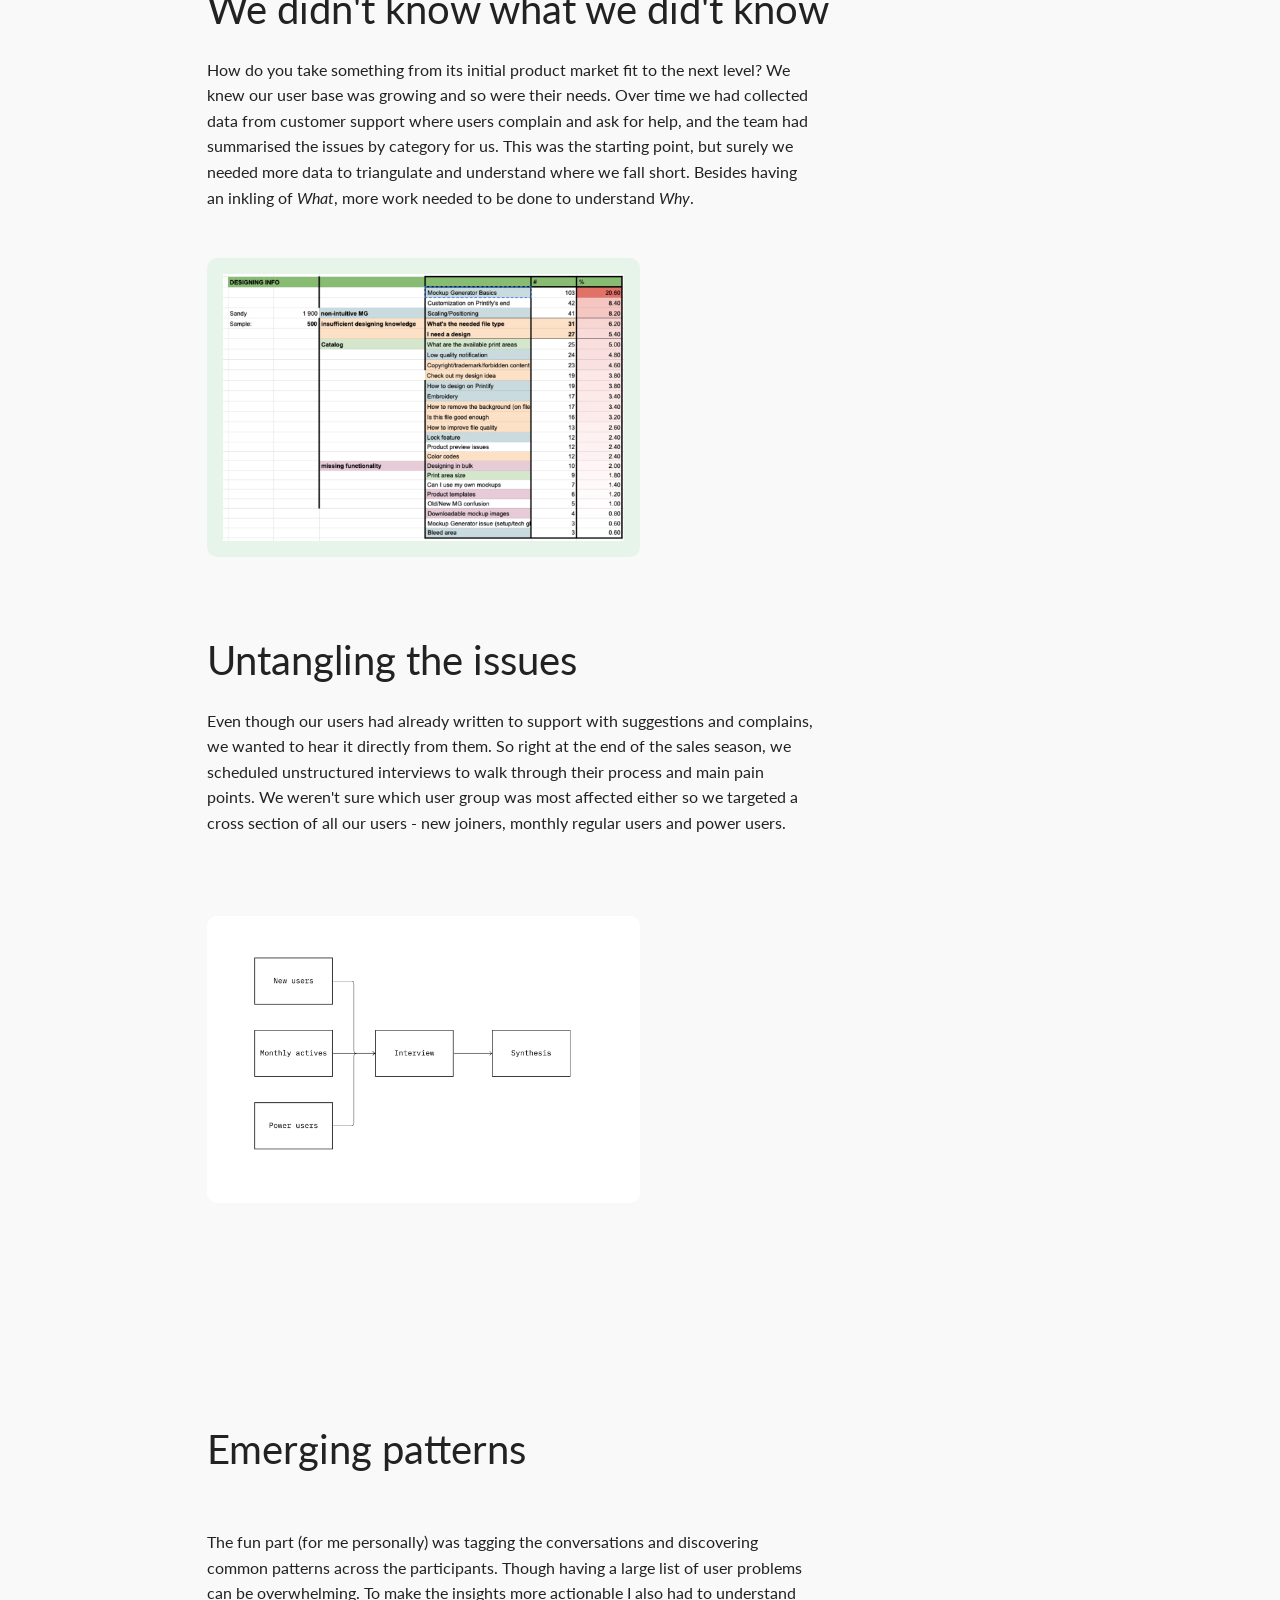
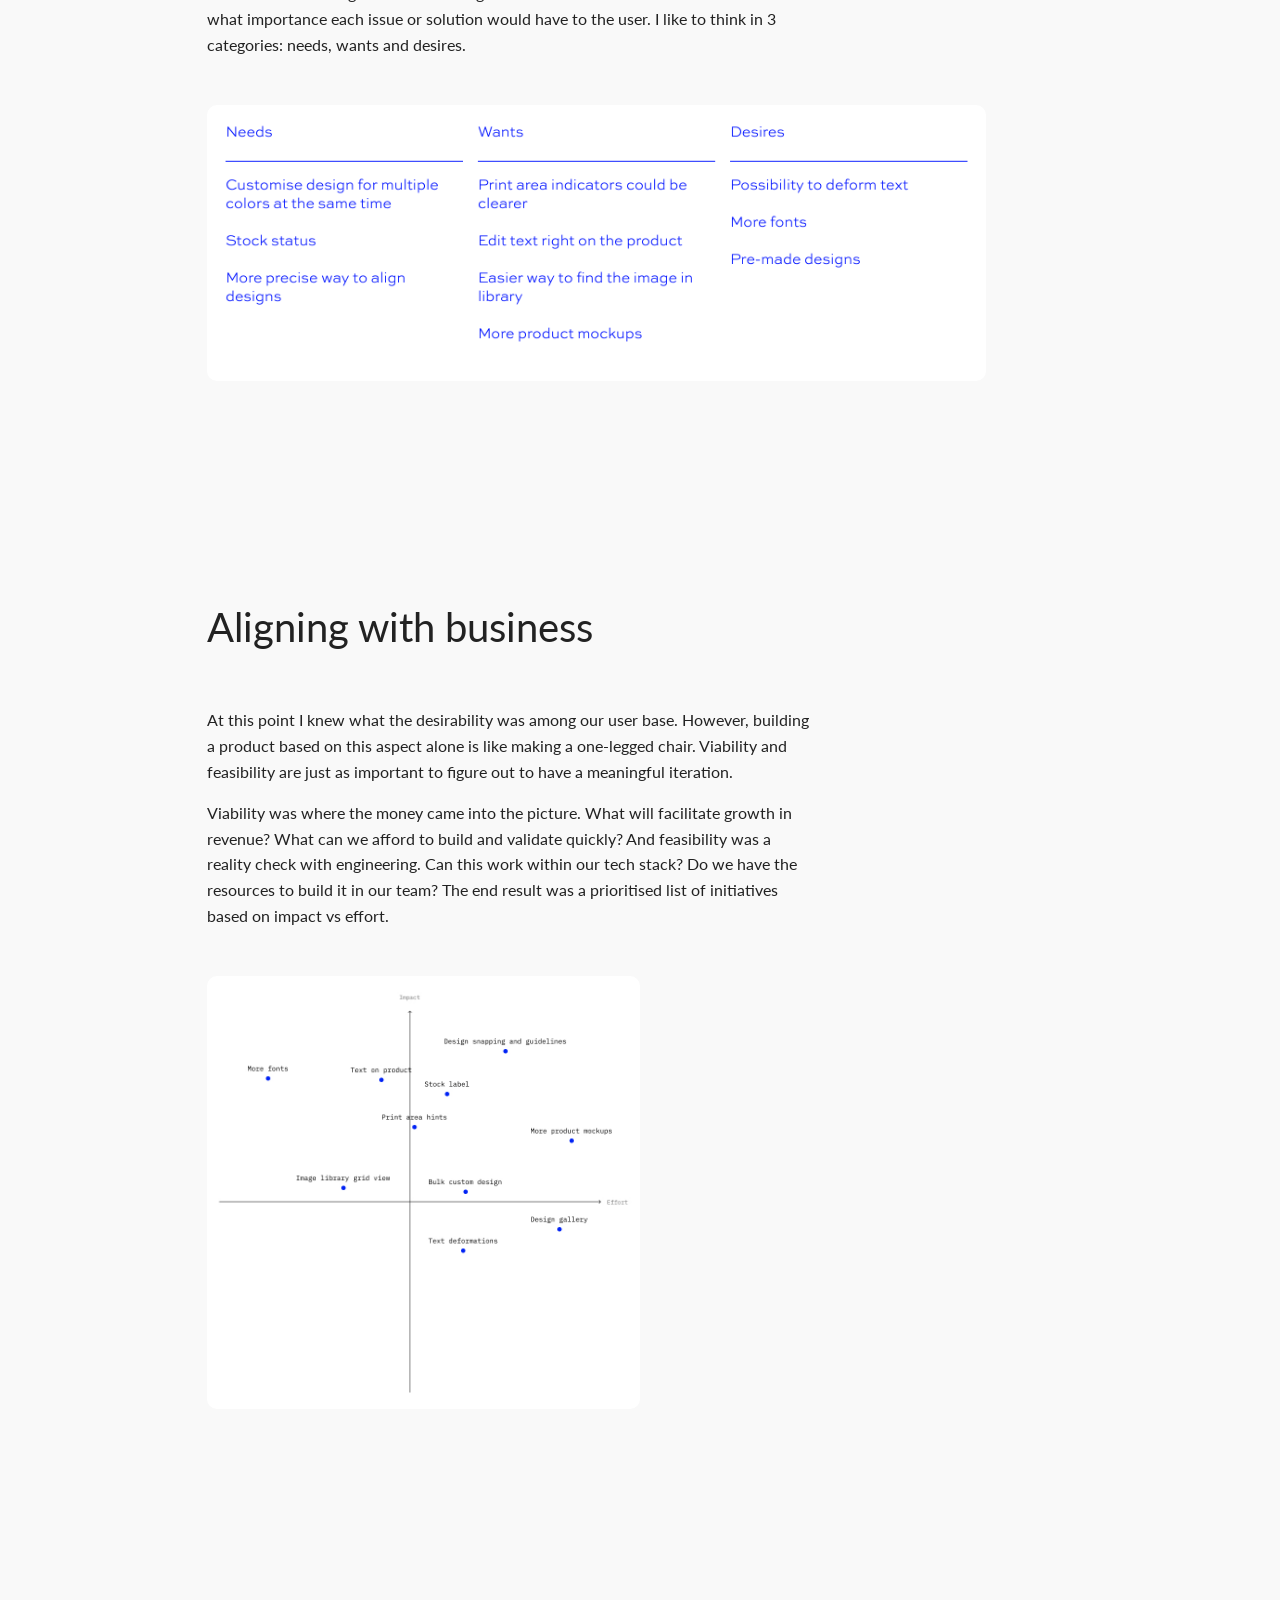
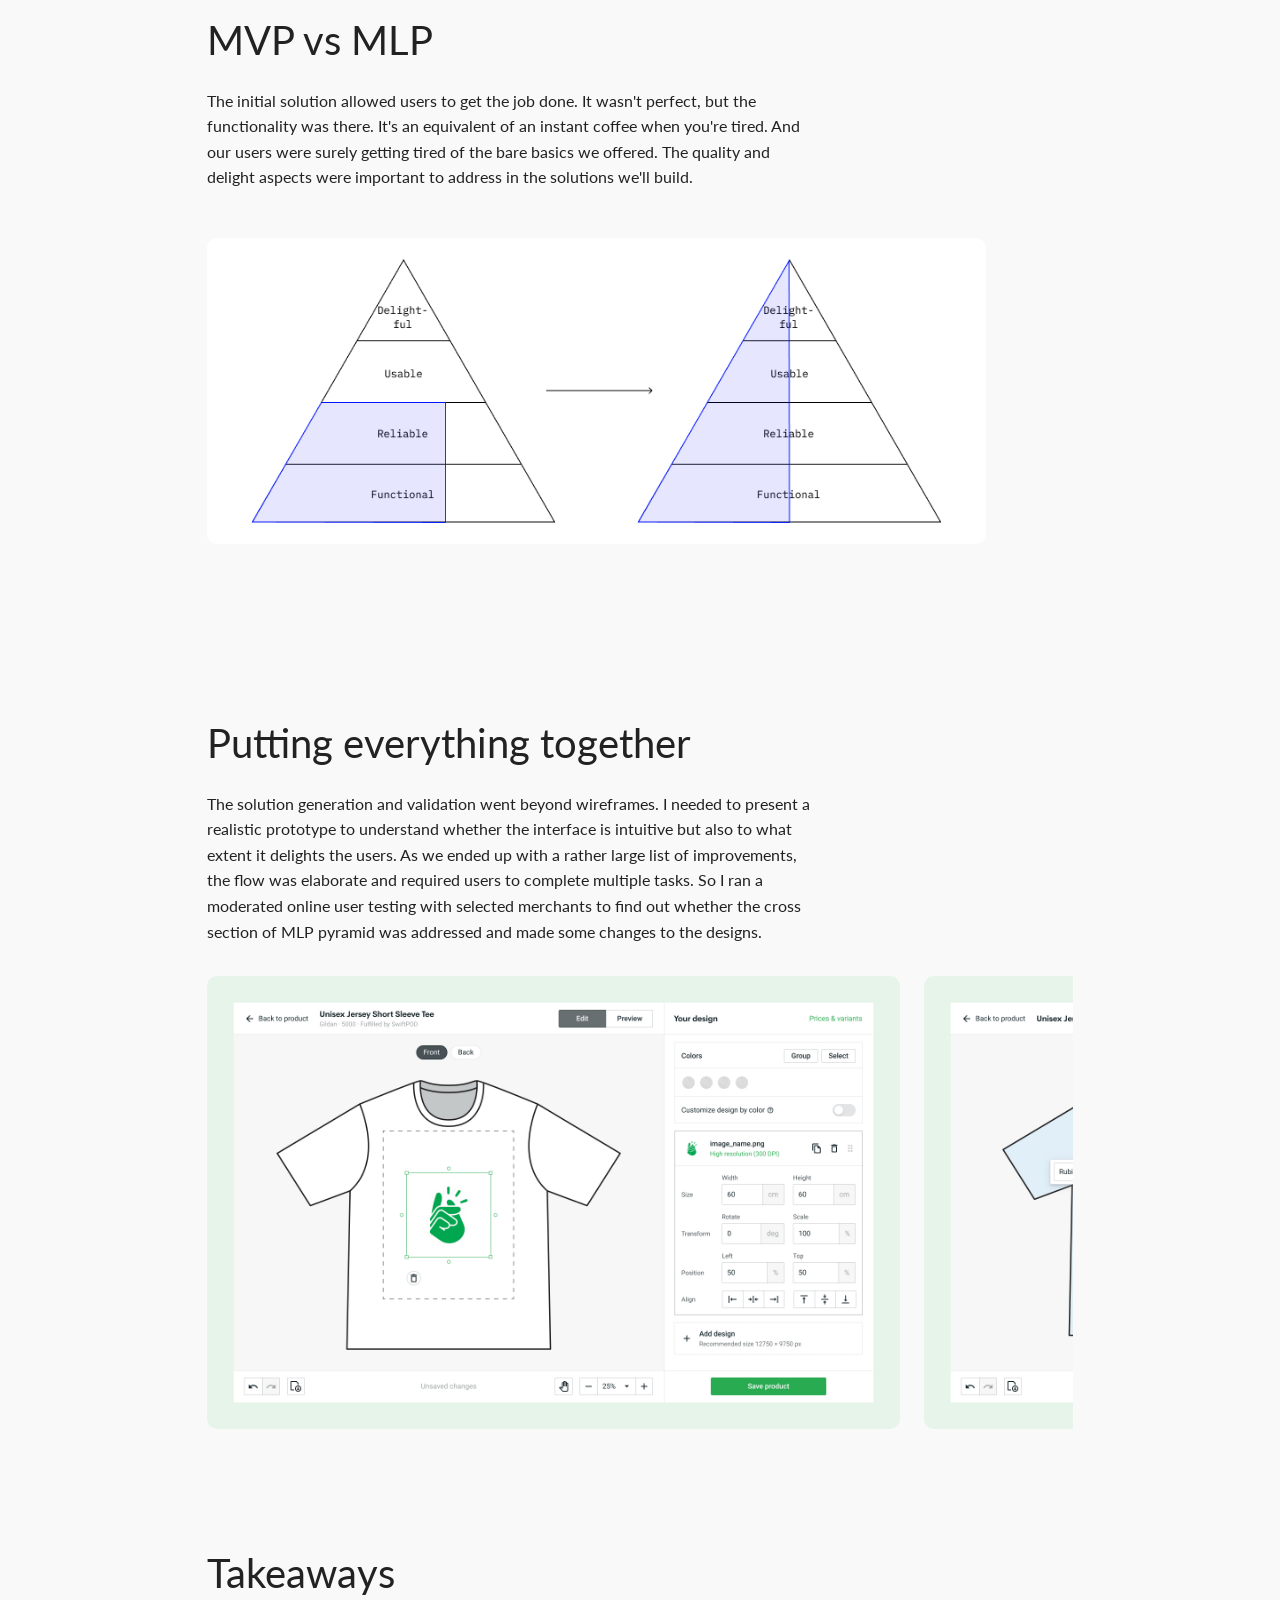
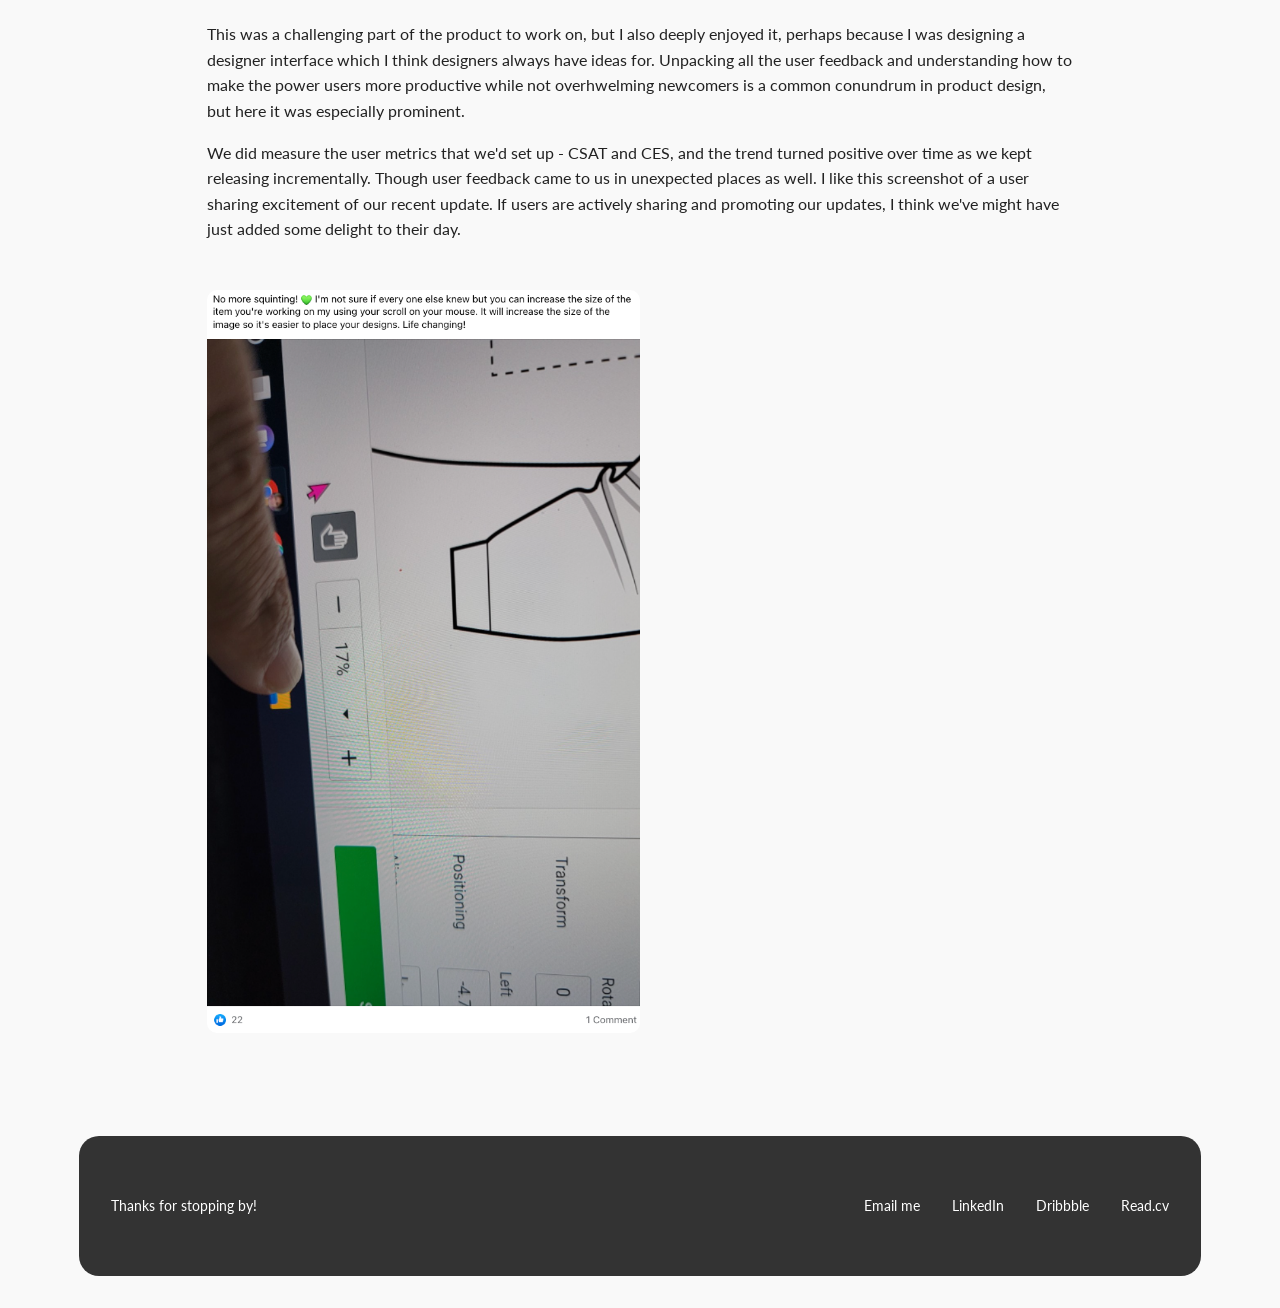
<file: printify2.html>
<!DOCTYPE html>
<html lang="en">
<head>
    <meta charset="UTF-8">
    <meta name="viewport" content="width=device-width, initial-scale=1.0">
    <link rel="preconnect" href="https://fonts.googleapis.com">
    <link rel="preconnect" href="https://fonts.gstatic.com" crossorigin>
    <link href="https://fonts.googleapis.com/css2?family=Lato:wght@300;400;700;900&display=swap" rel="stylesheet">
    <script>
      (function () {
        var t;
        try { t = localStorage.getItem('theme'); } catch (e) {}
        if (t !== 'light' && t !== 'dark') {
          t = window.matchMedia && window.matchMedia('(prefers-color-scheme: dark)').matches ? 'dark' : 'light';
        }
        document.documentElement.setAttribute('data-theme', t);
      })();
    </script>
    <link rel="stylesheet" href="styles.css">
    <title>Empowering Creative Entrepreneurs</title>

    <link rel="icon" type="image/png" href="assets/favicon/favicon-96x96.png" sizes="96x96" />
    <link rel="icon" type="image/svg+xml" href="assets/favicon/favicon.svg" />
    <link rel="shortcut icon" href="assets/favicon/favicon.ico" />
    <link rel="apple-touch-icon" sizes="180x180" href="assets/favicon/apple-touch-icon.png" />
    <link rel="manifest" href="assets/favicon/site.webmanifest" />

</head>
<body>
    <header>
        <div class="nav-container">
          <nav>
            <a href="./index.html" onclick="window.location.href='./index.html'; return false;">← Back</a>
          </nav>
        </div>
        <button type="button" class="theme-toggle" role="switch" aria-checked="false" aria-label="Dark mode" title="Toggle dark mode">
          <span class="theme-toggle-knob" aria-hidden="true">
            <svg class="icon-sun" viewBox="0 0 24 24" fill="none" stroke="currentColor" stroke-width="2.2" stroke-linecap="round" stroke-linejoin="round"><circle cx="12" cy="12" r="4"/><path d="M12 2v2M12 20v2M4.93 4.93l1.41 1.41M17.66 17.66l1.41 1.41M2 12h2M20 12h2M4.93 19.07l1.41-1.41M17.66 6.34l1.41-1.41"/></svg>
            <svg class="icon-moon" viewBox="0 0 24 24" fill="none" stroke="currentColor" stroke-width="2.2" stroke-linecap="round" stroke-linejoin="round"><path d="M21 12.79A9 9 0 1 1 11.21 3 7 7 0 0 0 21 12.79z"/></svg>
          </span>
        </button>
      </header>
    
    <section id="project-hero">
        <div class="work-container">
            <div class="project-grid">
               <div class="project-image-container">
                <img src="images/pfy_cover1.png" alt="Printify" class="project-hero-image">
            </div>
            <div>
                <h1>Empowering Creative Entrepreneurs</h1>
                <div class="summary-card">
                <h3>Printify allows anyone to create and sell custom products online by easily adding their designs to various blank products. My role was to take a look at the designer interface and take it beyond the initial MVP to align with users needs and wants. As a result, we ran multiple stages of discovery and solution validation and were able to increase both user satisfaction and business metrics.</h3>
            </div>    
            </div>
            </div>
            
         
        </div>
    </section>
    
    <section id="project-overview">
        <div class="work-container">
            <div class="project-grid">
                    <h2>We didn't know what we did't know</h2>
                    <p class="p-case">How do you take something from its initial product market fit to the next level? We knew our user base was growing and so were their needs. Over time we had collected data from customer support where users complain and ask for help, and the team had summarised the issues by category for us. This was the starting point, but surely we needed more data to triangulate and understand where we fall short. Besides having an inkling of <em>What</em>, more work needed to be done to understand <em>Why</em>.</p>                
                    <div class="project-image-container">
                        <img src="images/spreadsheet.jpeg" class="project-hero-image-small">
                    </div>


                    <div class="project-grid">
                <h2>Untangling the issues</h2>
                <p class="p-case">Even though our users had already written to support with suggestions and complains, we wanted to hear it directly from them. So right at the end of the sales season, we scheduled unstructured interviews to walk through their process and main pain points. We weren't sure which user group was most affected either so we targeted a cross section of all our users - new joiners, monthly regular users and power users.</p>
            </div>
                <div class="project-image-container">
                    <img src="images/interview-tree.png" class="project-hero-image-small">
                </div>
                </p>
            
        </div>
    </section>
    
    <section id="project-challenge">
        <div class="work-container">
            <h2>Emerging patterns</h2>
            <div class="project-grid">
                  <p class="p-case">The fun part (for me personally) was tagging the conversations and discovering common patterns across the participants. Though having a large list of user problems can be overwhelming. To make the insights more actionable I also had to understand what importance each issue or solution would have to the user. I like to think in 3 categories: needs, wants and desires.</p>
                    </p>
                    <div class="project-image-container">
                        <img src="images/patterns.png" class="project-hero-image">
                    </div>
                </p>
                </div>
               
            </div>
        </div>
    </section>
    
    <section id="exploring-solutions">
        <div class="work-container">
            <h2>Aligning with business
            </h2>
            <div class="project-grid">
                    <p class="p-case">At this point I knew what the desirability was among our user base. However, building a product based on this aspect alone is like making a one-legged chair. Viability and feasibility are just as important to figure out to have a meaningful iteration.</p>
                    <p class="p-case">Viability was where the money came into the picture. What will facilitate growth in revenue? What can we afford to build and validate quickly? And feasibility was a reality check with engineering. Can this work within our tech stack? Do we have the resources to build it in our team? The end result was a prioritised list of initiatives based on impact vs effort.</p>

                    <div class="project-image-container">
                        <img src="images/matrix.jpeg" class="project-hero-image-small">
                    </div>
            </div>
        </div>
    </section>
    
    <section id="delivery">
        <div class="work-container">
            <h2>MVP vs MLP</h2>
                    <p class="p-case">The initial solution allowed users to get the job done. It wasn't perfect, but the functionality was there. It's an equivalent of an instant coffee when you're tired. And our users were surely getting tired of the bare basics we offered. The quality and delight aspects were important to address in the solutions we'll build.
                    </p>
                    <div class="project-image-container">
                        <img src="images/mlp.jpeg" class="project-hero-image">
                    </div>
        </div>
    </section>
    
    <section id="project-results">
        <div class="work-container">
            <h2>Putting everything together</h2>
              <p class="p-case">The solution generation and validation went beyond wireframes. I needed to present a realistic prototype to understand whether the interface is intuitive but also to what extent it delights the users. As we ended up with a rather large list of improvements, the flow was elaborate and required users to complete multiple tasks. So I ran a moderated online user testing with selected merchants to find out whether the cross section of MLP pyramid was addressed and made some changes to the designs.
              </p>
              <div class="horizontal-scroll-container">
                <img src="images/solution6.jpeg" class="horizontal-scroll-item">
                <img src="images/solution7.jpeg" class="horizontal-scroll-item">
                <img src="images/solution8.jpeg" class="horizontal-scroll-item">
                <img src="images/solution9.jpeg" class="horizontal-scroll-item">
            </div>
        </div>
       
    </section>

    <div class="work-container">
        <h2>Takeaways</h2>
        <p class="work-company">This was a challenging part of the product to work on, but I also deeply enjoyed it, perhaps because I was designing a designer interface which I think designers always have ideas for. Unpacking all the user feedback and understanding how to make the power users more productive while not overhwelming newcomers is a common conundrum in product design, but here it was especially prominent.
        </p>
        <p class="work-company">We did measure the user metrics that we'd set up - CSAT and CES, and the trend turned positive over time as we kept releasing incrementally. Though user feedback came to us in unexpected places as well. I like this screenshot of a user sharing excitement of our recent update. If users are actively sharing and promoting our updates, I think we've might have just added some delight to their day.
        </p>
        <div class="project-image-container">
            <img src="images/fb.png" class="project-hero-image-small">
        </div>
    </div>
    
    <footer>
        <div class="container">
          <div class="footer-links-container">
            <div class="footer-text">Thanks for stopping by!</div>
            <div class="social-links">
              <a href="mailto:ksprs@icloud.com">Email me</a>
              <a href="https://www.linkedin.com/in/kasper-jelaiskis-8974b57b/" target="_blank" rel="noopener noreferrer">LinkedIn</a>
              <a href="https://dribbble.com/kasperj" target="_blank" rel="noopener noreferrer">Dribbble</a>
              <a href="https://read.cv/kasperj" target="_blank" rel="noopener noreferrer">Read.cv</a>
            </div>
          </div>
        </div>
      </footer>
    <script src="scripts.js"></script>
</body>
</html>
</file>
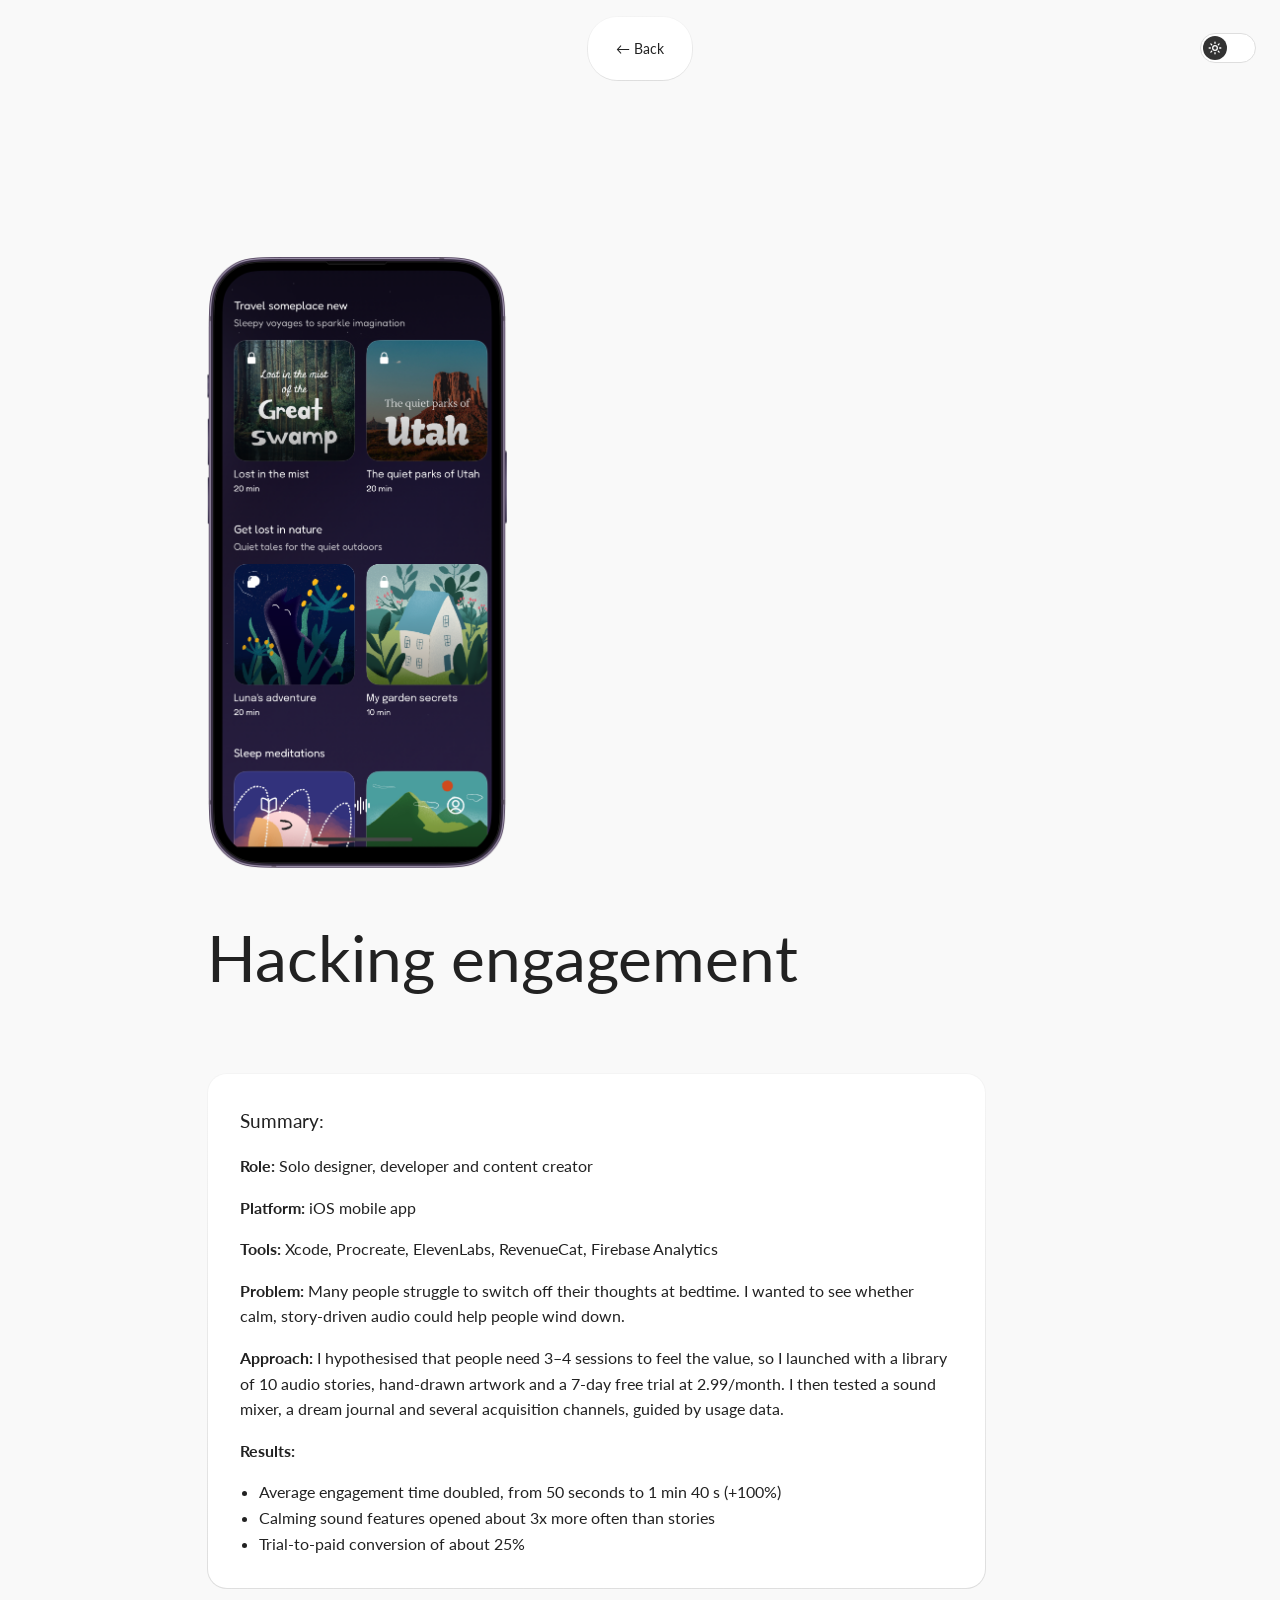
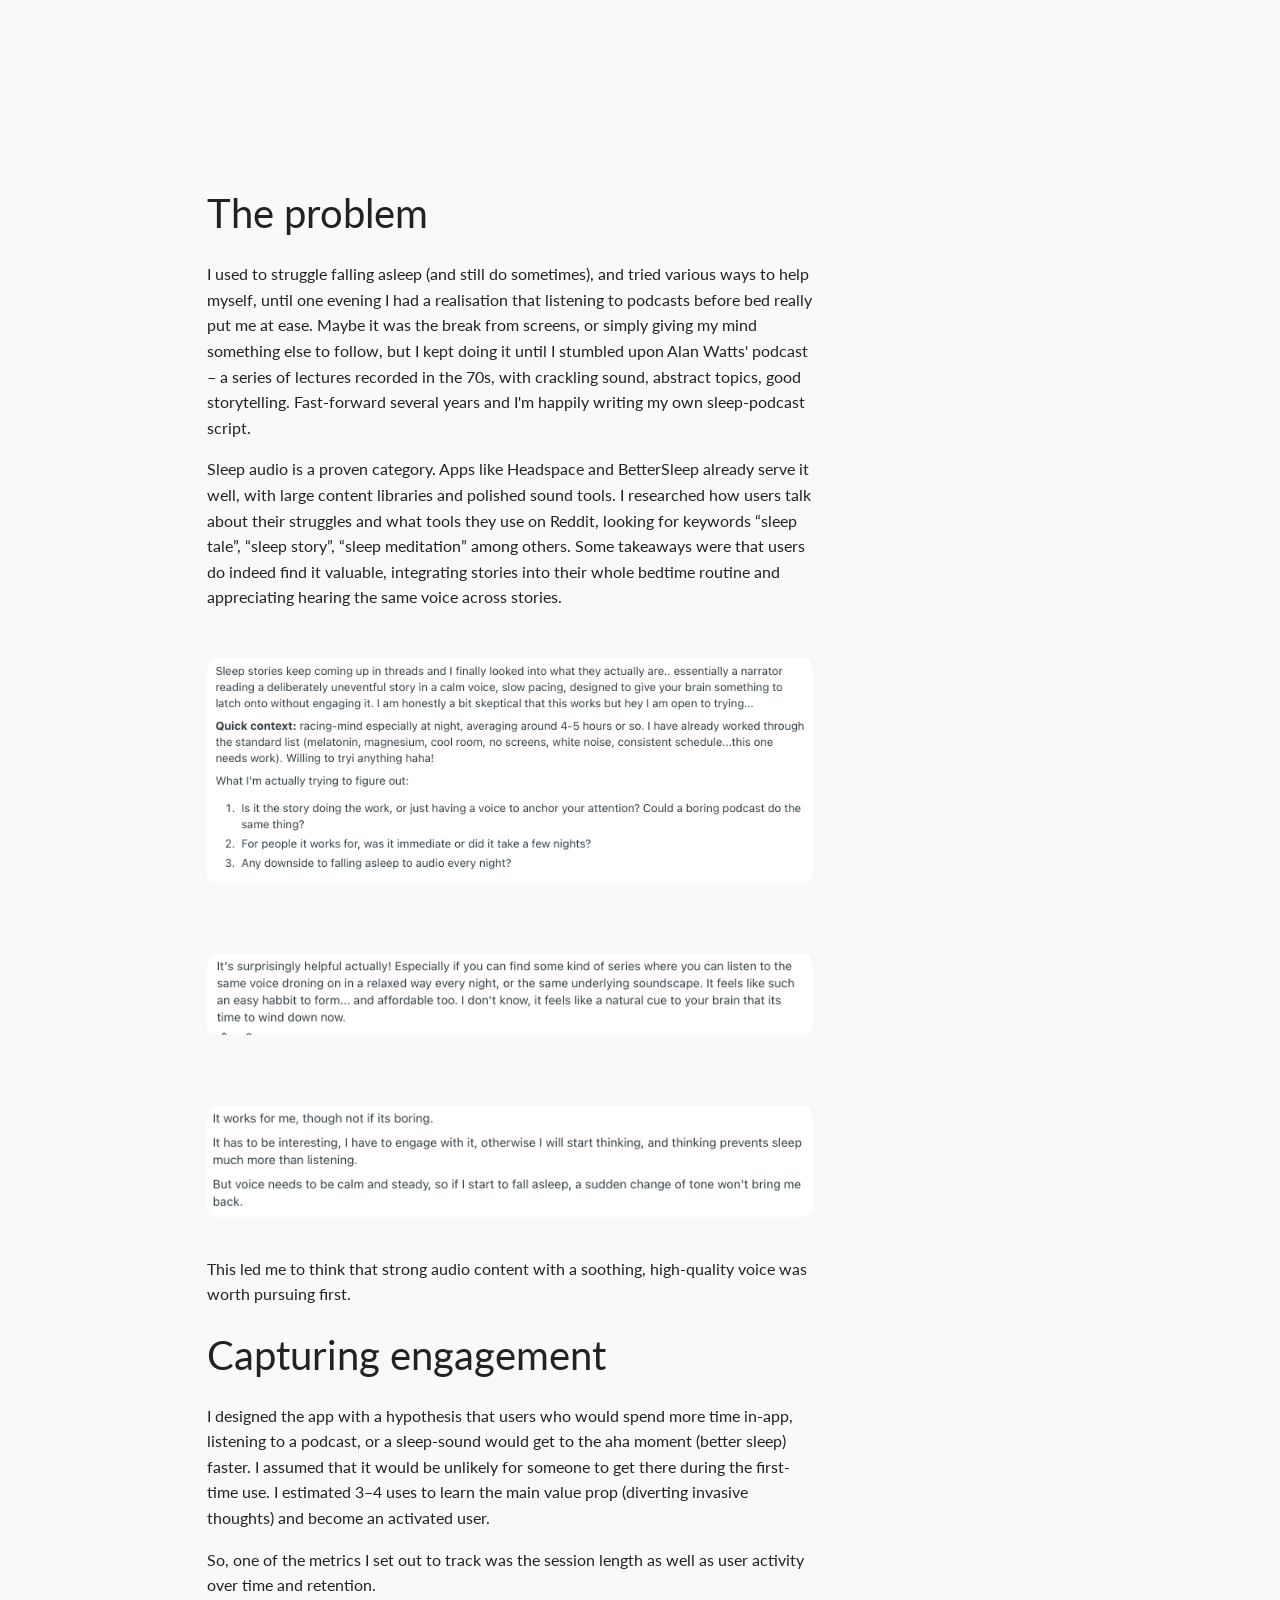
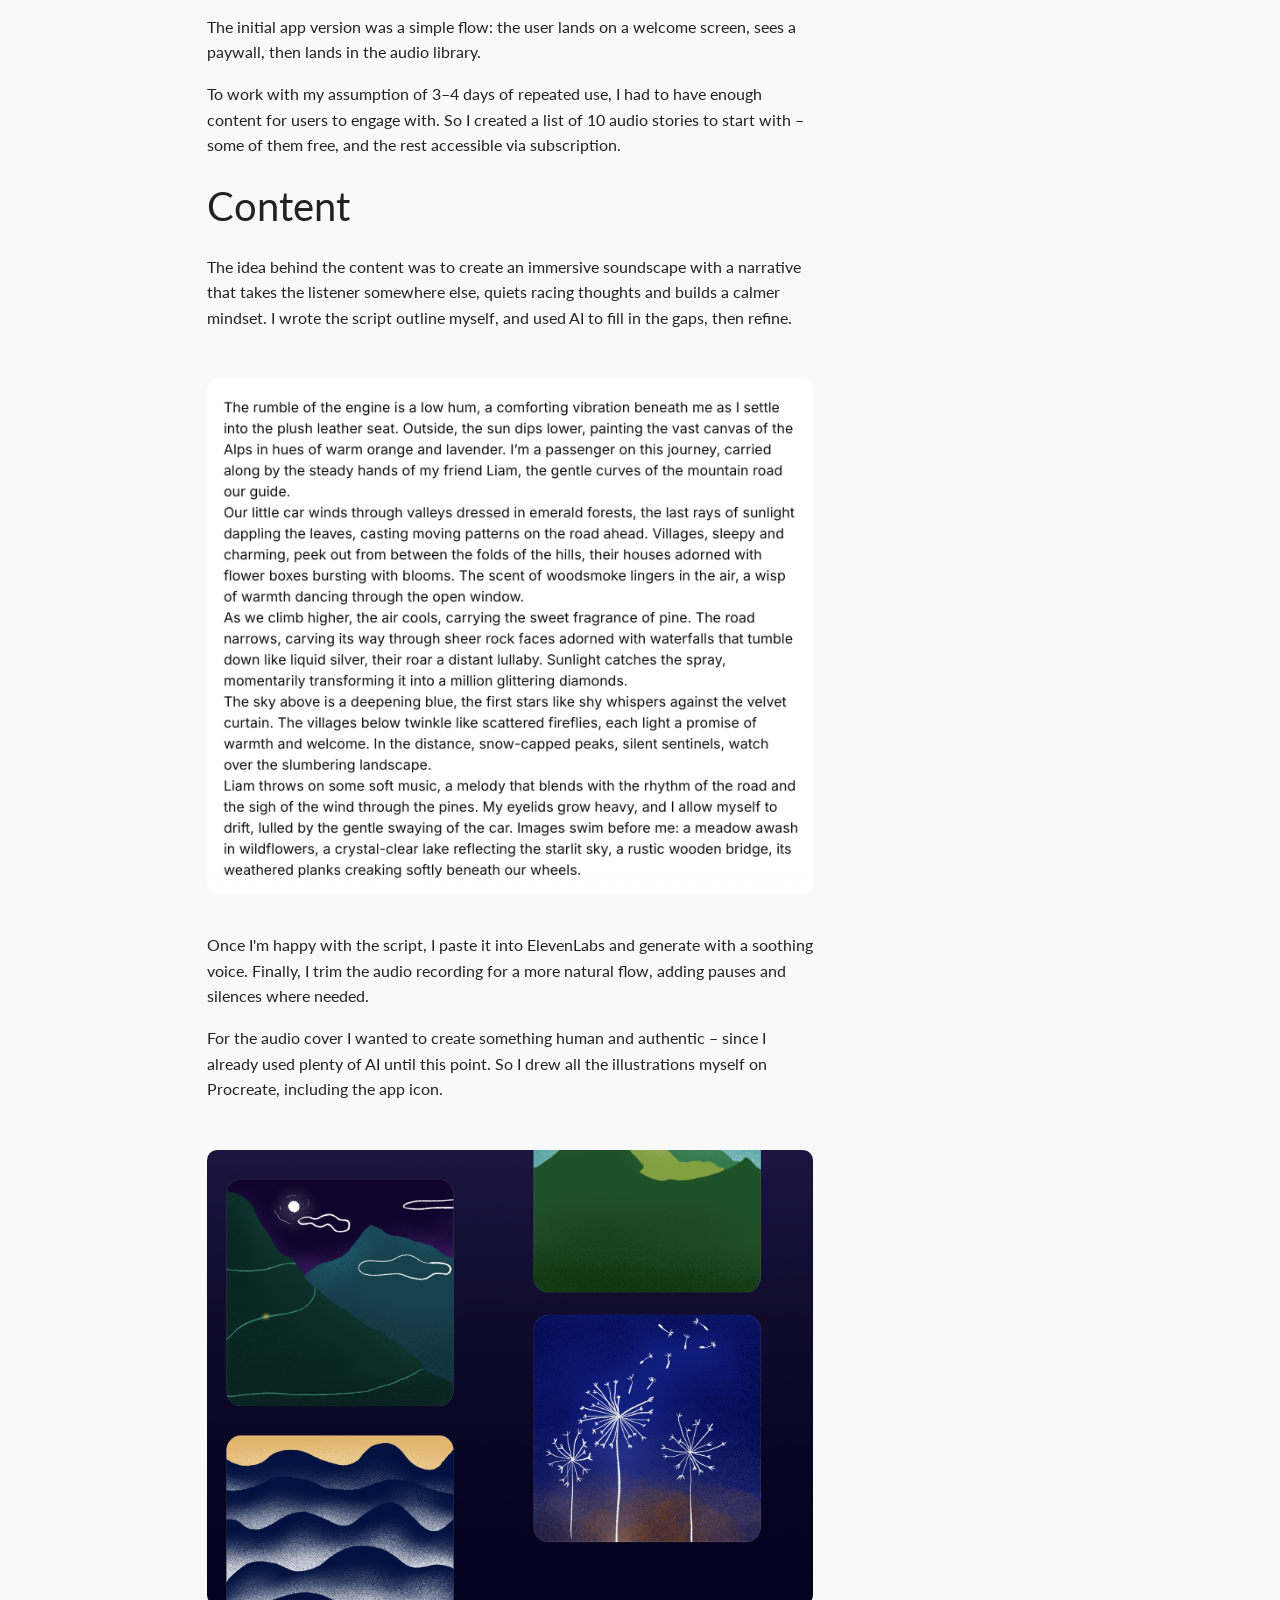
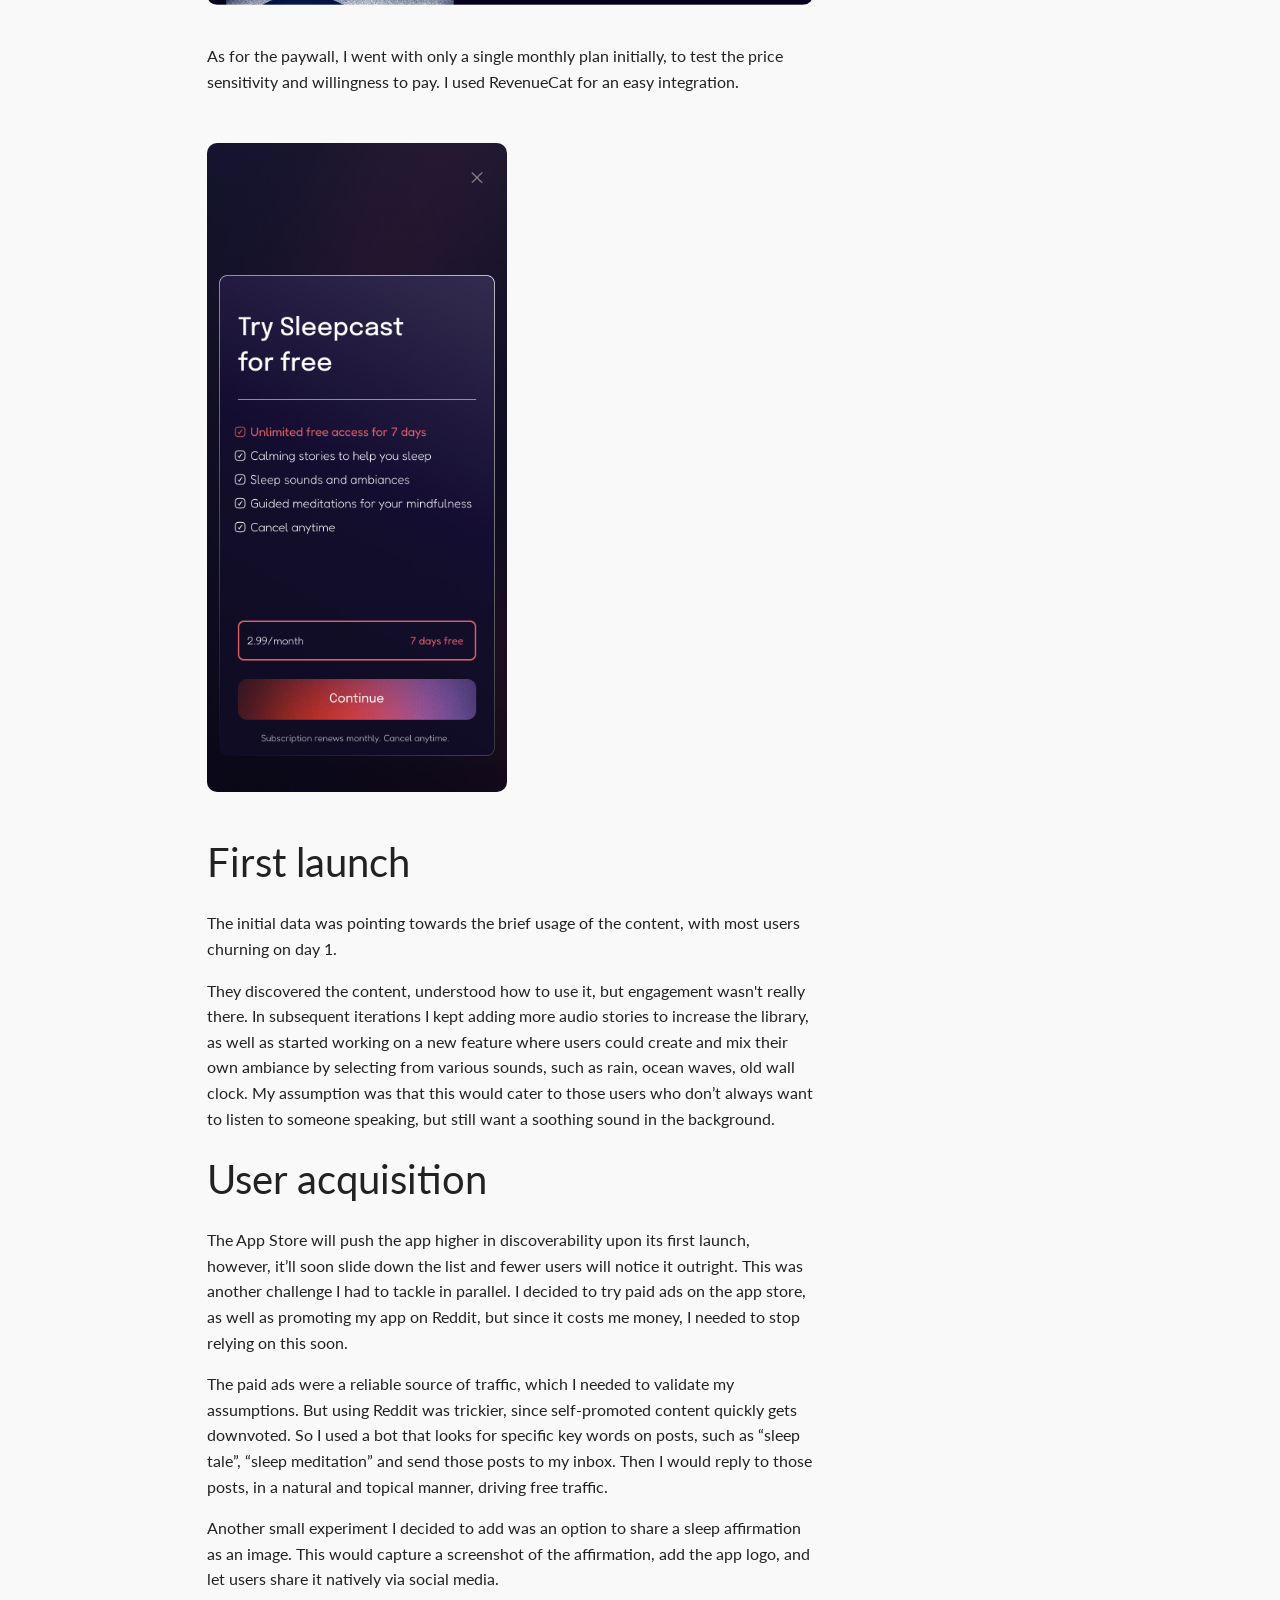
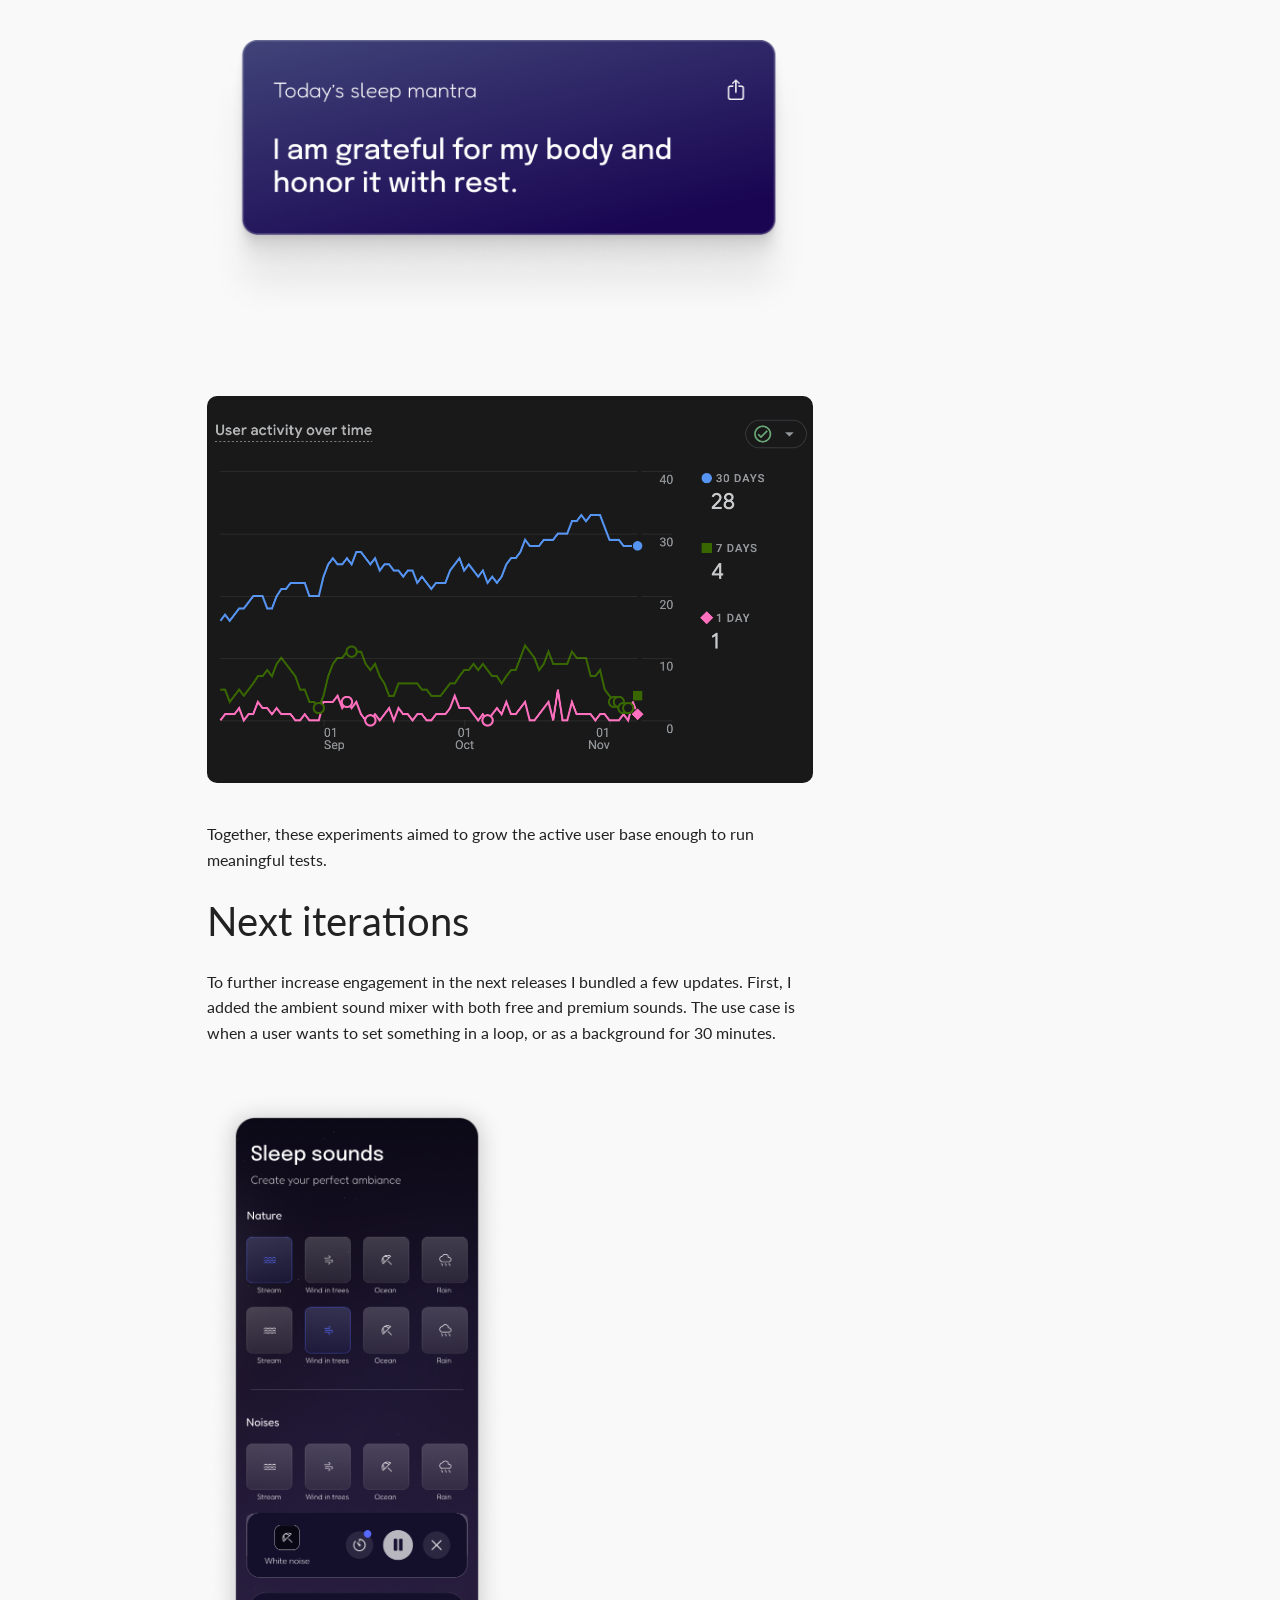
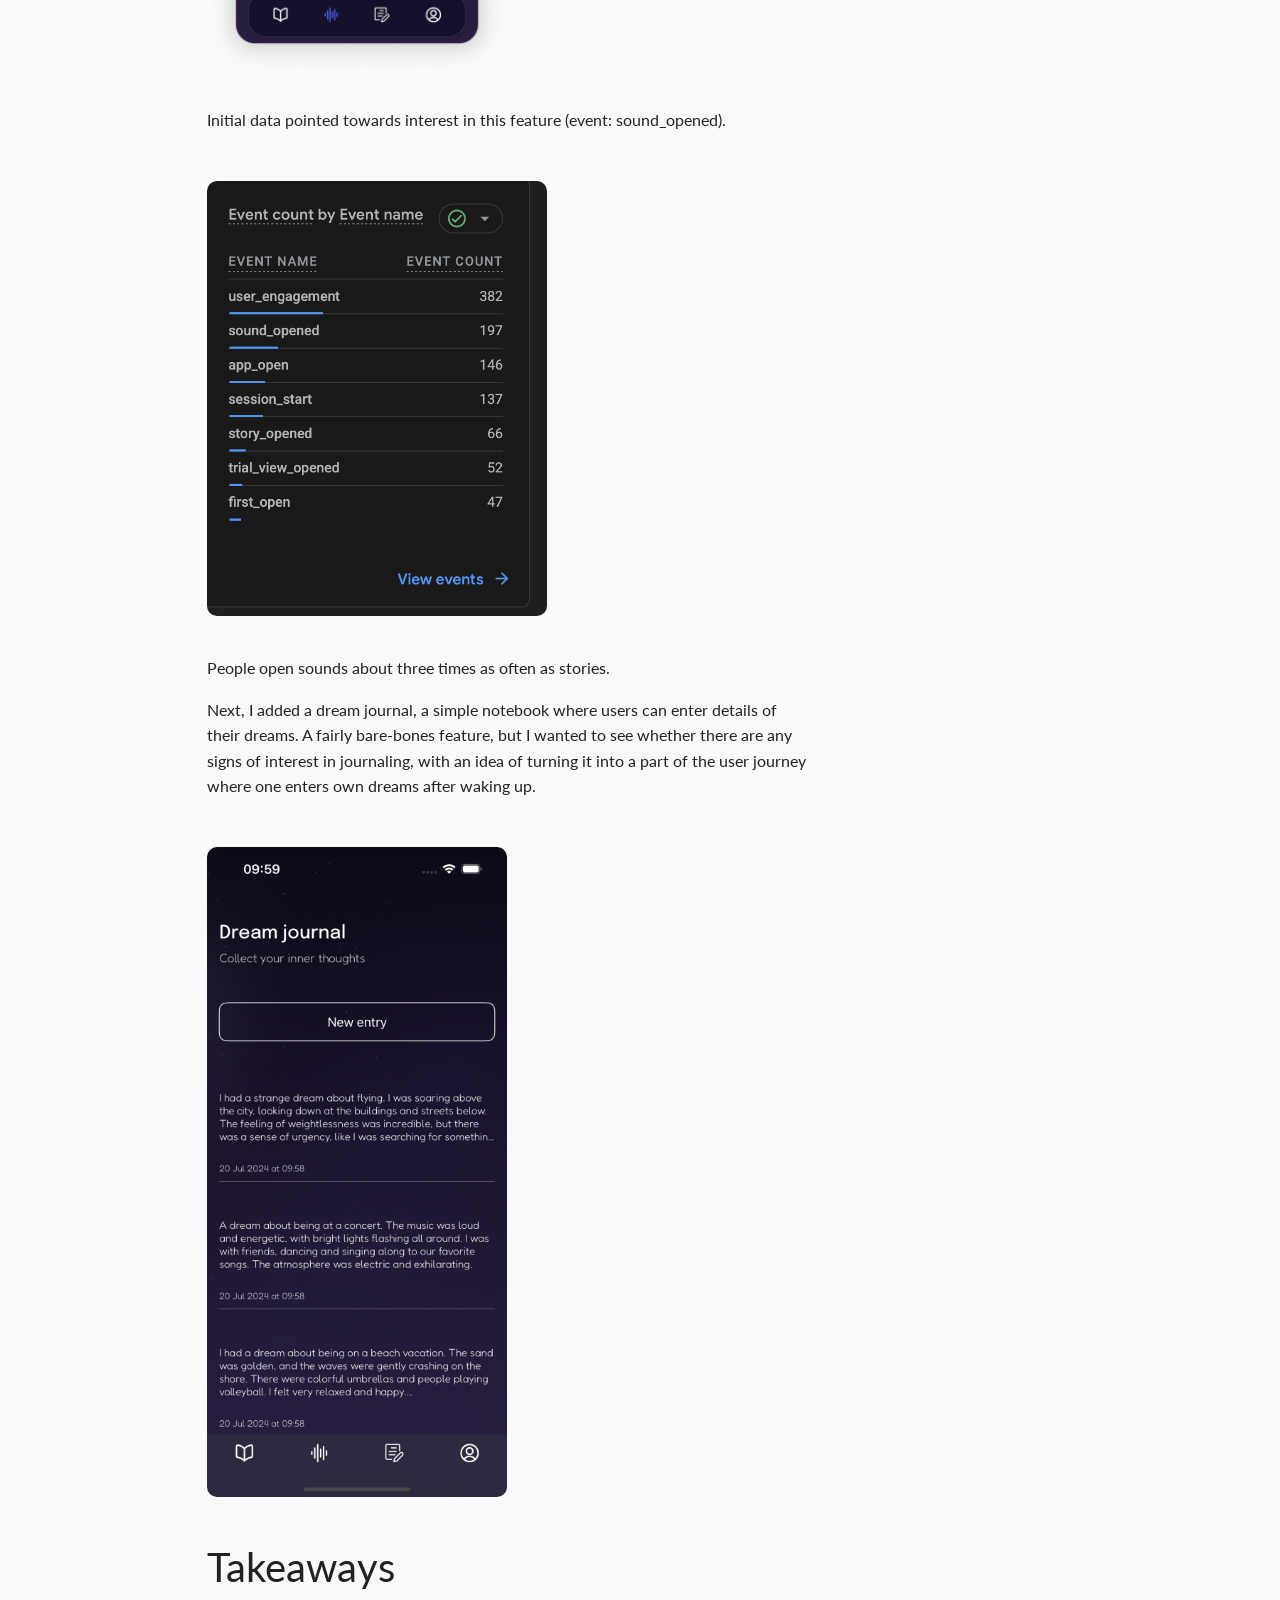
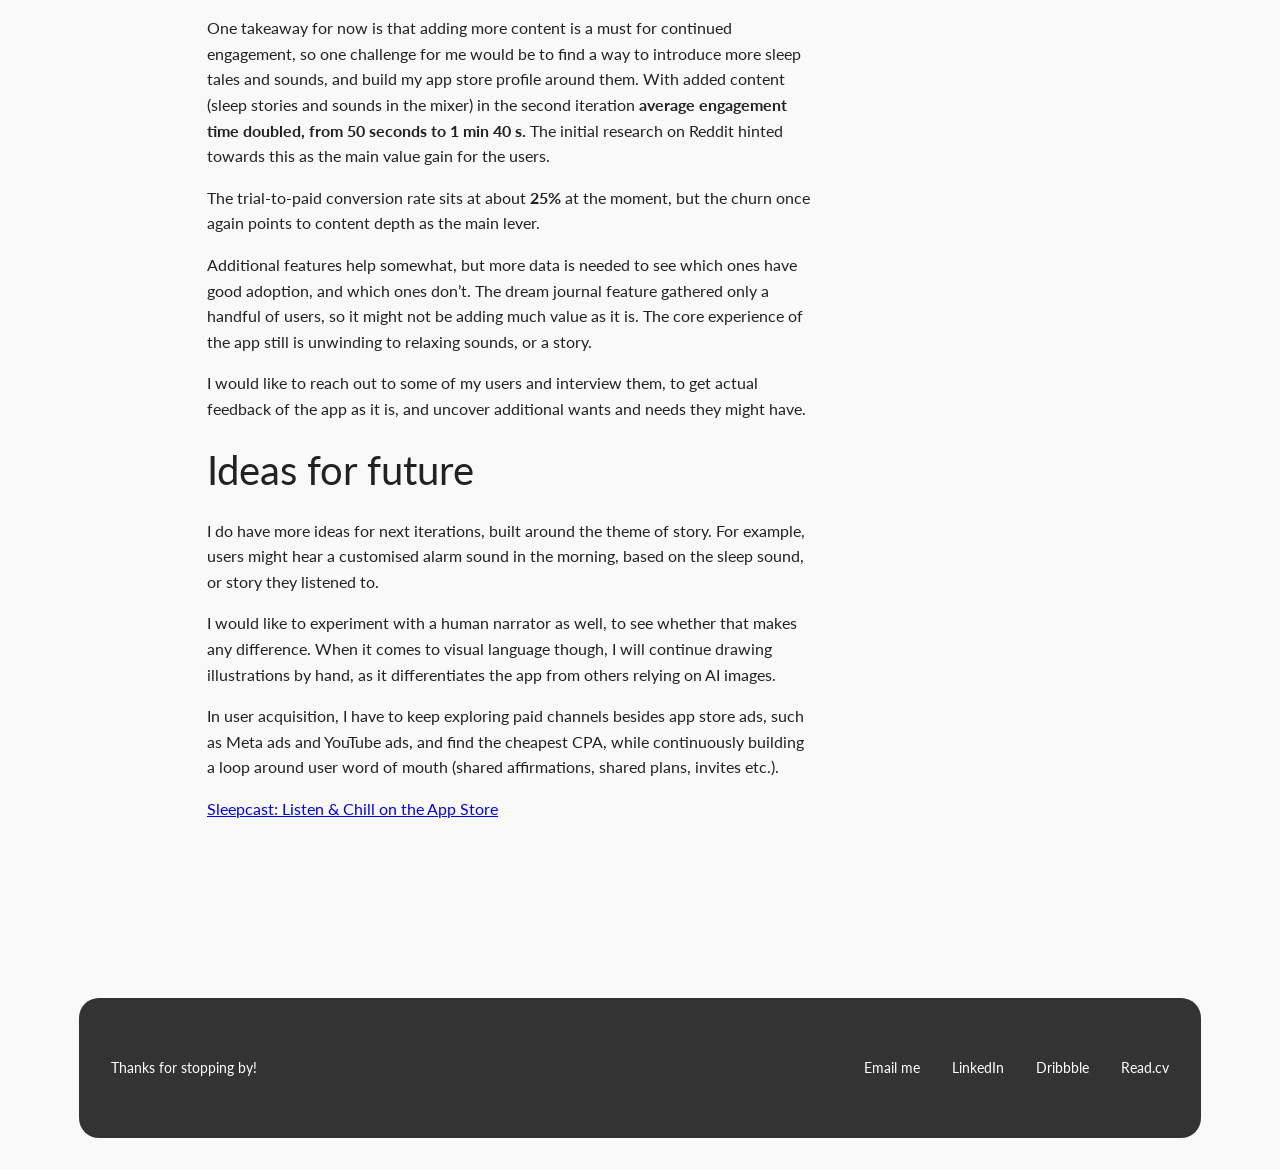
<file: sleepcast.html>
<!DOCTYPE html>
<html lang="en">
<head>
    <meta charset="UTF-8">
    <meta name="viewport" content="width=device-width, initial-scale=1.0">
    <link rel="preconnect" href="https://fonts.googleapis.com">
    <link rel="preconnect" href="https://fonts.gstatic.com" crossorigin>
    <link href="https://fonts.googleapis.com/css2?family=Lato:wght@300;400;700;900&display=swap" rel="stylesheet">
    <script>
      (function () {
        var t;
        try { t = localStorage.getItem('theme'); } catch (e) {}
        if (t !== 'light' && t !== 'dark') {
          t = window.matchMedia && window.matchMedia('(prefers-color-scheme: dark)').matches ? 'dark' : 'light';
        }
        document.documentElement.setAttribute('data-theme', t);
      })();
    </script>
    <link rel="stylesheet" href="styles.css">
    <title>Hacking Engagement</title>

    <link rel="icon" type="image/png" href="assets/favicon/favicon-96x96.png" sizes="96x96" />
    <link rel="icon" type="image/svg+xml" href="assets/favicon/favicon.svg" />
    <link rel="shortcut icon" href="assets/favicon/favicon.ico" />
    <link rel="apple-touch-icon" sizes="180x180" href="assets/favicon/apple-touch-icon.png" />
    <link rel="manifest" href="assets/favicon/site.webmanifest" />

</head>
<body>
    <header>
        <div class="nav-container">
          <nav>
            <a href="./index.html" onclick="window.location.href='./index.html'; return false;">← Back</a>
          </nav>
        </div>
        <button type="button" class="theme-toggle" role="switch" aria-checked="false" aria-label="Dark mode" title="Toggle dark mode">
          <span class="theme-toggle-knob" aria-hidden="true">
            <svg class="icon-sun" viewBox="0 0 24 24" fill="none" stroke="currentColor" stroke-width="2.2" stroke-linecap="round" stroke-linejoin="round"><circle cx="12" cy="12" r="4"/><path d="M12 2v2M12 20v2M4.93 4.93l1.41 1.41M17.66 17.66l1.41 1.41M2 12h2M20 12h2M4.93 19.07l1.41-1.41M17.66 6.34l1.41-1.41"/></svg>
            <svg class="icon-moon" viewBox="0 0 24 24" fill="none" stroke="currentColor" stroke-width="2.2" stroke-linecap="round" stroke-linejoin="round"><path d="M21 12.79A9 9 0 1 1 11.21 3 7 7 0 0 0 21 12.79z"/></svg>
          </span>
        </button>
      </header>

    <section id="project-hero">
        <div class="work-container">
            <div class="project-grid">
               <div class="project-image-container">
                <img src="images/sleepcast-hero.png" alt="Sleepcast app library screen" class="project-hero-image img-phone">
            </div>
            <div>
                <h1>Hacking engagement</h1>
                <div class="summary-card">
                <h3>Summary:</h3>
                <p><b>Role:</b> Solo designer, developer and content creator</p>
                <p><b>Platform:</b> iOS mobile app</p>
                <p><b>Tools:</b> Xcode, Procreate, ElevenLabs, RevenueCat, Firebase Analytics</p>
                <p><b>Problem:</b> Many people struggle to switch off their thoughts at bedtime. I wanted to see whether calm, story-driven audio could help people wind down.</p>
                <p><b>Approach:</b> I hypothesised that people need 3–4 sessions to feel the value, so I launched with a library of 10 audio stories, hand-drawn artwork and a 7-day free trial at 2.99/month. I then tested a sound mixer, a dream journal and several acquisition channels, guided by usage data.</p>
                <p><b>Results:</b></p>
                <ul>
                    <li>Average engagement time doubled, from 50 seconds to 1 min 40 s (+100%)</li>
                    <li>Calming sound features opened about 3x more often than stories</li>
                    <li>Trial-to-paid conversion of about 25%</li>
                </ul>
            </div>
            </div>
            </div>


        </div>
    </section>

    <section id="overview">
        <div class="work-container">
            <div class="project-grid">

                <h2>The problem</h2>
                <p class="p-case">I used to struggle falling asleep (and still do sometimes), and tried various ways to help myself, until one evening I had a realisation that listening to podcasts before bed really put me at ease. Maybe it was the break from screens, or simply giving my mind something else to follow, but I kept doing it until I stumbled upon Alan Watts' podcast – a series of lectures recorded in the 70s, with crackling sound, abstract topics, good storytelling. Fast-forward several years and I'm happily writing my own sleep-podcast script.
                </p>
                <p class="p-case">Sleep audio is a proven category. Apps like Headspace and BetterSleep already serve it well, with large content libraries and polished sound tools. I researched how users talk about their struggles and what tools they use on Reddit, looking for keywords “sleep tale”, “sleep story”, “sleep meditation” among others. Some takeaways were that users do indeed find it valuable, integrating stories into their whole bedtime routine and appreciating hearing the same voice across stories.
                </p>
                <div class="project-image-container">
                    <img src="images/sleepcast-detail-1.png" alt="Reddit post about sleep stories" class="project-hero-image img-column" loading="lazy">
                </div>
                <div class="project-image-container">
                    <img src="images/sleepcast-detail-2.png" alt="Reddit comment about listening to the same voice every night as a habit" class="project-hero-image img-column" loading="lazy">
                </div>
                <div class="project-image-container">
                    <img src="images/sleepcast-detail-3.png" alt="Reddit comment saying the voice needs to be calm, steady and interesting" class="project-hero-image img-column" loading="lazy">
                </div>
                <p class="p-case">This led me to think that strong audio content with a soothing, high-quality voice was worth pursuing first.
                </p>

                <h2>Capturing engagement</h2>
                <p class="p-case">I designed the app with a hypothesis that users who would spend more time in-app, listening to a podcast, or a sleep-sound would get to the aha moment (better sleep) faster. I assumed that it would be unlikely for someone to get there during the first-time use. I estimated 3–4 uses to learn the main value prop (diverting invasive thoughts) and become an activated user.
                </p>
                <p class="p-case">So, one of the metrics I set out to track was the session length as well as user activity over time and retention.
                </p>
                <p class="p-case">The initial app version was a simple flow: the user lands on a welcome screen, sees a paywall, then lands in the audio library.
                </p>
                <p class="p-case">To work with my assumption of 3–4 days of repeated use, I had to have enough content for users to engage with. So I created a list of 10 audio stories to start with – some of them free, and the rest accessible via subscription.
                </p>

                <h2>Content</h2>
                <p class="p-case">The idea behind the content was to create an immersive soundscape with a narrative that takes the listener somewhere else, quiets racing thoughts and builds a calmer mindset. I wrote the script outline myself, and used AI to fill in the gaps, then refine.
                </p>
                <div class="project-image-container">
                    <img src="images/sleepcast-detail-4.png" alt="Excerpt of a sleep story script" class="project-hero-image img-column" loading="lazy">
                </div>
                <p class="p-case">Once I'm happy with the script, I paste it into ElevenLabs and generate with a soothing voice. Finally, I trim the audio recording for a more natural flow, adding pauses and silences where needed.
                </p>
                <p class="p-case">For the audio cover I wanted to create something human and authentic – since I already used plenty of AI until this point. So I drew all the illustrations myself on Procreate, including the app icon.
                </p>
                <div class="project-image-container">
                    <img src="images/sleepcast-detail-5.png" alt="Hand-drawn story cover illustrations made in Procreate" class="project-hero-image img-column" loading="lazy">
                </div>
                <p class="p-case">As for the paywall, I went with only a single monthly plan initially, to test the price sensitivity and willingness to pay. I used RevenueCat for an easy integration.
                </p>
                <div class="project-image-container">
                    <img src="images/sleepcast-detail-6.png" alt="Sleepcast paywall with a 7-day free trial" class="project-hero-image img-phone" loading="lazy">
                </div>

                <h2>First launch</h2>
                <p class="p-case">The initial data was pointing towards the brief usage of the content, with most users churning on day 1.
                </p>
                <p class="p-case">They discovered the content, understood how to use it, but engagement wasn't really there. In subsequent iterations I kept adding more audio stories to increase the library, as well as started working on a new feature where users could create and mix their own ambiance by selecting from various sounds, such as rain, ocean waves, old wall clock. My assumption was that this would cater to those users who don’t always want to listen to someone speaking, but still want a soothing sound in the background.
                </p>

                <h2>User acquisition</h2>
                <p class="p-case">The App Store will push the app higher in discoverability upon its first launch, however, it’ll soon slide down the list and fewer users will notice it outright. This was another challenge I had to tackle in parallel. I decided to try paid ads on the app store, as well as promoting my app on Reddit, but since it costs me money, I needed to stop relying on this soon.
                </p>
                <p class="p-case">The paid ads were a reliable source of traffic, which I needed to validate my assumptions. But using Reddit was trickier, since self-promoted content quickly gets downvoted. So I used a bot that looks for specific key words on posts, such as “sleep tale”, “sleep meditation” and send those posts to my inbox. Then I would reply to those posts, in a natural and topical manner, driving free traffic.
                </p>
                <p class="p-case">Another small experiment I decided to add was an option to share a sleep affirmation as an image. This would capture a screenshot of the affirmation, add the app logo, and let users share it natively via social media.
                </p>
                <div class="project-image-container">
                    <img src="images/sleepcast-detail-7.png" alt="Shareable sleep affirmation card" class="project-hero-image img-column" loading="lazy">
                </div>
                <div class="project-image-container">
                    <img src="images/sleepcast-detail-8.png" alt="Chart of daily, weekly and monthly active users over time" class="project-hero-image img-column" loading="lazy">
                </div>
                <p class="p-case">Together, these experiments aimed to grow the active user base enough to run meaningful tests.
                </p>

                <h2>Next iterations</h2>
                <p class="p-case">To further increase engagement in the next releases I bundled a few updates. First, I added the ambient sound mixer with both free and premium sounds. The use case is when a user wants to set something in a loop, or as a background for 30 minutes.
                </p>
                <div class="project-image-container">
                    <img src="images/sleepcast-detail-9.png" alt="Sleep sounds mixer screen" class="project-hero-image img-phone" loading="lazy">
                </div>
                <p class="p-case">Initial data pointed towards interest in this feature (event: <code>sound_opened</code>).
                </p>
                <div class="project-image-container">
                    <img src="images/sleepcast-detail-10.png" alt="Event counts by event name, showing sound_opened ahead of story_opened" class="project-hero-image img-small" loading="lazy">
                </div>
                <p class="p-case">People open sounds about three times as often as stories.
                </p>
                <p class="p-case">Next, I added a dream journal, a simple notebook where users can enter details of their dreams. A fairly bare-bones feature, but I wanted to see whether there are any signs of interest in journaling, with an idea of turning it into a part of the user journey where one enters own dreams after waking up.
                </p>
                <div class="project-image-container">
                    <img src="images/sleepcast-detail-11.png" alt="Dream journal screen" class="project-hero-image img-phone" loading="lazy">
                </div>

                <h2>Takeaways</h2>
                <p class="p-case">One takeaway for now is that adding more content is a must for continued engagement, so one challenge for me would be to find a way to introduce more sleep tales and sounds, and build my app store profile around them. With added content (sleep stories and sounds in the mixer) in the second iteration <b>average engagement time doubled, from 50 seconds to 1 min 40 s.</b> The initial research on Reddit hinted towards this as the main value gain for the users.
                </p>
                <p class="p-case">The trial-to-paid conversion rate sits at about <b>25%</b> at the moment, but the churn once again points to content depth as the main lever.
                </p>
                <p class="p-case">Additional features help somewhat, but more data is needed to see which ones have good adoption, and which ones don’t. The dream journal feature gathered only a handful of users, so it might not be adding much value as it is. The core experience of the app still is unwinding to relaxing sounds, or a story.
                </p>
                <p class="p-case">I would like to reach out to some of my users and interview them, to get actual feedback of the app as it is, and uncover additional wants and needs they might have.
                </p>

                <h2>Ideas for future</h2>
                <p class="p-case">I do have more ideas for next iterations, built around the theme of story. For example, users might hear a customised alarm sound in the morning, based on the sleep sound, or story they listened to.
                </p>
                <p class="p-case">I would like to experiment with a human narrator as well, to see whether that makes any difference. When it comes to visual language though, I will continue drawing illustrations by hand, as it differentiates the app from others relying on AI images.
                </p>
                <p class="p-case">In user acquisition, I have to keep exploring paid channels besides app store ads, such as Meta ads and YouTube ads, and find the cheapest CPA, while continuously building a loop around user word of mouth (shared affirmations, shared plans, invites etc.).
                </p>
                <p class="p-case"><a href="https://apps.apple.com/lv/app/sleepcast-listen-chill/id6477569342" target="_blank" rel="noopener noreferrer">Sleepcast: Listen &amp; Chill on the App Store</a>
                </p>

            </div>
        </div>
    </section>

 <footer>
    <div class="container">
      <div class="footer-links-container">
        <div class="footer-text">Thanks for stopping by!</div>
        <div class="social-links">
          <a href="mailto:ksprs@icloud.com">Email me</a>
          <a href="https://www.linkedin.com/in/kasper-jelaiskis-8974b57b/" target="_blank" rel="noopener noreferrer">LinkedIn</a>
          <a href="https://dribbble.com/kasperj" target="_blank" rel="noopener noreferrer">Dribbble</a>
          <a href="https://read.cv/kasperj" target="_blank" rel="noopener noreferrer">Read.cv</a>
        </div>
      </div>
    </div>
  </footer>
    <script src="scripts.js"></script>
</body>
</html>
</file>
<file: styles.css>
/* Global Styles */
  :root {
    --main-bg-color: #f9f9f9;
    --text-color: #222;
    --accent-color: #6b3e56;
    --section-pad: 4rem 0;

    /* Theme tokens (light) */
    --surface: #fff;
    --surface-scrolled: rgba(255, 255, 255, 0.3);
    --border-top: #F4F4F4;
    --border-bottom: #DEDEDE;
    --divider: #E8E8E8;
    --line: rgba(0, 0, 0, 0.1);
    --muted-text: #555;
    --hover-bg: #f1f1f1;
    --active-bg: #333;
    --active-text: #fff;
    --btn-top: #3e3e3e;
    --btn-bottom: #000000;
    --btn-text: #fff;
    --input-border: #ddd;
    --input-focus: #000;
    color-scheme: light;
}

:root[data-theme="dark"] {
    --main-bg-color: #121212;
    --text-color: #e8e8e8;
    --surface: #1e1e1e;
    --surface-scrolled: rgba(30, 30, 30, 0.5);
    --border-top: #2e2e2e;
    --border-bottom: #3a3a3a;
    --divider: #333;
    --line: rgba(255, 255, 255, 0.14);
    --muted-text: #aaa;
    --hover-bg: #2a2a2a;
    --active-bg: #e8e8e8;
    --active-text: #121212;
    --btn-top: #ffffff;
    --btn-bottom: #d6d6d6;
    --btn-text: #121212;
    --input-border: #444;
    --input-focus: #e8e8e8;
    color-scheme: dark;
}

/* Zero-specificity so component link styles still win */
:where(:root[data-theme="dark"] a) { color: #9db8ff; }
:where(:root[data-theme="dark"] a:visited) { color: #c5a3ff; }

* {
    margin: 0;
    padding: 0;
    box-sizing: border-box;
    font-family: 'Lato', sans-serif;
        }



html {
          scroll-behavior: smooth;
      }

body {
    background-color: var(--main-bg-color);
    color: var(--text-color);
    line-height: 1.6;
    scroll-padding-top: 40px; /* Adjust this value based on your nav height */
    overflow-y: scroll; /* Always show scrollbar to prevent layout shifts */
    scroll-behavior: smooth;

}

h1, h2, h3, h4 {
    margin-bottom: 1rem;
}

h1 {
    font-size: 4rem;
    font-weight:400;
}

h2 {
    font-size: 2.5rem;
    font-weight: 400;
}

h3 {
    font-size: 1.2rem;
    font-weight: 400;
}

h4 {
    font-size: 1.25rem;
    font-weight: 400;
}

p {
    margin-bottom: 1rem;
    font-size: 1rem;
}

.card-divider {
    border: 0;
    height: 1px;
    background-color: var(--divider);
    margin: 1rem 0;
    width: 100%;
    }

.container {
    width: min(90%, 1240px);
    margin-inline: auto; 
    padding-inline: 15px;
}

.work-container {
    width: min(70%, 1240px);
    margin-inline: auto; 
    padding-inline: 15px;
}

section {
    padding: var(--section-pad);
}

/* Header & Navigation */
header {
    position: sticky;
    top: 0;
    z-index: 1000; 
    background-color: none;
    padding: 1rem 0; /* Reduced padding for the sticky state */
}

.avatar {
    width: 70px;
    height: 70px;
    border-radius: 50%;
    object-fit: cover;
    margin-bottom: 1rem;
}

.nav-container {
    display: flex;
    justify-content: center;
    margin-bottom: 2rem;
}

nav {
    display: inline-flex;
    align-items: center;
    background-color: var(--surface);
    border-radius: 30px;
    padding: 0.5rem;
    border: 1px solid transparent;
    position: relative;
    background-clip: padding-box;
    transition: background-color 0.3s ease, backdrop-filter 0.3s ease;
}
nav::before {
    content: '';
    position: absolute;
    top: 0;
    right: 0;
    bottom: 0;
    left: 0;
    z-index: -1;
    margin: -1px;
    border-radius: 31px; /* Slightly larger than parent */
    background-image: linear-gradient(to bottom, var(--border-top), var(--border-bottom));

}
.transparent-nav {
    background-color: var(--surface-scrolled);
    backdrop-filter: blur(6px);
    -webkit-backdrop-filter: blur(6px);
}

.transparent-nav::before {
    opacity: 0 !important; /* Hide the gradient border when transparent */
}

nav a {
    color: var(--text-color);
    text-decoration: none;
    padding: 0.5rem 1rem;
    margin: 4px;
    border-radius: 20px;
    font-size: 0.9rem;
    transition: background-color 0.3s ease, color 0.3s ease;
}

nav a.active {
    background-color: var(--active-bg);
    color: var(--active-text);
}

nav a:hover:not(.active) {
    background-color: var(--hover-bg);
}

/* Light/dark switch, fixed top right */
.theme-toggle {
    position: fixed;
    top: 33px; /* vertically centred on the sticky nav */
    right: 1.5rem;
    z-index: 1001;
    width: 56px;
    height: 30px;
    padding: 0;
    border: 1px solid var(--border-bottom);
    border-radius: 999px;
    background-color: var(--surface);
    cursor: pointer;
    transition: background-color 0.3s ease, border-color 0.3s ease;
}

.theme-toggle:hover {
    background-color: var(--hover-bg);
}

.theme-toggle:focus-visible {
    outline: 2px solid var(--text-color);
    outline-offset: 3px;
}

.theme-toggle-knob {
    position: absolute;
    top: 2px;
    left: 2px;
    width: 24px;
    height: 24px;
    border-radius: 50%;
    display: flex;
    align-items: center;
    justify-content: center;
    background-color: var(--active-bg);
    color: var(--active-text);
    transition: transform 0.3s ease, background-color 0.3s ease;
}

:root[data-theme="dark"] .theme-toggle-knob {
    transform: translateX(26px);
}

.theme-toggle svg {
    width: 14px;
    height: 14px;
}

.theme-toggle .icon-moon { display: none; }
:root[data-theme="dark"] .theme-toggle .icon-moon { display: block; }
:root[data-theme="dark"] .theme-toggle .icon-sun { display: none; }

@media (max-width: 600px) {
    .theme-toggle {
        top: auto;
        bottom: 1rem;
        right: 1rem;
    }
}

/* Hero Section */
.hero {
    display: grid;
    grid-template-columns: 1fr 1fr;
    column-gap: 5rem;
    row-gap: 4rem; 
    grid-template-areas: 
        "text desc";
    margin-bottom: 3rem;
    margin-top: 4em;
    }  

.hero-text h1 {
    margin-bottom: 1.5rem;
    
}



.hero-text {
    grid-area: text;
    }

.hero-desc {
    grid-area: desc;
    }

.highlight {
        position: relative;
        display: inline-block;
      }
      
.highlight::after {
        content: '';
        position: absolute;
        left: 0;
        bottom: -6px;
        width: 100%;
        height: 10px;
        background-image: url("data:image/svg+xml,%3Csvg xmlns='http://www.w3.org/2000/svg' width='24' height='10' viewBox='0 0 24 10'%3E%3Cpath d='M0 5 Q6 0 12 5 T24 5' stroke='%23FFD400' stroke-width='2.5' fill='none' stroke-linecap='round'/%3E%3C/svg%3E");
        background-repeat: repeat-x;
        background-size: 24px 10px;
        animation: wave-move 1.2s linear infinite;
        mask-image: linear-gradient(to right, transparent 0%, black 10%, black 90%, transparent 100%);
        -webkit-mask-image: linear-gradient(to right, transparent 0%, black 10%, black 90%, transparent 100%);
      }

      @keyframes wave-move {
        from { background-position-x: 0; }
        to { background-position-x: 24px; }
      }
      /* @keyframes gradientMove {
        0% {background-position: 0% 50%}
        50% {background-position: 100% 50%}
        100% {background-position: 0% 50%}
      } */

.download-btn {
        display: inline-flex;
        align-items: center;
        justify-content: center;
        background-image: linear-gradient(to bottom, var(--btn-top), var(--btn-bottom));
        color: var(--btn-text);
        padding: 1.25rem 2.5rem;
        border-radius: 60px;
        text-decoration: none;
        font-size: 0.9rem;
        margin-top: 1rem;
        transition: all 0.3s;
      }
      
.download-btn:hover {
        background-image: linear-gradient(to bottom, var(--btn-top), var(--btn-bottom));
        transform: translateY(-2px);
      }
      
.download-btn::before {
        content: '';
        display: inline-block;
        width: 24px;
        height: 24px;
        margin-right: 8px;
        background-image: url("images/icon-cv.svg");
        background-size: contain;
        background-repeat: no-repeat;
        background-position: center;
      }

.tagline {
    max-width: 600px;
    font-size: 1.5rem;
}

/* Values Section */
.values-grid {
    display: grid;
    grid-template-columns: repeat(4, 1fr);
    gap: 2rem;
    margin-top: 2rem;
}

.value-card {
    text-align: center;
}

.value-icon {
    width: 100px;
    height: 100px;
    border-radius: 50%;
    margin: 0 auto 2rem;
    display: flex;
    justify-content: center;
    align-items: center;
}

.icon-img {
    width: 100px;
    height: 100px;
    object-fit: contain;
}

.value-card h4 {
    font-size: 1rem;
    margin-bottom: 0.5rem;
}

.value-card p {
    font-size: 0.9rem;
    color: var(--muted-text);
}


/* Services Section */
.services-grid {
    display: grid;
    grid-template-columns: repeat(3, 1fr);
    gap: 2rem;
    margin-top: 2rem;
}

.service-card,
.value-card {
    background:
      linear-gradient(var(--surface), var(--surface)) padding-box,
      linear-gradient(to bottom, var(--border-top), var(--border-bottom)) border-box;
    padding: 2rem;
    border-radius: 20px;
    border: 1px solid transparent;
    position: relative;
    transition: transform 0.3s ease, box-shadow 0.3s ease;
}

.service-card:hover,
.value-card:hover {
    transform: translateY(-6px);
    box-shadow: 0 16px 28px rgba(0, 0, 0, 0.12);
}

.service-card h3 {
    font-size: 1.2rem;
    margin-bottom: 0.75rem;
}

.service-card p {
    font-size: 0.9rem;
    color: var(--muted-text);
}

/* Selected Work Section */
.work-section {
    background-color: #242424;
    color: white;
    position: relative;
    overflow: hidden;
    padding-bottom: 100px;
    padding-top: 100px;
}

/* .cursor-gradient base styles are defined once, further down (footer section) */

/* Default gradient */
.gradient-default {
  background-image: radial-gradient(
      circle,
      rgba(112, 0, 64, 0.4) 0%,    /* Reduced from 0.7 to 0.5 */
      rgba(112, 0, 64, 0.3) 30%,   /* Reduced from 0.6 to 0.4 */
      rgba(112, 0, 64, 0.25) 60%,  /* Reduced from 0.5 to 0.35 */
      rgba(91, 0, 177, 0.15) 80%,   /* Reduced from 0.3 to 0.2 */
      rgba(111, 0, 214, 0.05) 100%  /* Reduced from 0.1 to 0.05 */
  );
}

/* Gradient for first work item (purple) */
.gradient-1 {
  background-image: radial-gradient(
      circle,
      rgba(128, 0, 255, 0.7) 0%,   
      rgba(128, 0, 255, 0.6) 30%,   
      rgba(128, 0, 255, 0.5) 60%,  
      rgba(128, 0, 255, 0.3) 80%,   
      rgba(128, 0, 255, 0.1) 100%   
  );
}

/* Gradient for second work item (teal) */
.gradient-2 {
  background-image: radial-gradient(
      circle,
      rgba(0, 206, 209, 0.7) 0%,   
      rgba(0, 206, 209, 0.6) 30%,   
      rgba(0, 206, 209, 0.5) 60%,  
      rgba(0, 206, 209, 0.3) 80%,   
      rgba(0, 206, 209, 0.1) 100%   
  );
}

/* Gradient for third work item (orange) */
.gradient-3 {
  background-image: radial-gradient(
      circle,
      rgba(255, 128, 0, 0.7) 0%,   
      rgba(255, 128, 0, 0.6) 30%,   
      rgba(255, 128, 0, 0.5) 60%,  
      rgba(255, 128, 0, 0.3) 80%,   
      rgba(255, 128, 0, 0.1) 100%   
  );
}

/* Gradient for fourth work item (magenta) */
.gradient-4 {
  background-image: radial-gradient(
      circle,
      rgba(255, 0, 128, 0.7) 0%,   
      rgba(255, 0, 128, 0.6) 30%,   
      rgba(255, 0, 128, 0.5) 60%,  
      rgba(255, 0, 128, 0.3) 80%,   
      rgba(255, 0, 128, 0.1) 100%   
  );
}

/* Gradient for fifth work item (green) */
.gradient-5 {
  background-image: radial-gradient(
      circle,
      rgba(0, 200, 80, 0.7) 0%,   
      rgba(0, 200, 80, 0.6) 30%,   
      rgba(0, 200, 80, 0.5) 60%,  
      rgba(0, 200, 80, 0.3) 80%,   
      rgba(0, 200, 80, 0.1) 100%   
  );
}

.work-item {
    display: flex;
    font-size: 1.5rem;
    font-weight: 300;
    justify-content: space-between;
    padding: 1.5rem 0;
    border-bottom: 1px solid rgba(255,255,255,0.1);
    cursor: pointer;
    position: relative;
    z-index: 1;
}
.work-title {
    position: relative;
    transition: transform 0.3s ease;
    display: inline-block; /* Important for transform to work properly */
}

.work-item:hover .work-title {
    transform: translateY(-4px);
}
.work-item:last-child {
    border-bottom: none;
}

.work-item a {
    color: white;
    text-decoration: none;
    display: flex;
    justify-content: space-between;
    width: 100%;
    position: relative;
    z-index: 2;
}

.work-image {
  position: absolute;
  top: -150px;
  left: 40%;
  height: 30vw; /* Height relative to viewport width */
  max-height: 300px; /* Maximum height cap */
  min-height: 180px; /* Minimum height to maintain visibility */
  max-width: 450px; /* Cap width so wide/landscape images don't dominate */
  opacity: 0;
  transition: opacity 0.5s ease-in-out, transform 0.5s ease-in-out;
  z-index: 100; /* Much higher z-index to break out of overflow:hidden */
  border-radius: 10px;
  object-fit: cover; /* Maintains aspect ratio */
  pointer-events: none; /* Prevents the image from capturing mouse events */
  transform: translateY(10px); /* Initial position slightly lower */
  box-shadow: 0 15px 30px rgba(0, 0, 0, 0.15); /* Add shadow for floating effect */
  will-change: transform, opacity;
  isolation: isolate;
}




.work-image-container {
    position: absolute;
    top: 50%; 
    left: 50%;
    transform: translate(-50%, -50%);
    opacity: 0;
    transition: opacity 0.6s ease;
    pointer-events: none; /* Allow clicks to pass through */
    z-index: 3; /* Higher than text to appear above */
}

.work-item:hover .work-image {
  opacity: 1;
  transform: translateY(0) rotate(-1deg); /* Move up and rotate slightly when visible */
  animation: float 5s ease-in-out infinite; /* Apply floating animation */
}


.work-link {
    color: white;
    text-decoration: none;
}

.work-list {
  position: relative;
}


.work-section .container {
    position: relative;
    z-index: 2;
    overflow: visible;
}

.more-link {
    font-weight: 300;
    display: block;
    text-align: right;
    margin-top: 1rem;
    color: white;
    text-decoration: none;
}

@keyframes float {
  0% {
      transform: translateY(0) rotate(-2deg);
  }
  50% {
      transform: translateY(-10px) rotate(0deg); /* Float up and rotate back */
  }
  100% {
      transform: translateY(0) rotate(-2deg); /* Return to starting position */
  }
}


/* Certifications Section */
.cert-item {
    display: flex;
    justify-content: space-between;
    padding: 1rem 0;
    border-bottom: 1px solid var(--line);
}

.cert-item:last-child {
    border-bottom: none;
}

/* Footer */
footer {
    padding: 2rem 0;
    margin-top: 2rem;
}

.footer-links-container {
    background-color: #333;
    border-radius: 20px;
    padding: 1.5rem 2rem;
    display: flex;
    justify-content: space-between;
    align-items: center;
    width: 100%;
    min-height: 140px;
    position: relative; /* Important for positioning the gradient */
    overflow: hidden; /* Keep the gradient inside the container */
}

.footer-text, .social-links {
position: relative;
z-index: 2;
}

/* actual work gradient */ 

.cursor-gradient {
position: absolute;
width: 1200px;
height: 1200px;
border-radius: 50%;
background: radial-gradient(
circle,
rgba(112, 0, 64, 0.4) 0%,    /* Reduced from 0.7 to 0.5 */
rgba(112, 0, 64, 0.3) 30%,   /* Reduced from 0.6 to 0.4 */
rgba(112, 0, 64, 0.25) 60%,  /* Reduced from 0.5 to 0.35 */
rgba(91, 0, 177, 0.15) 80%,   /* Reduced from 0.3 to 0.2 */
rgba(111, 0, 214, 0.05) 100%  /* Reduced from 0.1 to 0.05 */
);
pointer-events: none;
transform: translate(-50%, -50%);
z-index: 1;
opacity: 0;
transition: opacity 1.2s ease-in-out;
will-change: transform, opacity;
filter: blur(80px);
}

/* Default gradient */
.gradient-default {
  background-image: radial-gradient(
      circle,
      rgba(112, 0, 64, 0.4) 0%,    /* Reduced from 0.7 to 0.5 */
      rgba(112, 0, 64, 0.3) 30%,   /* Reduced from 0.6 to 0.4 */
      rgba(112, 0, 64, 0.25) 60%,  /* Reduced from 0.5 to 0.35 */
      rgba(91, 0, 177, 0.15) 80%,   /* Reduced from 0.3 to 0.2 */
      rgba(111, 0, 214, 0.05) 100%  /* Reduced from 0.1 to 0.05 */
  );
}

/* Gradient for first work item (purple) */
.gradient-1 {
  background-image: radial-gradient(
      circle,
      rgba(112, 0, 64, 0.4) 0%,   
      rgba(86, 8, 159, 0.3) 30%,   
      rgba(112, 0, 64, 0.25) 60%, 
      rgba(91, 0, 177, 0.15) 80%,   
      rgba(111, 0, 214, 0.05) 100%  
  );
}

/* Gradient for second work item (teal) */
.gradient-2 {
  background-image: radial-gradient(
      circle,
      rgba(105, 0, 209, 0.7)0%,    
      rgba(58, 0, 112, 0.3) 30%,   
      rgba(58, 0, 112, 0.25) 60%,  
      rgba(130, 0, 177, 0.15) 80%,   
      rgba(132, 0, 214, 0.05) 100%  
  );
}

/* Gradient for third work item (orange) */
.gradient-3 {
  background-image: radial-gradient(
      circle,
      rgba(0, 73, 209, 0.7)0%,    
      rgba(0, 15, 112, 0.3) 30%,   
      rgba(11, 0, 112, 0.25) 60%,  
      rgba(12, 0, 177, 0.15) 80%,   
      rgba(64, 0, 214, 0.05) 100%    
  );
}

/* Gradient for fourth work item (magenta) */
.gradient-4 {
  background-image: radial-gradient(
      circle,
      rgba(0, 143, 209, 0.347)0%,    
      rgba(0, 11, 112, 0.3) 30%,   
      rgba(0, 47, 112, 0.25) 60%,  
      rgba(0, 44, 177, 0.15) 80%,   
      rgba(0, 82, 214, 0.05) 100%    
  );
}

/* Gradient for fifth work item (green) */
.gradient-5 {
  background-image: radial-gradient(
      circle,
      rgba(209, 0, 14, 0.423)0%,    
      rgba(112, 0, 24, 0.3) 30%,   
      rgba(112, 0, 64, 0.25) 60%,  
      rgba(91, 0, 177, 0.15) 80%,   
      rgba(111, 0, 214, 0.05) 100%    
  );
}

.social-links {
display: flex;
flex-wrap: wrap;
justify-content: center;
gap: 2rem;
}

.social-links a {
display: flex;
flex-wrap: wrap;
justify-content: flex-end; 
color: white;
text-decoration: none;
font-size: 0.9rem;
}

.footer-text {
text-align: right;
color: #fff;
font-size: 0.9rem;
}


/*  case studies */ 


.back-link {
    display: inline-block;
    color: var(--text-color);
    text-decoration: none;
    font-size: 0.9rem;
}

.project-hero-image {
    width: 90%;
    height: auto;
    border-radius: 10px;
    margin-bottom: 2rem;
    margin-top: 2rem;
}

.project-hero-image-small {
    width: 50%;
    height: auto;
    border-radius: 10px;
    margin-bottom: 2rem;
    margin-top: 2rem;
}

/* Size modifiers for case-study images (sleepcast) */
.project-hero-image.img-column {
    width: auto;
    max-width: min(70%, 640px);
}

.project-hero-image.img-small {
    width: auto;
    max-width: min(70%, 340px);
}

.project-hero-image.img-phone {
    width: auto;
    max-width: min(70%, 300px);
}

@media (max-width: 600px) {
    .project-hero-image.img-column,
    .project-hero-image.img-small {
        max-width: 100%;
    }

    .project-hero-image.img-phone {
        max-width: min(80%, 300px);
    }
}

.project-grid {
    /* margin-bottom: 2rem;
    margin-top: 2rem; */
    padding-top: 2rem;
    padding-bottom: 2rem;
}

.p-case {
    margin-bottom: 1rem;
    font-size: 1rem;
    max-width: 70%;
}

.quote {
    font-style: italic;
    font-size: 1.1rem;
    line-height: 1.6;
    color: var(--muted-text);
    padding-left: 1rem;
    border-left: 3px solid #6b3e56;
    margin: 1.5rem 0;
  }

  .summary-card {
    background-color: var(--surface);
    padding: 2rem;
    border-radius: 20px;
    border: 1px solid transparent;
    position: relative;
    max-width: 90%;
    background-clip: padding-box;
    margin-top: 4rem;
    padding: 2rem;
}

.summary-card ul {
    padding-left: 1.2em;
}

.summary-card::before {
    content: '';
    position: absolute;
    top: 0;
    right: 0;
    bottom: 0;
    left: 0;
    z-index: -1;
    margin: -1px;
    border-radius: 20px;
    background-image: linear-gradient(to bottom, var(--border-top), var(--border-bottom));
}

.horizontal-scroll-container {
    display: flex;
    overflow-x: auto;
    gap: 1.5rem;
    padding: 1rem 0;
    scroll-behavior: smooth;
    -webkit-overflow-scrolling: touch; /* For smoother scrolling on iOS */
    scrollbar-width: thin; /* For Firefox */
    margin-bottom: 2rem;
    scroll-snap-type: x mandatory; /* Snaps to items when scrolling */
    scroll-padding: 0 1rem; /* Adds padding to scroll snap points */
}

.horizontal-scroll-container::-webkit-scrollbar {
    height: 6px;
}

.horizontal-scroll-container::-webkit-scrollbar-thumb {
    background-color: rgba(0,0,0,0.3);
    border-radius: 3px;
}

.horizontal-scroll-container::-webkit-scrollbar-track {
    background: rgba(0,0,0,0.05);
}

.horizontal-scroll-item {
    scroll-snap-align: start;
    width: 80%;
    height: auto;
    border-radius: 10px;
    object-fit: cover;
    flex-shrink: 0;
}

.horizontal-scroll-item-small {
    scroll-snap-align: start;
    width: 40%;
    height: auto;
    border-radius: 10px;
    object-fit: cover;
    flex-shrink: 0;
}

.video-container {
    width: 90%;
    margin-top: 2rem;
    margin-bottom: 2rem;
    border-radius: 10px;
    overflow: hidden;
  }


  /* Modal styles */
.modal {
    display: none;
    position: fixed;
    z-index: 1000;
    left: 0;
    top: 0;
    width: 100%;
    height: 100%;
    background-color: rgba(0, 0, 0, 0.6);
    overflow: auto;
}

.modal-content {
    background-color: var(--surface);
    margin: 15% auto;
    max-width: 400px;
    border-radius: 20px;
    box-shadow: 0 4px 24px rgba(0, 0, 0, 0.15);
    animation: modalFadeIn 0.3s ease-in-out;
}

@keyframes modalFadeIn {
    from {
        opacity: 0;
        transform: translateY(-20px);
    }
    to {
        opacity: 1;
        transform: translateY(0);
    }
}

.modal-header {
    padding: 20px 20px;
    display: flex;
    justify-content: space-between;
    align-items: center;
    border-bottom: 1px solid var(--divider);
}

.modal-header h3 {
    margin: 0;
    font-size: 18px;
    font-weight: 400;
}

.close-modal {
    font-size: 24px;
    font-weight: 300;
    color: var(--text-color);
    cursor: pointer;
    transition: color 0.2s;
}

.close-modal:hover {
    color: var(--text-color);
}

.modal-body {
    padding: 24px;
}

.modal-body p {
    margin-top: 0;
    margin-bottom: 16px;
    color: var(--text-color);
}

#password-form {
    display: flex;
    flex-direction: column;
    font-family: 'Lato', sans-serif;
}

#password-input {
    padding: 12px 16px;
    border: 1px solid var(--input-border);
    border-radius: 8px;
    font-size: 16px;
    margin-top: 10px;
    margin-bottom: 10px;
    height: 56px;
    font-family: 'Lato', sans-serif;
}

#password-input:focus {
    outline: none;
    border-color: var(--input-focus);
}

.error-message {
    color: #dc3545 !important;
    font-size: 14px;
    margin-top: 0 !important;
    margin-bottom: 16px !important;
    min-height: 21px;
}

.submit-btn {
    background-image: linear-gradient(to bottom, var(--btn-top), var(--btn-bottom));
    color: var(--btn-text);
    border: none;
    border-radius: 100px;
    padding: 12px 24px;
    font-size: 16px;
    font-weight: 400;
    cursor: pointer;
    transition: background-color 0.2s;
    font-family: 'Lato', sans-serif;
}

.submit-btn:hover {
    background-image: linear-gradient(to bottom, var(--btn-top), var(--btn-bottom));
}




@media (max-width: 1024px) {
    .hero,
    .values-grid,
    .services-grid {
      display: flex;
      flex-direction: column;
    }
    
    .hero {
      grid-template-areas: 
          "text"
          "desc";
      gap: 2rem;
    }
    
    img {
      max-width: 100%;
      height: auto;
    }
    
    .hero-text, 
    .hero-desc {
      width: 100%;
      max-width: 100%;
    }
  }
  
@media (min-width: 601px) and (max-width: 900px) {

    .services-grid {
      display: grid;
      grid-template-columns: repeat(2, 1fr);
    }
    
    .values-grid {
      display: grid;
      grid-template-columns: repeat(2, 1fr);
    }
    
    /* Adjust spacing for smaller screens */
    section {
      padding: 3rem 0;
    }
    
    .work-item {
      padding: 1.25rem 0;
    }
    
    .horizontal-scroll-item {
      width: 75%;
    }
    
    .horizontal-scroll-item-small {
      width: 50%;
    }

    .project-hero-image-small {
        width: 80%;
    }

    .work-container {
        width: 90%
    }
  }
  
 

  @media (max-width: 600px) {
    
    .services-grid,
    .values-grid {
      grid-template-columns: 1fr;
      gap: 1.5rem;
    }
    
    section {
      padding: 2rem 0;
    }
    
    .hero {
      margin-top: 4rem;
      margin-bottom: 2rem;
    }

    h1 {
      font-size: 2.2rem;
    }

    h2 {
      font-size: 1.6rem;
    }
    
    .p-case, 
    .tagline,
    .summary-card {
      max-width: 100%;
    }
    
    nav {
      display: flex;
      width: 100%;
      justify-content: space-between;
    }
    
    nav a {
      flex: 1;
      text-align: center;
      font-size: 0.75rem;
      padding: 0.4rem 0.5rem;
    }

    .back-link {
        display: block;
        width: 50%;
        text-align: center;
        margin: 0 auto;
      }

    .footer-links-container {
      flex-direction: column;
      gap: 1.5rem;
      text-align: center;
      padding: 1.5rem;
    }
    
    .footer-text {
      text-align: center;
      width: 100%;
    }
        .horizontal-scroll-container {
      gap: 1rem;
      padding-bottom: 1rem;
    }

    .work-container {
        width: 90%;
    }

  }

  
 
  
  @media (max-height: 600px) {
    .hero {
      margin-top: 3rem;
    }
    
    section {
      padding: 1.5rem 0;
    }
    
    .modal-content {
      margin: 10% auto;
    }
  }
  
  @media (max-width: 900px) and (orientation: landscape) {
    .hero {
      margin-top: 2rem;
      flex-direction: row;
      flex-wrap: wrap;
    }
    
    .hero-text, 
    .hero-desc {
      width: 48%;
    }
    
   
    .services-grid {
      display: grid;
      grid-template-columns: repeat(3, 1fr);
    }
    
   
    .values-grid {
      display: grid;
      grid-template-columns: repeat(2, 1fr);
    }
    
   
    .horizontal-scroll-item {
      width: 60%;
    }
    
    .horizontal-scroll-item-small {
      width: 40%;
    }
  }
  
 
  @media (max-width: 768px) {
    .work-image {
      top: -100px;
      left: 30%;
      height: 25vw;
      min-height: 100px;
      max-width: 300px;
    }

    .work-item a {
      flex-direction: column;
      align-items: flex-start;
    }
    

    .work-title {
      margin-bottom: 0.5rem;
    }

    .work-company {
      font-size: 1rem;
      font-weight: 400; /* Lato has no 500; 400 is a step up from the list's 300 */
    }

    .nav-container {
        width: 50%;
        margin: auto;
    }


    .project-hero-image-small {
        width: 90%;
    }

  }



  @media (max-width: 375px) {

    h1 {
      font-size: 2.2rem;
    }
    
    h2 {
      font-size: 1.6rem;
    }
    
    .tagline {
      font-size: 1.1rem;
    }

    .nav-container {
        width: 90%;
        margin: auto;
    }
    
    nav a {
      padding: 0.35rem 0.4rem;
      font-size: 0.7rem;
      margin: 0.15rem;
    }

    .work-container {
        width: min(90%);
        margin-inline: auto; 
        padding-inline: 15px;
    }

    .project-hero-image-small {
        width: 90%;
    }
    
    .work-item {
      font-size: 1.1rem;
    }
    
    .horizontal-scroll-item,
    .horizontal-scroll-item-small {
      width: 90%;
    }
    
    .modal-content {
      margin: 25% auto;
    }
  }
/* Dark mode: CV icon is drawn in white, so flip it on the light button */
:root[data-theme="dark"] .download-btn::before {
    filter: invert(1);
}

/* Dark mode: cursor-following glow (element added by scripts.js).
   Sits behind content, so opaque blocks like the work section and cards cover it. */
.page-glow {
    position: fixed;
    top: 0;
    left: 0;
    width: 1200px; /* same footprint as the work section glow */
    height: 1200px;
    margin: -600px 0 0 -600px; /* centre the glow on its transform point */
    pointer-events: none;
    z-index: -1;
    opacity: 0;
    transition: opacity 0.8s ease;
}

:root[data-theme="dark"] .page-glow {
    opacity: 1;
}

/* Own compositing layer for the rotating heading, so its fade repaints cleanly
   above the moving glow (prevents ghosted text in some browsers, e.g. Safari) */
.main-heading {
    transform: translateZ(0);
    backface-visibility: hidden;
}
</file>
